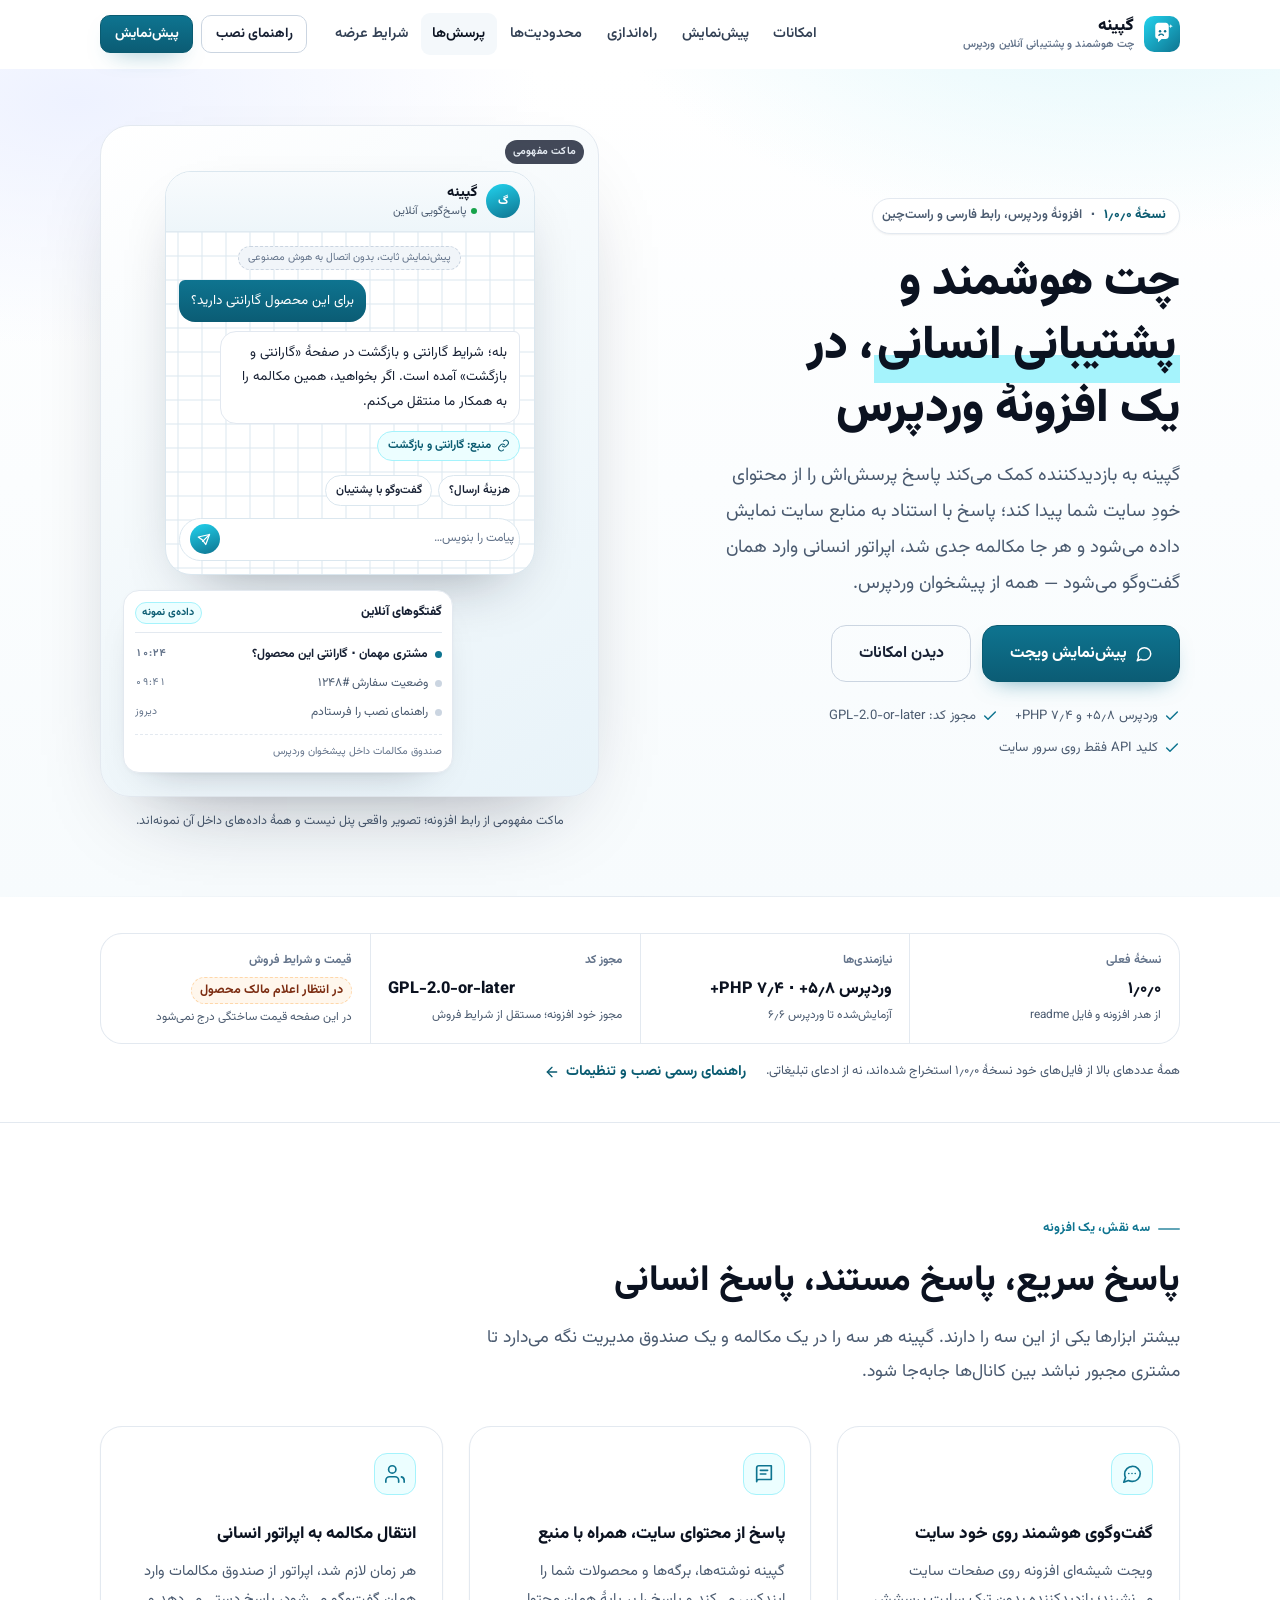
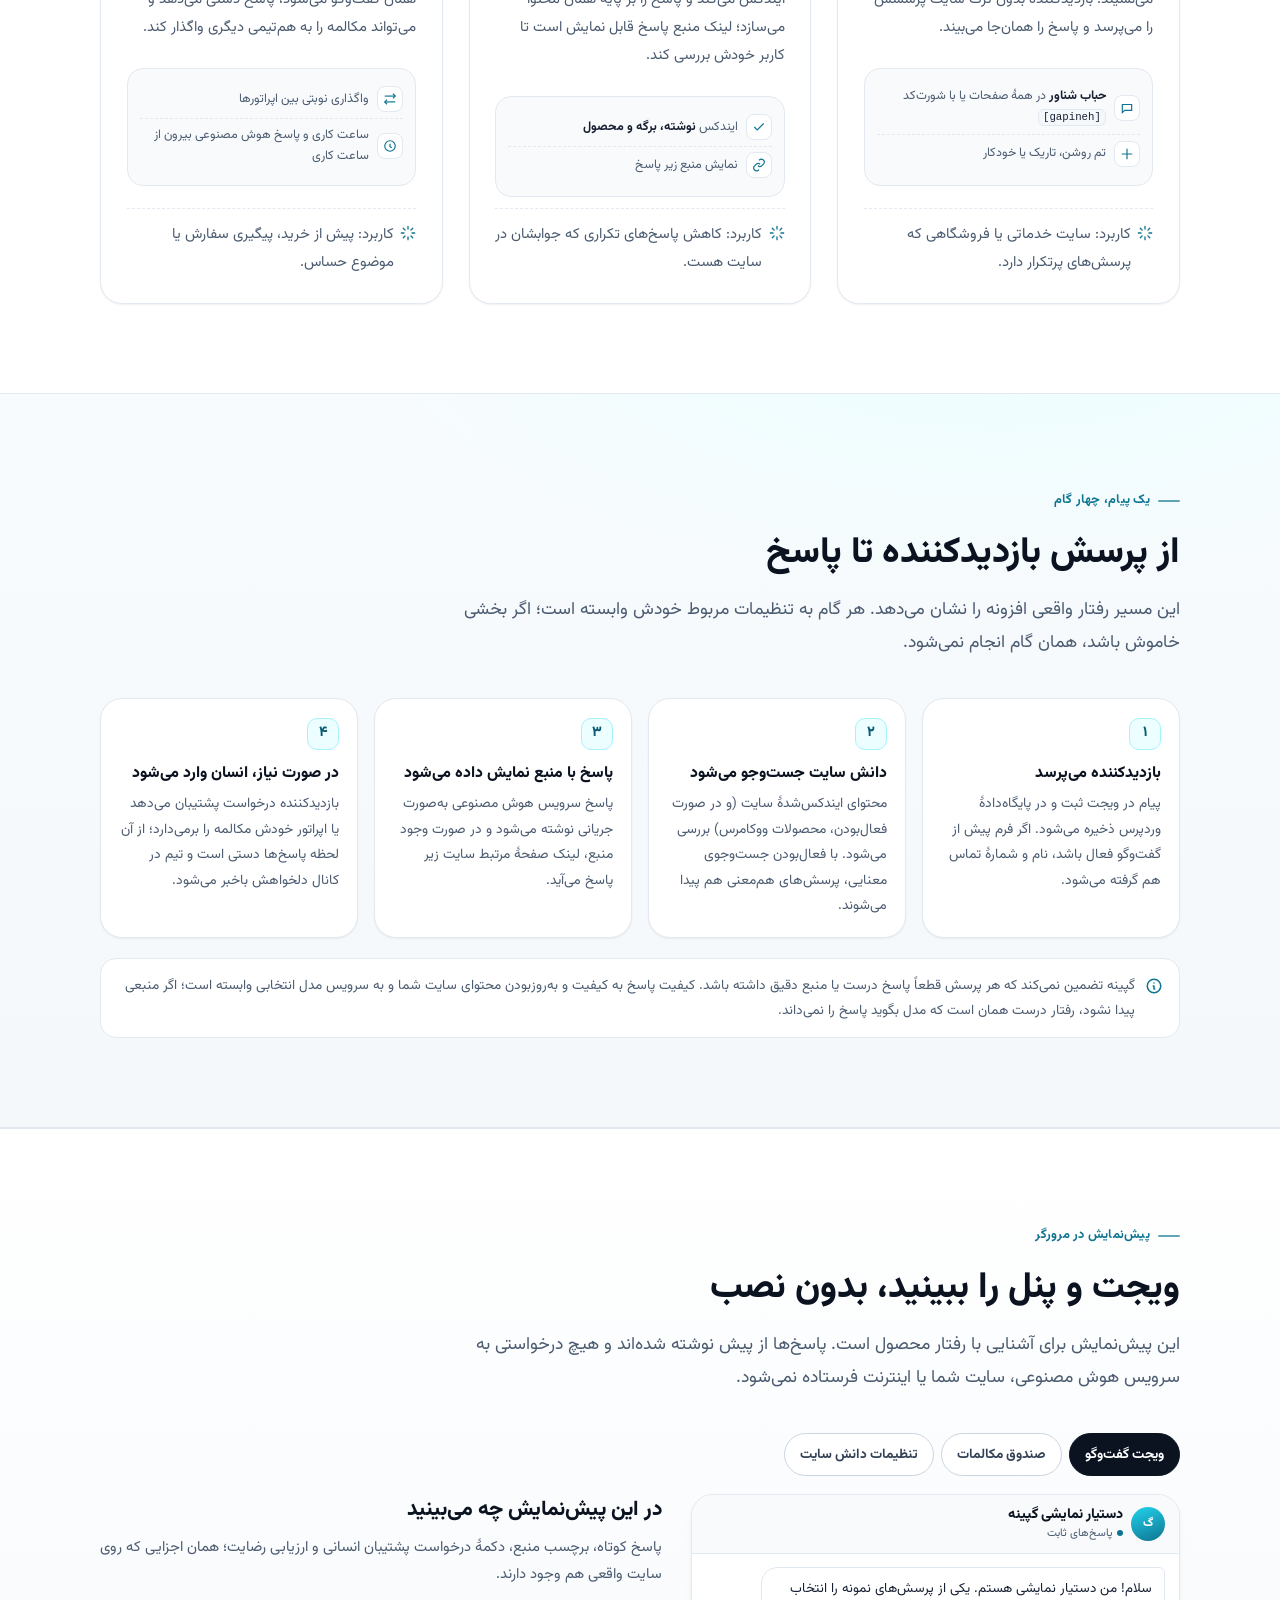
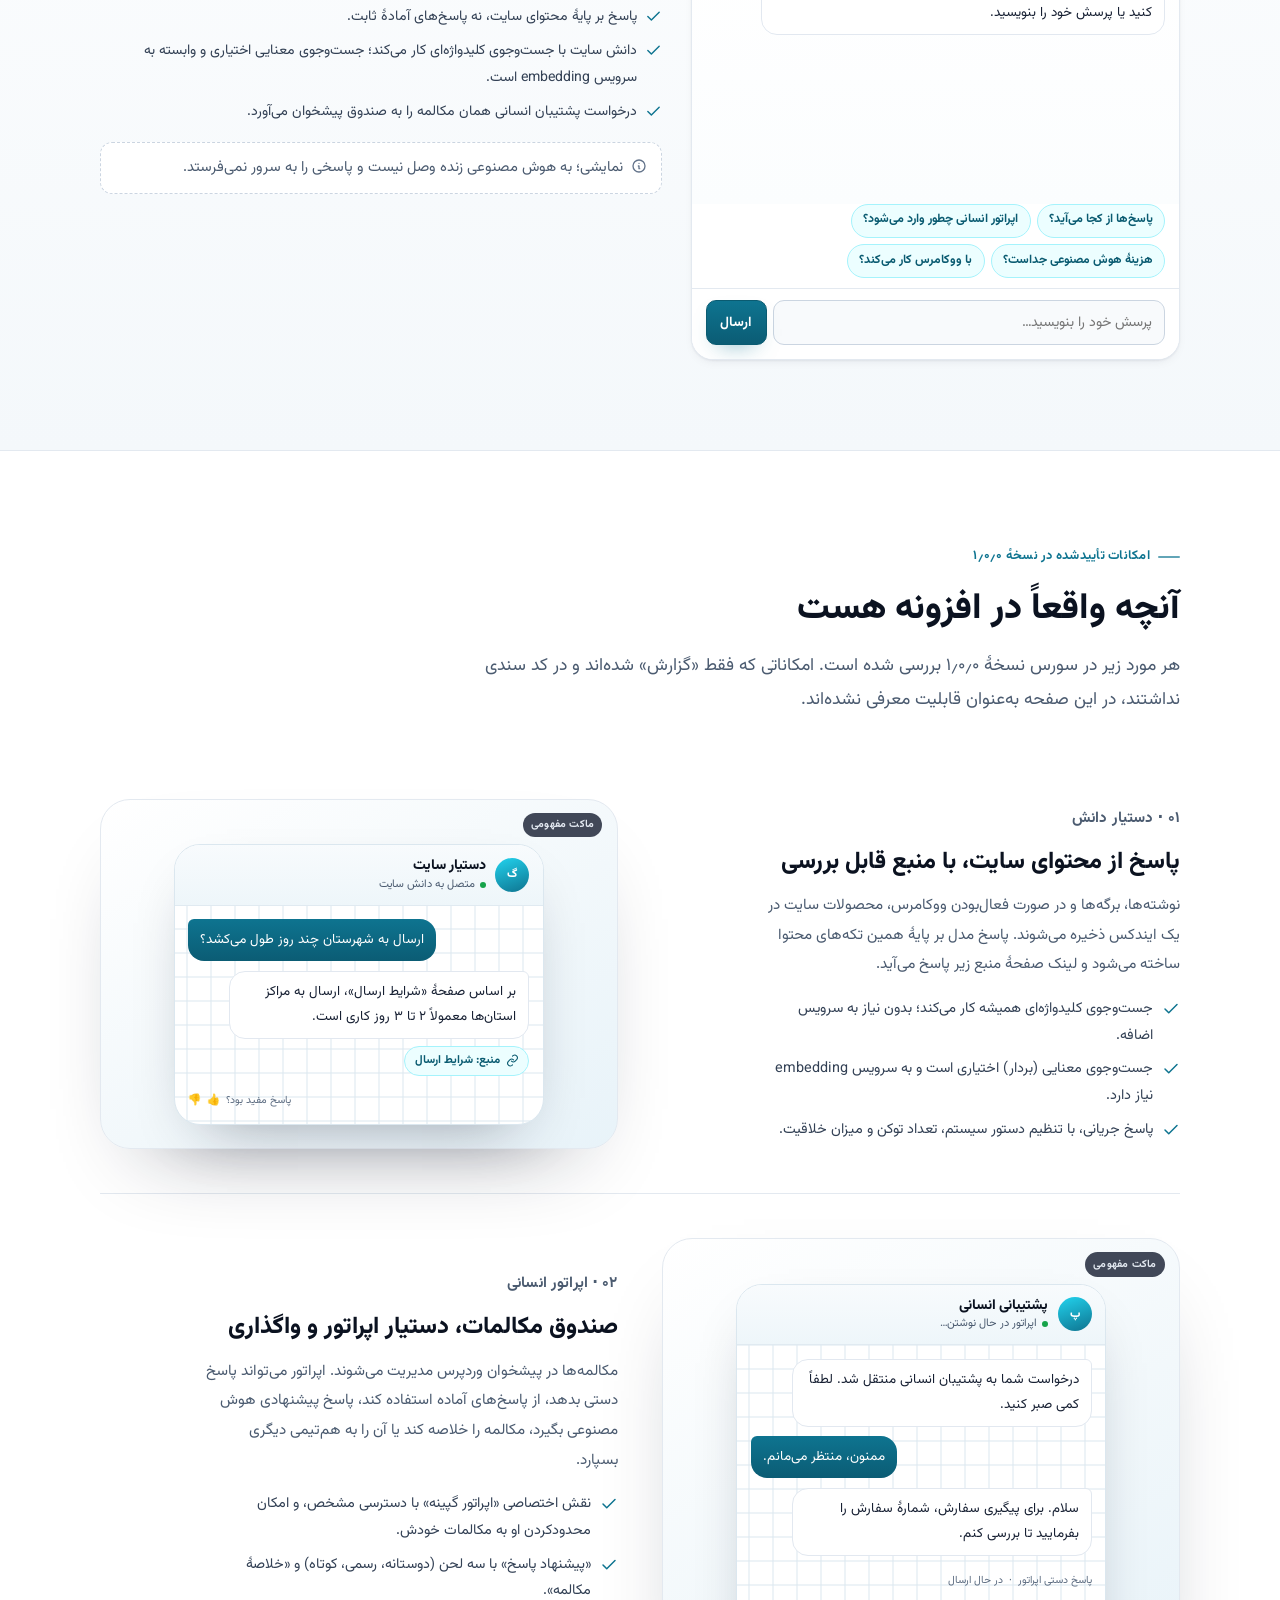
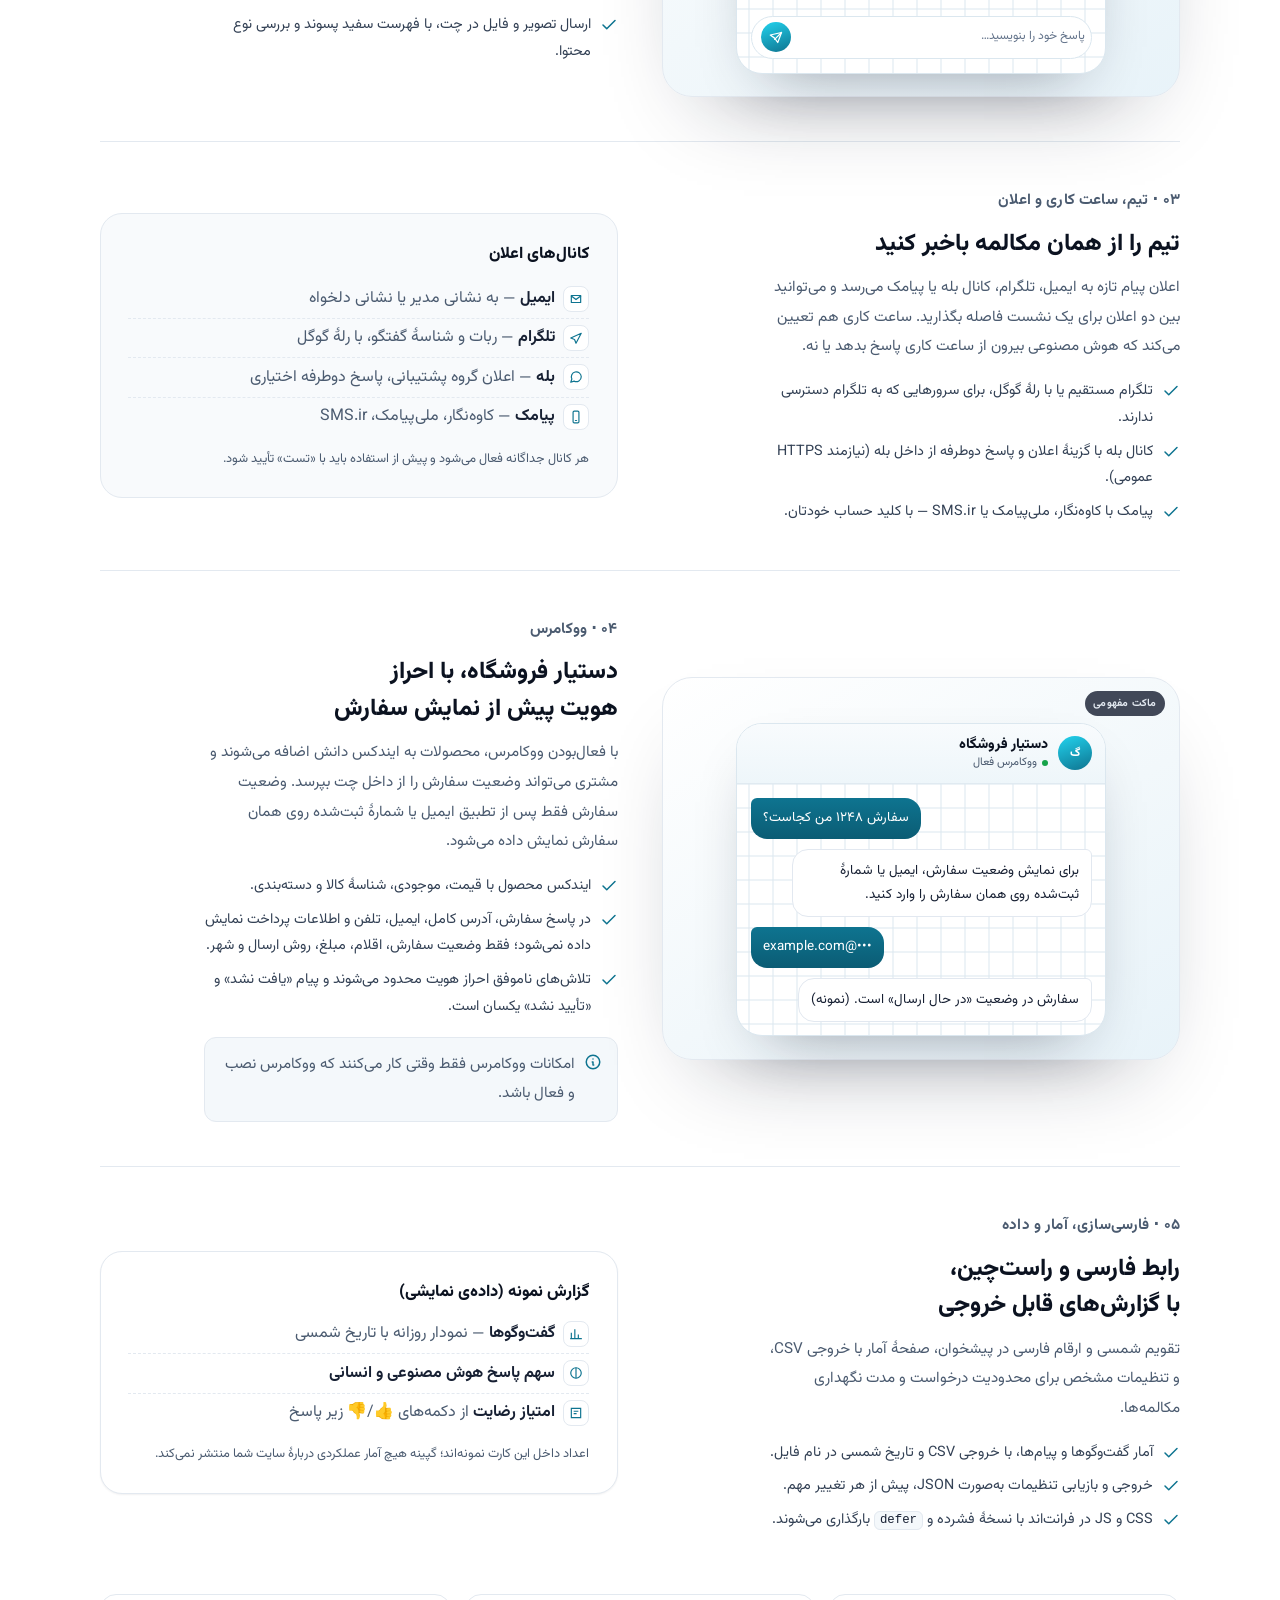
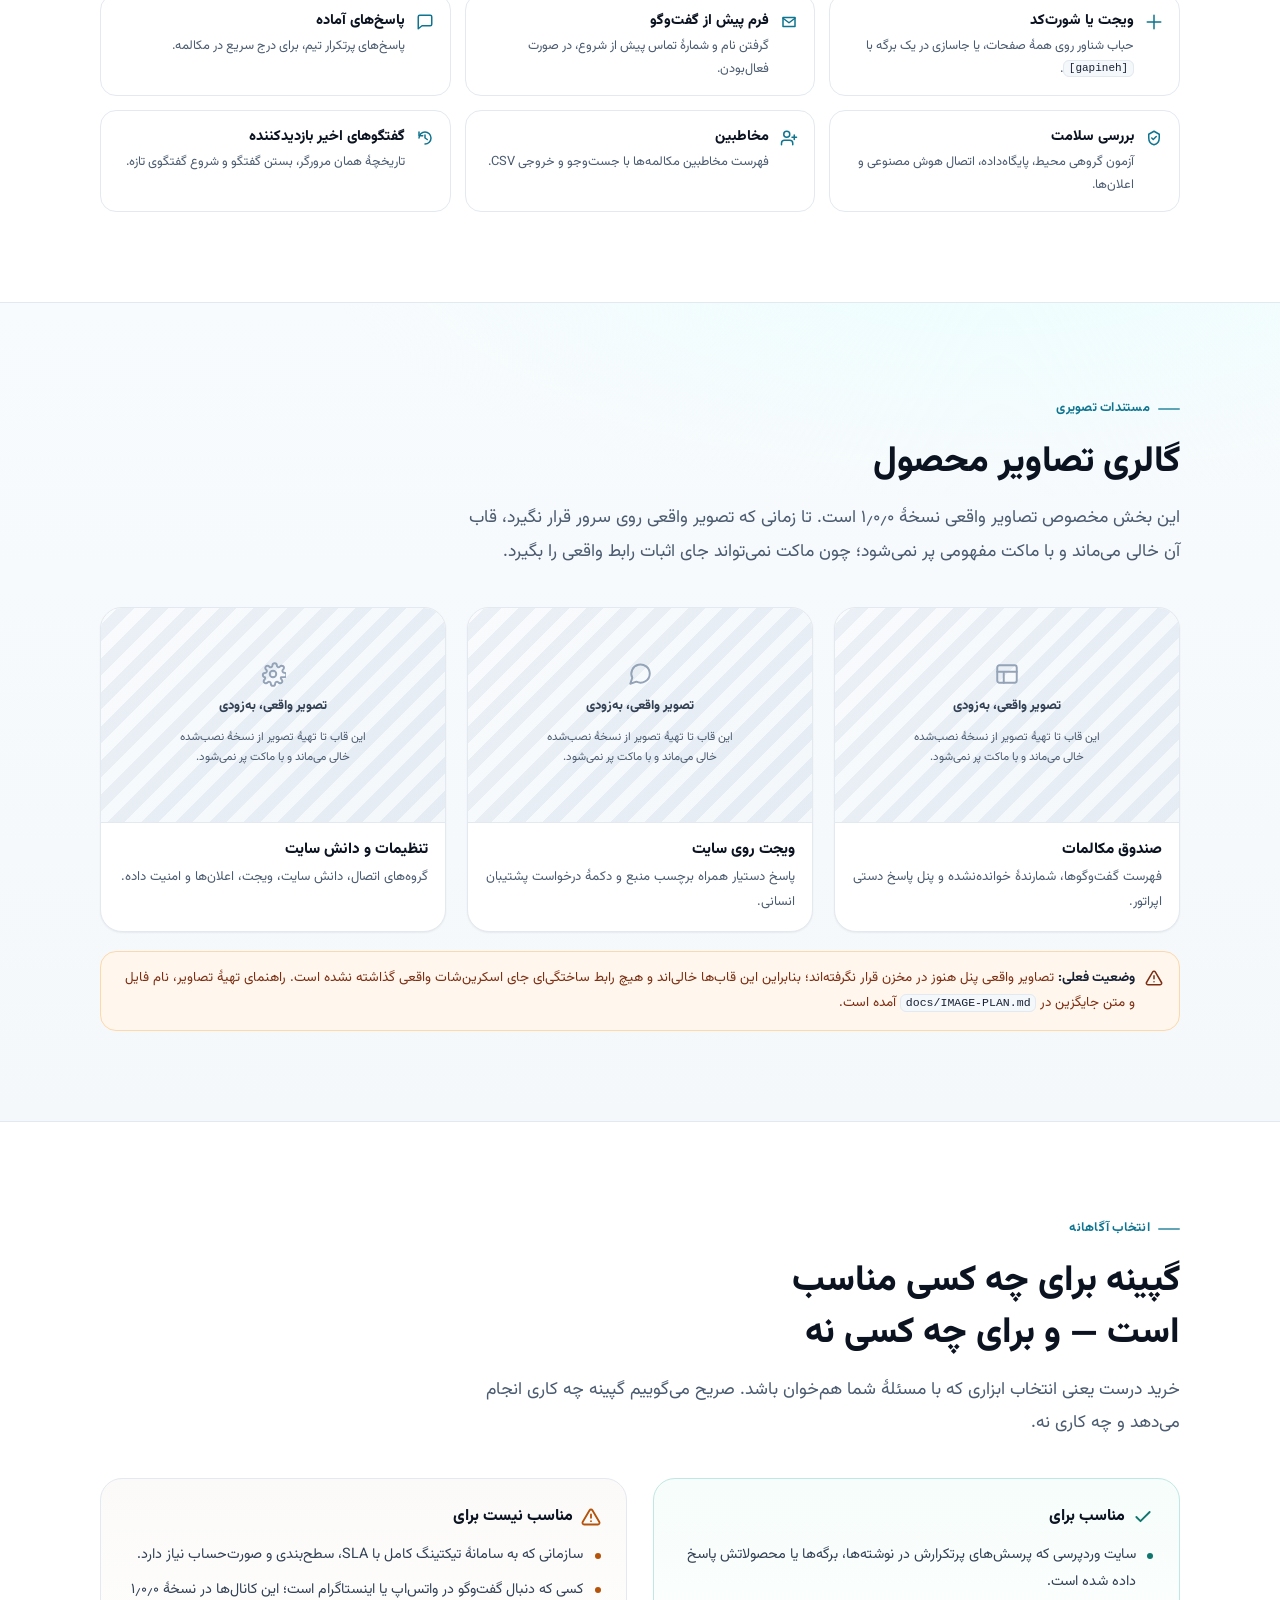
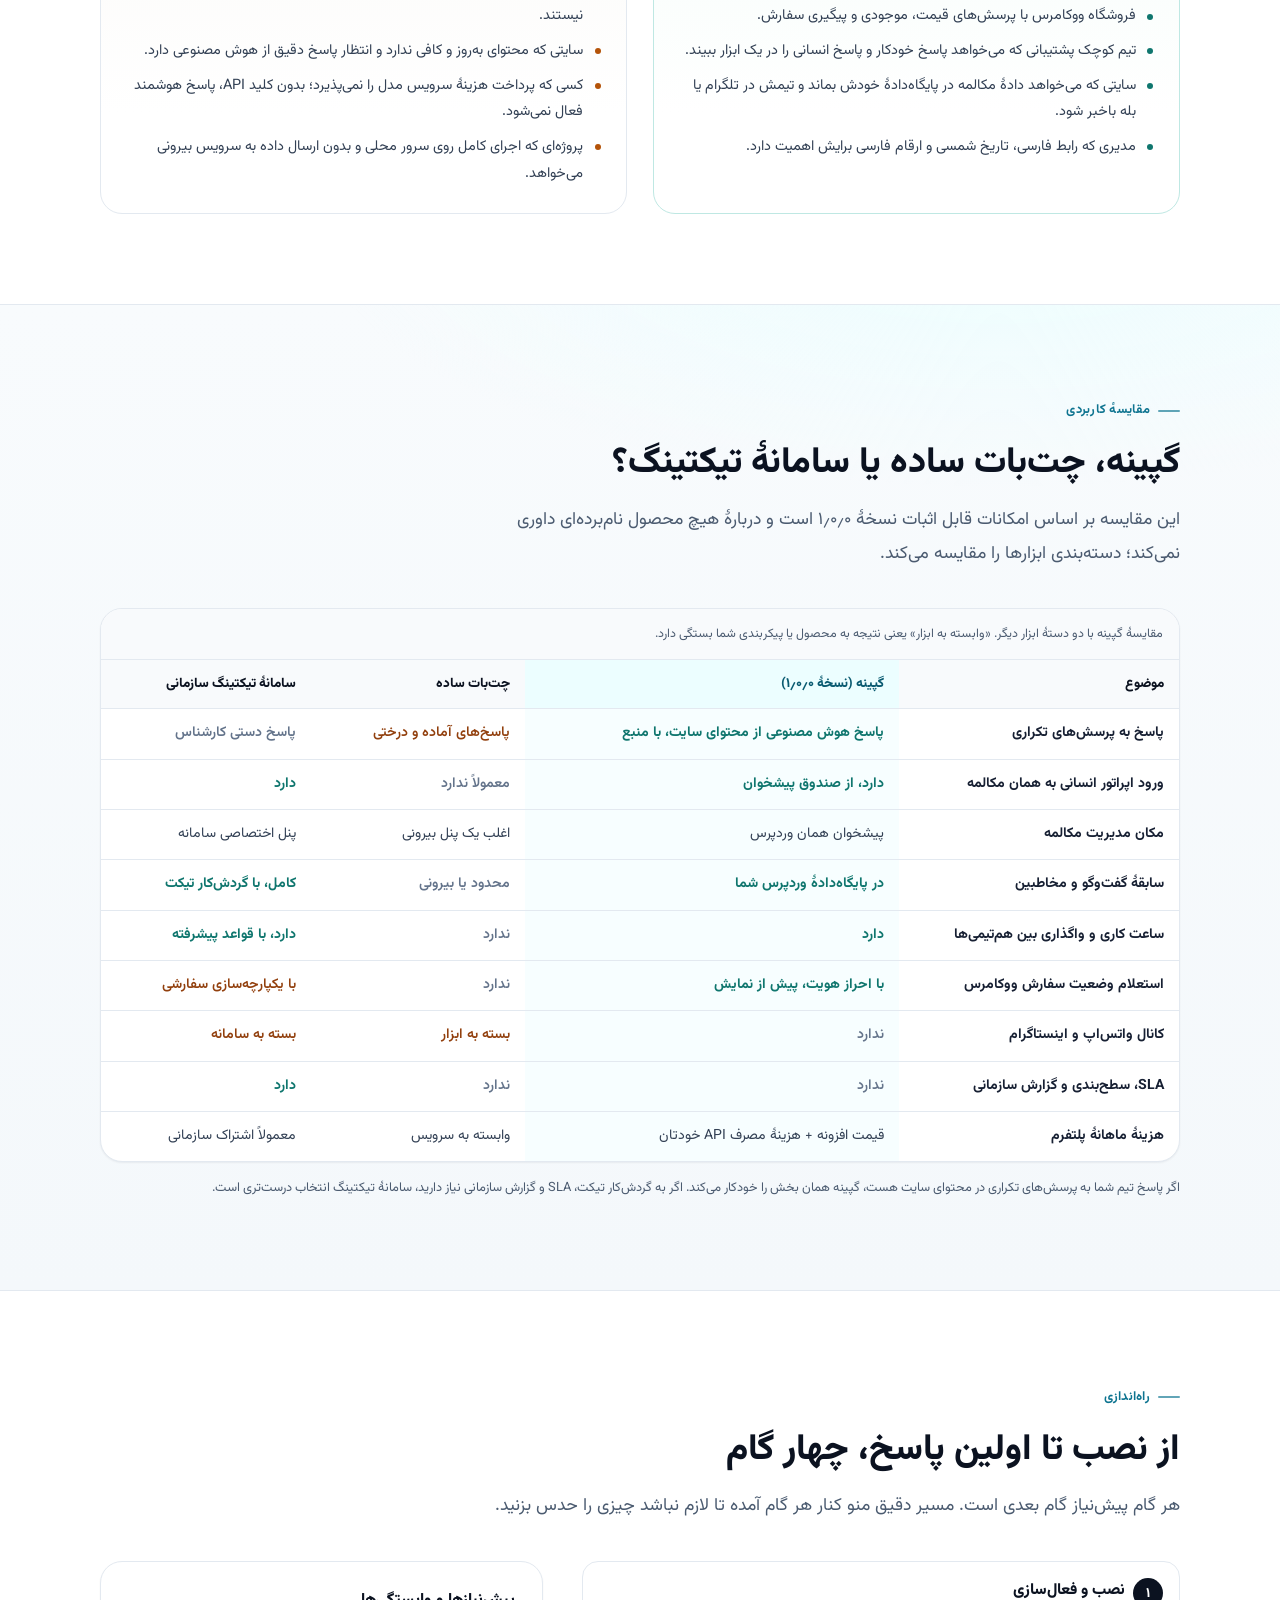
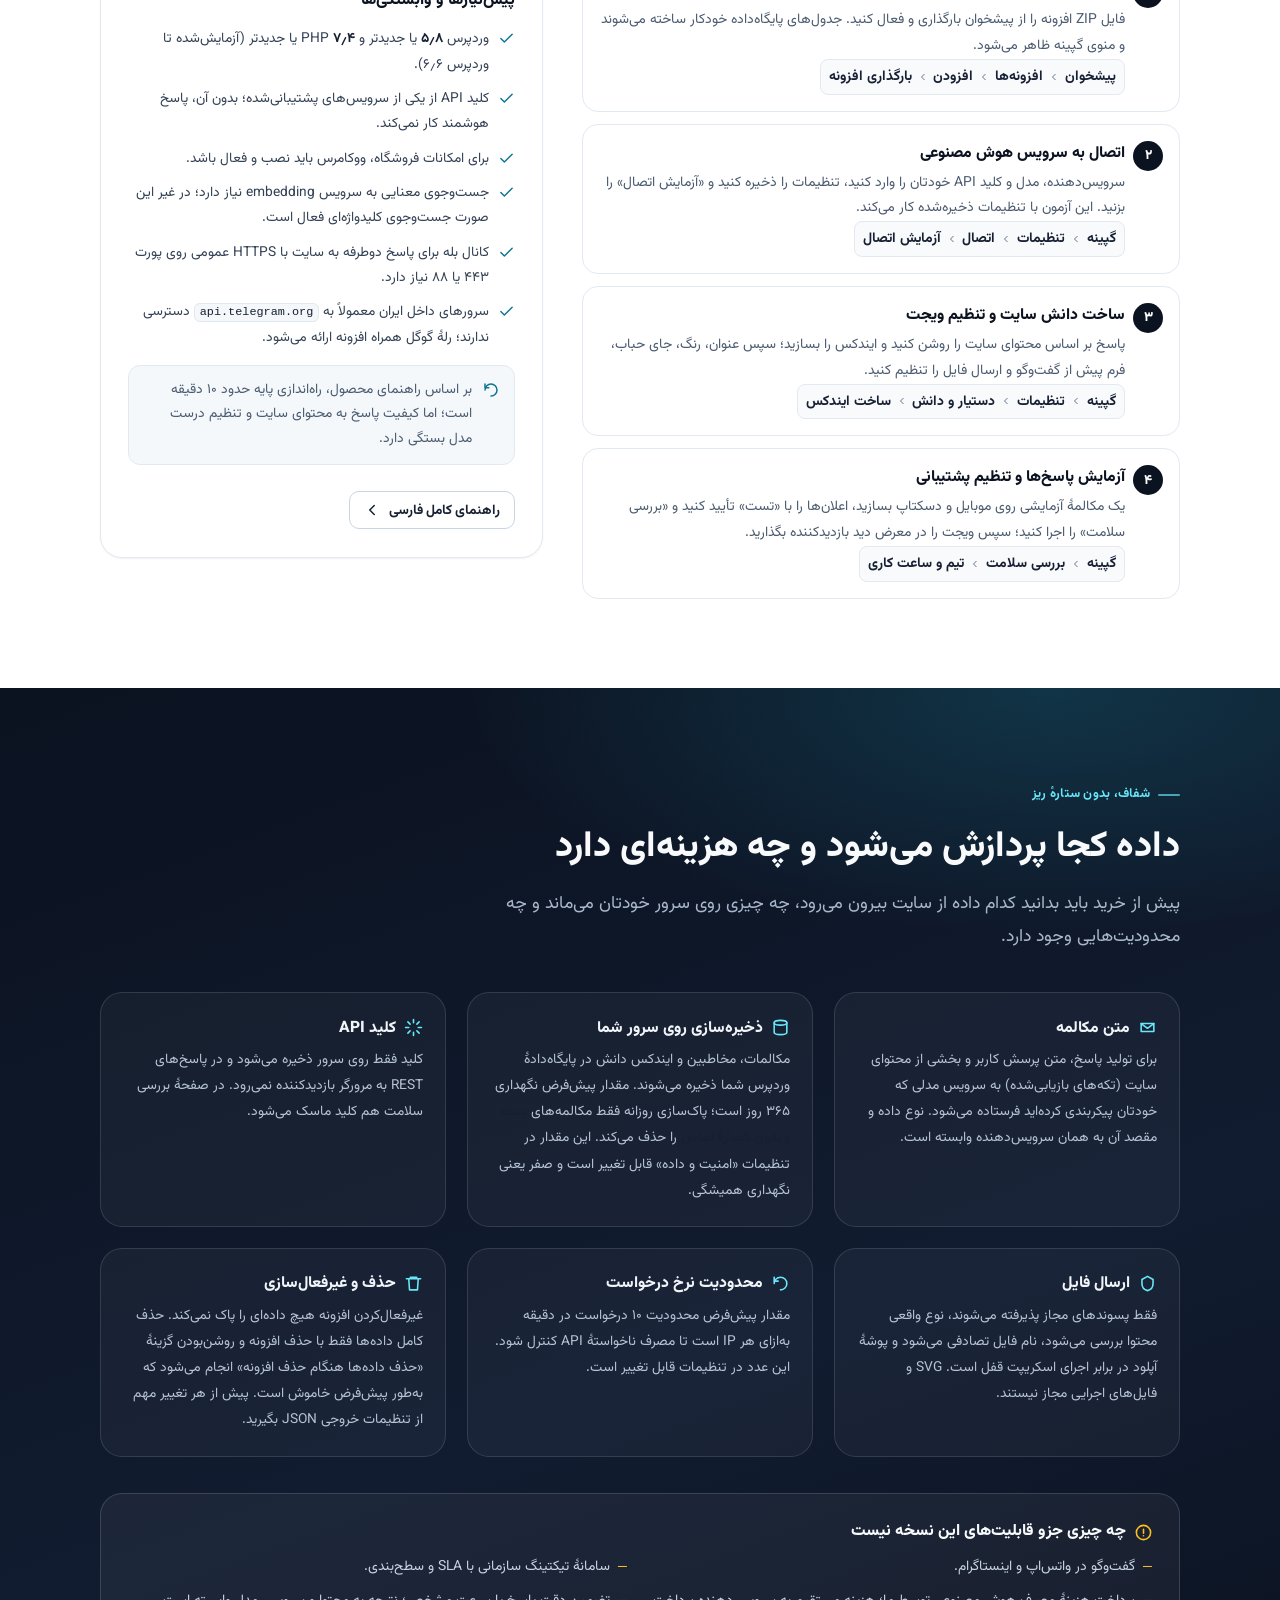
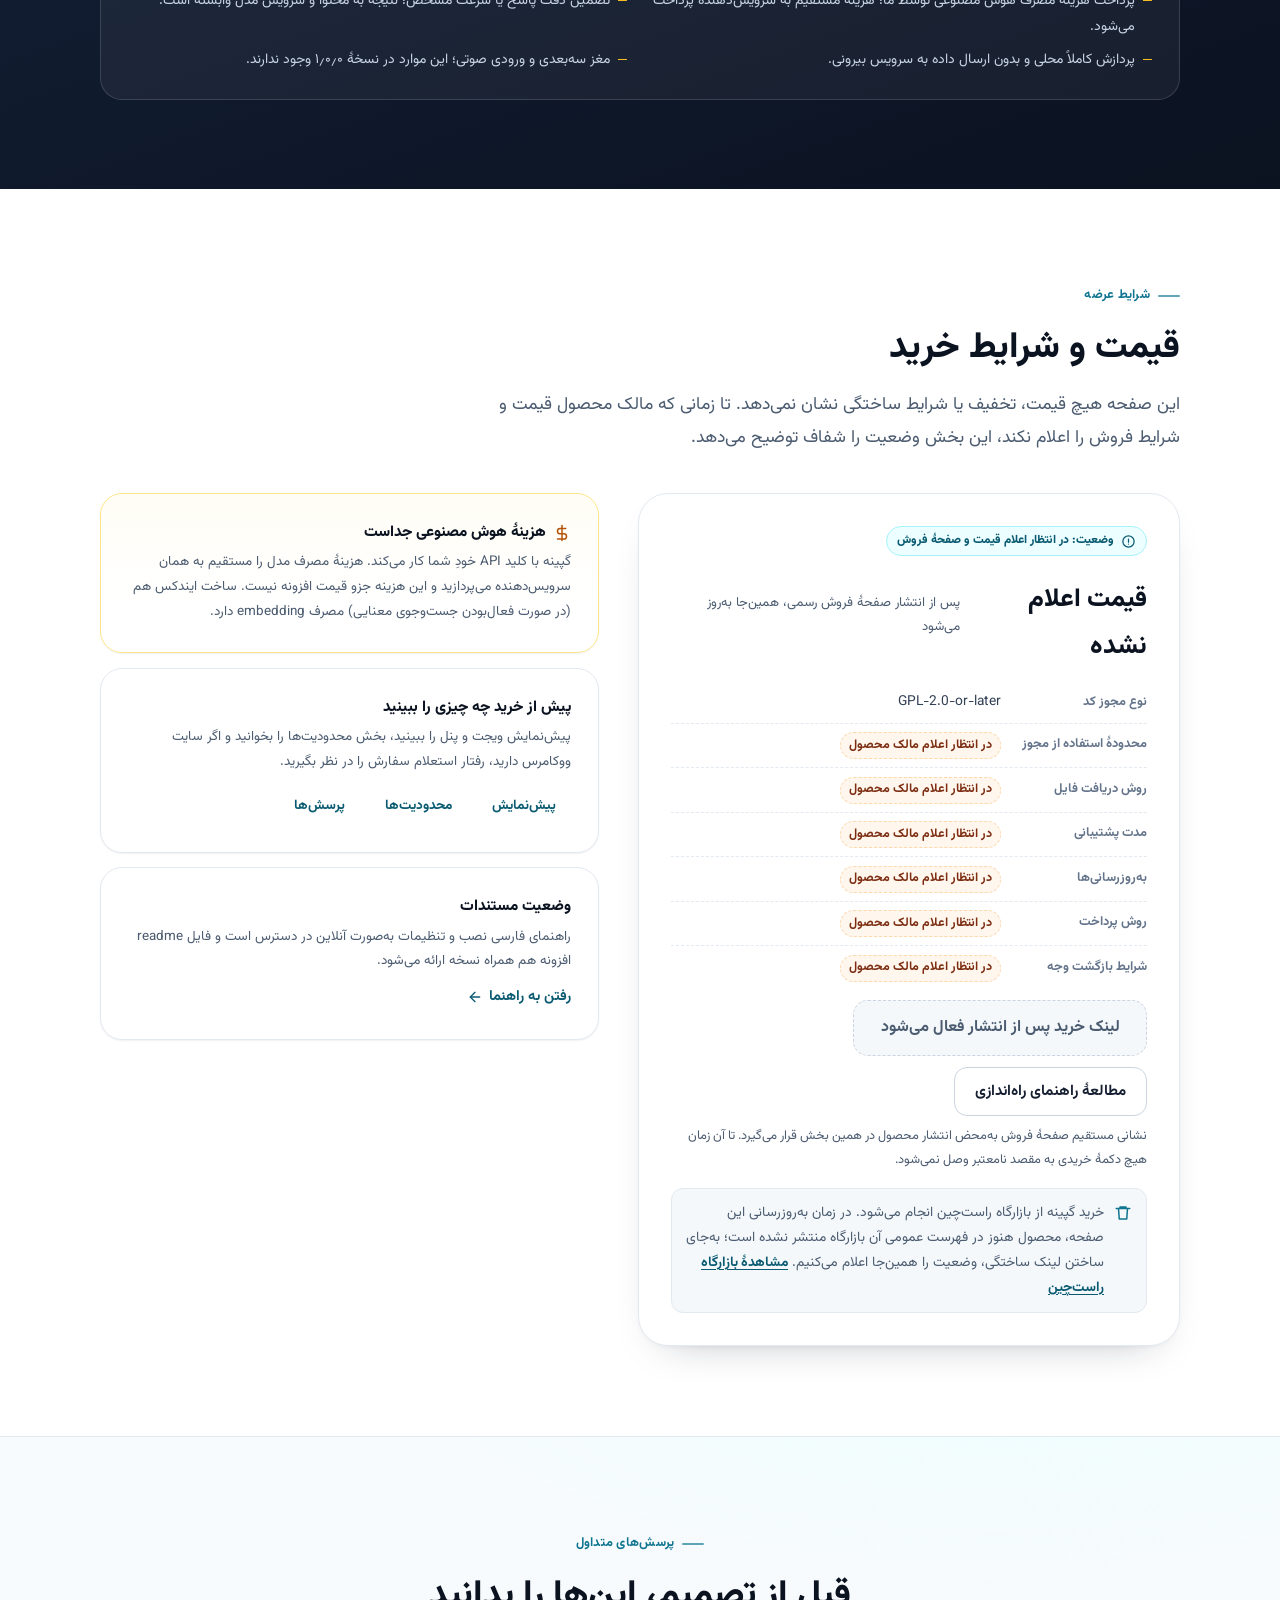
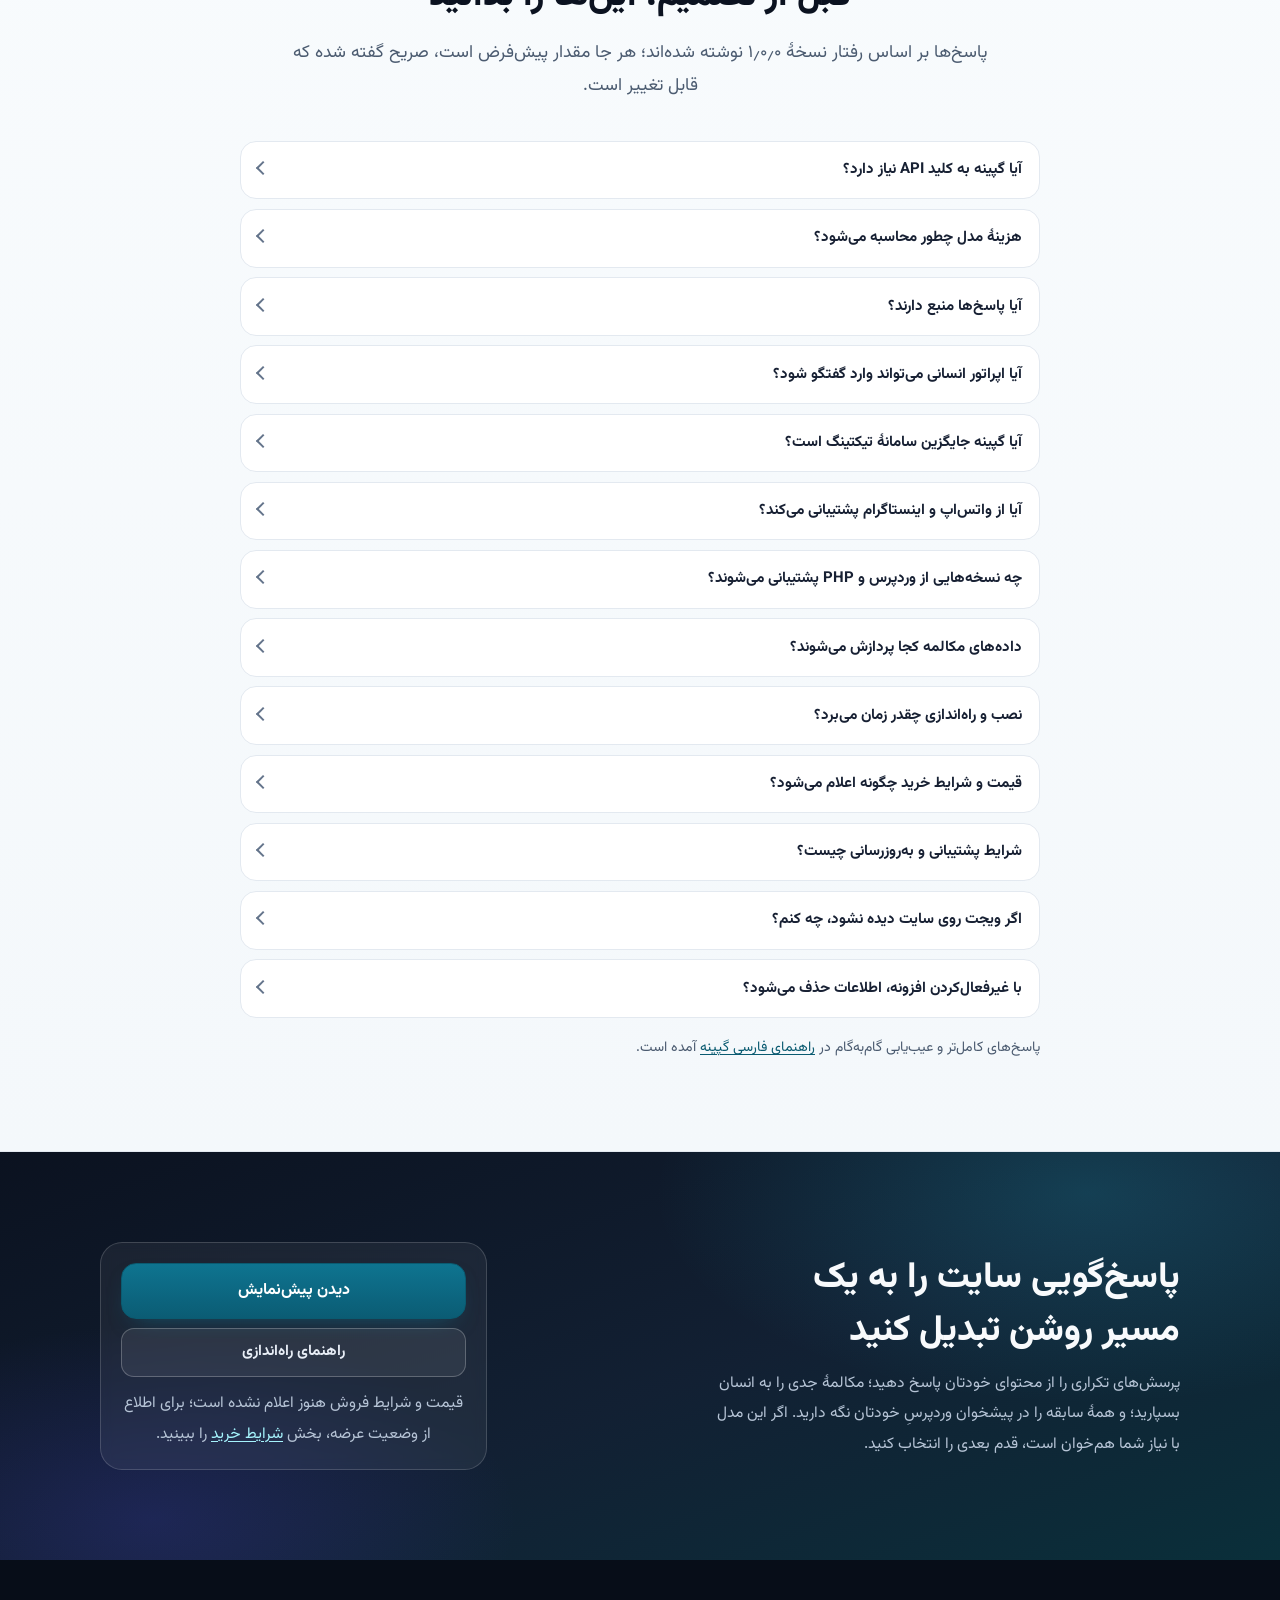
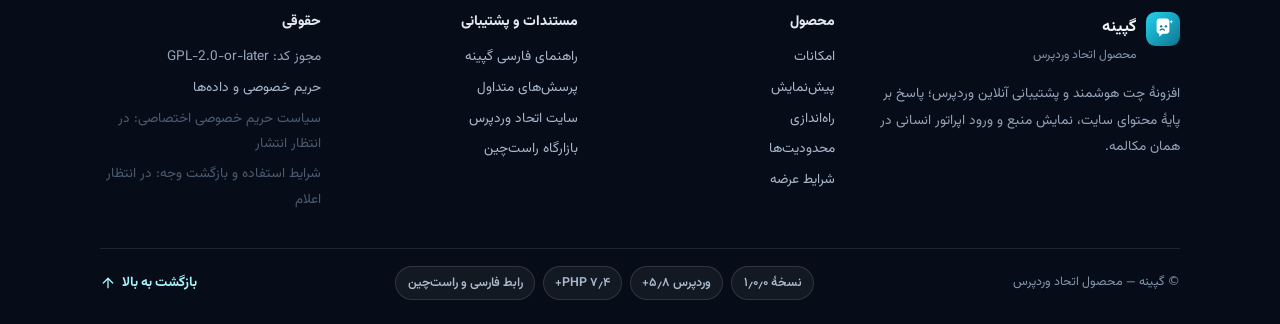
<file: index.html>
<!DOCTYPE html>
<html lang="fa" dir="rtl">
<head>
  <meta charset="utf-8">
  <meta name="viewport" content="width=device-width, initial-scale=1">

  <title>گپینه | چت هوشمند و پشتیبانی انسانی در یک افزونهٔ وردپرس</title>
  <meta name="description" content="گپینه افزونهٔ وردپرس چت هوشمند و پشتیبانی آنلاین است: پاسخ از محتوای سایت با نمایش منبع، صندوق مکالمات و ورود اپراتور انسانی. رابط فارسی و راست‌چین.">
  <link rel="canonical" href="https://etehadwp.com/gapineh/">
  <meta name="theme-color" content="#0e7490">
  <meta name="robots" content="index, follow, max-image-preview:large">

  <!-- Open Graph -->
  <meta property="og:type" content="website">
  <meta property="og:locale" content="fa_IR">
  <meta property="og:site_name" content="گپینه">
  <meta property="og:title" content="گپینه | چت هوشمند و پشتیبانی انسانی در یک افزونهٔ وردپرس">
  <meta property="og:description" content="پاسخ هوش مصنوعی از دانش سایت، همراه با منبع؛ و اپراتور انسانی در همان مکالمه. افزونهٔ وردپرس با رابط فارسی و راست‌چین.">
  <meta property="og:url" content="https://etehadwp.com/gapineh/">
  <meta property="og:image" content="https://etehadwp.com/gapineh/assets/img/og-cover.png">
  <meta property="og:image:width" content="1200">
  <meta property="og:image:height" content="630">
  <meta property="og:image:alt" content="گپینه؛ چت هوشمند و پشتیبانی انسانی در یک افزونهٔ وردپرس">

  <!-- Twitter -->
  <meta name="twitter:card" content="summary_large_image">
  <meta name="twitter:title" content="گپینه | چت هوشمند و پشتیبانی انسانی در یک افزونهٔ وردپرس">
  <meta name="twitter:description" content="پاسخ هوش مصنوعی از دانش سایت، همراه با منبع؛ و اپراتور انسانی در همان مکالمه.">
  <meta name="twitter:image" content="https://etehadwp.com/gapineh/assets/img/og-cover.png">

  <link rel="icon" href="assets/img/favicon.svg" type="image/svg+xml">
  <link rel="icon" href="assets/img/favicon-32.png" sizes="32x32" type="image/png">
  <link rel="apple-touch-icon" href="assets/img/apple-touch-icon.png">

  <!-- فونت و استایل صفحه: هر دو محلی، بدون درخواست به دامنهٔ خارجی -->
  <link rel="preload" href="assets/fonts/vazirmatn-persian.woff2" as="font" type="font/woff2" crossorigin>
  <link rel="stylesheet" href="assets/css/main.css">
</head>
<body id="top">
  <a class="skip-link" href="#main">پرش به محتوای اصلی</a>

  <!-- =================================================================
       ۰۱ · هدر
       ================================================================= -->
  <header class="site-header" id="siteHeader">
    <div class="container header__inner">
      <a class="brand" href="#top" aria-label="گپینه — بازگشت به بالای صفحه">
        <img src="assets/img/brand-mark.svg" width="36" height="36" alt="" decoding="async">
        <span class="brand__text">
          <span class="brand__name">گپینه</span>
          <span class="brand__sub">چت هوشمند و پشتیبانی آنلاین وردپرس</span>
        </span>
      </a>

      <nav class="nav" id="primaryNav" aria-label="ناوبری اصلی">
        <ul>
          <li><a href="#features">امکانات</a></li>
          <li><a href="#demo">پیش‌نمایش</a></li>
          <li><a href="#setup">راه‌اندازی</a></li>
          <li><a href="#privacy">محدودیت‌ها</a></li>
          <li><a href="#faq">پرسش‌ها</a></li>
          <li><a href="#purchase">شرایط عرضه</a></li>
        </ul>
      </nav>

      <div class="header__actions">
        <a class="btn btn--ghost btn--sm" href="https://etehadwp.com/gapineh/guide.html" rel="noopener">راهنمای نصب</a>
        <a class="btn btn--primary btn--sm" href="#demo">پیش‌نمایش</a>
        <button class="nav-toggle" id="navToggle" type="button" aria-expanded="false" aria-controls="primaryNav">
          <svg class="nav-toggle__open" viewBox="0 0 24 24" fill="none" stroke="currentColor" stroke-width="2" stroke-linecap="round" aria-hidden="true"><path d="M4 7h16M4 12h16M4 17h16"/></svg>
          <svg class="nav-toggle__close" viewBox="0 0 24 24" fill="none" stroke="currentColor" stroke-width="2" stroke-linecap="round" aria-hidden="true"><path d="M6 6l12 12M18 6L6 18"/></svg>
          <span>منو</span>
        </button>
      </div>
    </div>
  </header>

  <main id="main">

    <!-- =================================================================
         ۰۲ · قهرمان صفحه
         ================================================================= -->
    <section class="hero" aria-labelledby="heroTitle">
      <div class="container">
        <div class="hero__grid">
          <div class="hero__copy">
            <p class="hero__badge">
              <b>نسخهٔ ۱٫۰٫۰</b>
              <span aria-hidden="true">·</span>
              <span>افزونهٔ وردپرس، رابط فارسی و راست‌چین</span>
            </p>

            <h1 id="heroTitle">
              چت هوشمند و <span class="hl">پشتیبانی انسانی</span>،
              در یک افزونهٔ وردپرس
            </h1>

            <p class="hero__lead">
              گپینه به بازدیدکننده کمک می‌کند پاسخ پرسش‌اش را از محتوای خودِ سایت شما پیدا کند؛
              پاسخ با استناد به منابع سایت نمایش داده می‌شود و هر جا مکالمه جدی شد،
              اپراتور انسانی وارد همان گفت‌وگو می‌شود — همه از پیشخوان وردپرس.
            </p>

            <div class="btn-row hero__actions">
              <a class="btn btn--primary btn--lg" href="#demo">
                <svg viewBox="0 0 24 24" fill="none" stroke="currentColor" stroke-width="2" stroke-linecap="round" stroke-linejoin="round" aria-hidden="true"><path d="M21 11.5a8.4 8.4 0 0 1-9 8.5 9 9 0 0 1-3.9-.9L3 21l1.9-5a8.4 8.4 0 0 1-.9-3.9 8.5 8.5 0 0 1 8.5-8.5 8.4 8.4 0 0 1 8.5 8.5Z"/></svg>
                پیش‌نمایش ویجت
              </a>
              <a class="btn btn--ghost btn--lg" href="#features">دیدن امکانات</a>
            </div>

            <p class="hero__microproof">
              <span>
                <svg viewBox="0 0 24 24" fill="none" stroke="currentColor" stroke-width="2.2" stroke-linecap="round" stroke-linejoin="round" aria-hidden="true"><path d="M20 6 9 17l-5-5"/></svg>
                وردپرس ۵٫۸+ و PHP ۷٫۴+
              </span>
              <span>
                <svg viewBox="0 0 24 24" fill="none" stroke="currentColor" stroke-width="2.2" stroke-linecap="round" stroke-linejoin="round" aria-hidden="true"><path d="M20 6 9 17l-5-5"/></svg>
                مجوز کد: GPL-2.0-or-later
              </span>
              <span>
                <svg viewBox="0 0 24 24" fill="none" stroke="currentColor" stroke-width="2.2" stroke-linecap="round" stroke-linejoin="round" aria-hidden="true"><path d="M20 6 9 17l-5-5"/></svg>
                کلید API فقط روی سرور سایت
              </span>
            </p>
          </div>

          <div class="hero__visual">
            <!-- ماکت مفهومی: داده‌های درون آن نمونه است و رابط ساختگی به‌عنوان
                 اسکرین‌شات واقعی معرفی نمی‌شود. -->
            <div class="mock" role="img" aria-label="ماکت مفهومی ویجت گفت‌وگوی گپینه: پرسش بازدیدکننده، پاسخ دستیار همراه با لینک منبع، و دکمهٔ گفت‌وگو با اپراتور انسانی">
              <span class="mock__label">ماکت مفهومی</span>

              <div class="widget" aria-hidden="true">
                <div class="widget__head">
                  <span class="widget__avatar">گ</span>
                  <span class="widget__id">
                    <span class="widget__name">گپینه</span>
                    <span class="widget__status">پاسخ‌گویی آنلاین</span>
                  </span>
                </div>
                <div class="widget__body">
                  <span class="widget__demo-flag">پیش‌نمایش ثابت، بدون اتصال به هوش مصنوعی</span>
                  <div class="bubble bubble--out">برای این محصول گارانتی دارید؟</div>
                  <div class="bubble bubble--in">
                    بله؛ شرایط گارانتی و بازگشت در صفحهٔ «گارانتی و بازگشت» آمده است.
                    اگر بخواهید، همین مکالمه را به همکار ما منتقل می‌کنم.
                  </div>
                  <span class="source-chip">
                    <svg viewBox="0 0 24 24" fill="none" stroke="currentColor" stroke-width="2" stroke-linecap="round" stroke-linejoin="round" aria-hidden="true"><path d="M10 13a5 5 0 0 0 7 0l3-3a5 5 0 0 0-7-7l-1 1"/><path d="M14 11a5 5 0 0 0-7 0l-3 3a5 5 0 0 0 7 7l1-1"/></svg>
                    منبع: گارانتی و بازگشت
                  </span>
                </div>
                <div class="widget__quick">
                  <span class="chip">هزینهٔ ارسال؟</span>
                  <span class="chip">گفت‌وگو با پشتیبان</span>
                </div>
                <div class="widget__foot">
                  <span>پیامت را بنویس…</span>
                  <span class="widget__send">
                    <svg viewBox="0 0 24 24" fill="none" stroke="currentColor" stroke-width="2" stroke-linecap="round" stroke-linejoin="round" aria-hidden="true"><path d="M20 4 9 15"/><path d="M20 4l-6 16-5-7-7-5 18-4Z"/></svg>
                  </span>
                </div>
              </div>

              <div class="inbox-mini" aria-hidden="true">
                <div class="inbox-mini__head">
                  <span>گفتگوهای آنلاین</span>
                  <span class="inbox-mini__badge">داده‌ی نمونه</span>
                </div>
                <div class="inbox-mini__row is-active">
                  <span class="inbox-mini__dot"></span>
                  <span>مشتری مهمان · گارانتی این محصول؟</span>
                  <span class="inbox-mini__time">۱۰:۲۴</span>
                </div>
                <div class="inbox-mini__row">
                  <span class="inbox-mini__dot"></span>
                  <span>وضعیت سفارش #۱۲۴۸</span>
                  <span class="inbox-mini__time">۰۹:۴۱</span>
                </div>
                <div class="inbox-mini__row">
                  <span class="inbox-mini__dot"></span>
                  <span>راهنمای نصب را فرستادم</span>
                  <span class="inbox-mini__time">دیروز</span>
                </div>
                <div class="inbox-mini__foot">صندوق مکالمات داخل پیشخوان وردپرس</div>
              </div>
            </div>

            <p class="hero__caption">
              ماکت مفهومی از رابط افزونه؛ تصویر واقعی پنل نیست و همهٔ داده‌های داخل آن نمونه‌اند.
            </p>
          </div>
        </div>
      </div>
    </section>

    <!-- =================================================================
         ۰۳ · واقعیت‌های محصول (فقط داده‌های قابل راستی‌آزمایی)
         ================================================================= -->
    <section class="facts" id="facts" aria-labelledby="factsTitle">
      <div class="container">
        <h2 id="factsTitle" class="visually-hidden">مشخصات تأییدشدهٔ محصول</h2>

        <div class="facts__grid">
          <div class="fact">
            <span class="fact__label">نسخهٔ فعلی</span>
            <span class="fact__value">۱٫۰٫۰</span>
            <span class="fact__note">از هدر افزونه و فایل readme</span>
          </div>
          <div class="fact">
            <span class="fact__label">نیازمندی‌ها</span>
            <span class="fact__value">وردپرس ۵٫۸+ · PHP ۷٫۴+</span>
            <span class="fact__note">آزمایش‌شده تا وردپرس ۶٫۶</span>
          </div>
          <div class="fact">
            <span class="fact__label">مجوز کد</span>
            <span class="fact__value" dir="ltr">GPL-2.0-or-later</span>
            <span class="fact__note">مجوز خود افزونه؛ مستقل از شرایط فروش</span>
          </div>
          <div class="fact">
            <span class="fact__label">قیمت و شرایط فروش</span>
            <span class="fact__value"><span class="pending" data-config="price">در انتظار اعلام مالک محصول</span></span>
            <span class="fact__note">در این صفحه قیمت ساختگی درج نمی‌شود</span>
          </div>
        </div>

        <p class="facts__foot">
          <span>
            همهٔ عددهای بالا از فایل‌های خود نسخهٔ ۱٫۰٫۰ استخراج شده‌اند، نه از ادعای تبلیغاتی.
          </span>
          <a class="link-arrow" href="https://etehadwp.com/gapineh/guide.html" rel="noopener">
            راهنمای رسمی نصب و تنظیمات
            <svg viewBox="0 0 24 24" fill="none" stroke="currentColor" stroke-width="2" stroke-linecap="round" stroke-linejoin="round" aria-hidden="true"><path d="M19 12H5"/><path d="m12 19-7-7 7-7"/></svg>
          </a>
        </p>
      </div>
    </section>

    <!-- =================================================================
         ۰۴ · ارزش‌های اصلی
         ================================================================= -->
    <section class="section" id="value" aria-labelledby="valueTitle">
      <div class="container">
        <div class="section-head">
          <p class="eyebrow">سه نقش، یک افزونه</p>
          <h2 id="valueTitle">پاسخ سریع، پاسخ مستند، پاسخ انسانی</h2>
          <p class="lede">
            بیشتر ابزارها یکی از این سه را دارند. گپینه هر سه را در یک مکالمه و یک صندوق
            مدیریت نگه می‌دارد تا مشتری مجبور نباشد بین کانال‌ها جابه‌جا شود.
          </p>
        </div>

        <div class="grid grid--3">
          <article class="value-card">
            <span class="icon-badge">
              <svg viewBox="0 0 24 24" fill="none" stroke="currentColor" stroke-width="1.8" stroke-linecap="round" stroke-linejoin="round" aria-hidden="true"><path d="M21 11.5a8.4 8.4 0 0 1-9 8.5 9 9 0 0 1-3.9-.9L3 21l1.9-5a8.4 8.4 0 0 1-.9-3.9 8.5 8.5 0 0 1 8.5-8.5 8.4 8.4 0 0 1 8.5 8.5Z"/><path d="M8.5 11.5h.01M12 11.5h.01M15.5 11.5h.01"/></svg>
            </span>
            <h3>گفت‌وگوی هوشمند روی خود سایت</h3>
            <p>
              ویجت شیشه‌ای افزونه روی صفحات سایت می‌نشیند؛ بازدیدکننده بدون ترک سایت
              پرسشش را می‌پرسد و پاسخ را همان‌جا می‌بیند.
            </p>
            <div class="value-card__visual" aria-hidden="true">
              <div class="mini-row">
                <span class="mini-row__icon"><svg viewBox="0 0 24 24" fill="none" stroke="currentColor" stroke-width="2" aria-hidden="true"><path d="M4 6h16v10H8l-4 4V6Z"/></svg></span>
                <span class="mini-row__text"><b>حباب شناور</b> در همهٔ صفحات یا با شورت‌کد <code>[gapineh]</code></span>
              </div>
              <div class="mini-row">
                <span class="mini-row__icon"><svg viewBox="0 0 24 24" fill="none" stroke="currentColor" stroke-width="2" aria-hidden="true"><path d="M12 3v18M3 12h18"/></svg></span>
                <span class="mini-row__text">تم روشن، تاریک یا خودکار</span>
              </div>
            </div>
            <p class="value-card__use">
              <svg viewBox="0 0 24 24" fill="none" stroke="currentColor" stroke-width="2" stroke-linecap="round" stroke-linejoin="round" aria-hidden="true"><path d="M12 2v4M12 18v4M4.9 4.9l2.8 2.8M16.3 16.3l2.8 2.8M2 12h4M18 12h4M4.9 19.1l2.8-2.8M16.3 7.7l2.8-2.8"/></svg>
              کاربرد: سایت خدماتی یا فروشگاهی که پرسش‌های پرتکرار دارد.
            </p>
          </article>

          <article class="value-card">
            <span class="icon-badge">
              <svg viewBox="0 0 24 24" fill="none" stroke="currentColor" stroke-width="1.8" stroke-linecap="round" stroke-linejoin="round" aria-hidden="true"><path d="M4 5.5A2.5 2.5 0 0 1 6.5 3H20v15H6.5A2.5 2.5 0 0 0 4 20.5v-15Z"/><path d="M8 8h8M8 12h6"/></svg>
            </span>
            <h3>پاسخ از محتوای سایت، همراه با منبع</h3>
            <p>
              گپینه نوشته‌ها، برگه‌ها و محصولات شما را ایندکس می‌کند و پاسخ را بر پایهٔ
              همان محتوا می‌سازد؛ لینک منبع پاسخ قابل نمایش است تا کاربر خودش بررسی کند.
            </p>
            <div class="value-card__visual" aria-hidden="true">
              <div class="mini-row">
                <span class="mini-row__icon"><svg viewBox="0 0 24 24" fill="none" stroke="currentColor" stroke-width="2" aria-hidden="true"><path d="M20 6 9 17l-5-5"/></svg></span>
                <span class="mini-row__text">ایندکس <b>نوشته، برگه و محصول</b></span>
              </div>
              <div class="mini-row">
                <span class="mini-row__icon"><svg viewBox="0 0 24 24" fill="none" stroke="currentColor" stroke-width="2" aria-hidden="true"><path d="M10 13a5 5 0 0 0 7 0l3-3a5 5 0 0 0-7-7l-1 1"/><path d="M14 11a5 5 0 0 0-7 0l-3 3a5 5 0 0 0 7 7l1-1"/></svg></span>
                <span class="mini-row__text">نمایش منبع زیر پاسخ</span>
              </div>
            </div>
            <p class="value-card__use">
              <svg viewBox="0 0 24 24" fill="none" stroke="currentColor" stroke-width="2" stroke-linecap="round" stroke-linejoin="round" aria-hidden="true"><path d="M12 2v4M12 18v4M4.9 4.9l2.8 2.8M16.3 16.3l2.8 2.8M2 12h4M18 12h4M4.9 19.1l2.8-2.8M16.3 7.7l2.8-2.8"/></svg>
              کاربرد: کاهش پاسخ‌های تکراری که جوابشان در سایت هست.
            </p>
          </article>

          <article class="value-card">
            <span class="icon-badge">
              <svg viewBox="0 0 24 24" fill="none" stroke="currentColor" stroke-width="1.8" stroke-linecap="round" stroke-linejoin="round" aria-hidden="true"><path d="M16 21v-2a4 4 0 0 0-4-4H6a4 4 0 0 0-4 4v2"/><circle cx="9" cy="7" r="4"/><path d="M22 21v-2a4 4 0 0 0-3-3.9"/></svg>
            </span>
            <h3>انتقال مکالمه به اپراتور انسانی</h3>
            <p>
              هر زمان لازم شد، اپراتور از صندوق مکالمات وارد همان گفت‌وگو می‌شود،
              پاسخ دستی می‌دهد و می‌تواند مکالمه را به هم‌تیمی دیگری واگذار کند.
            </p>
            <div class="value-card__visual" aria-hidden="true">
              <div class="mini-row">
                <span class="mini-row__icon"><svg viewBox="0 0 24 24" fill="none" stroke="currentColor" stroke-width="2" aria-hidden="true"><path d="M17 3l4 4-4 4"/><path d="M3 7h18"/><path d="M7 21l-4-4 4-4"/><path d="M21 17H3"/></svg></span>
                <span class="mini-row__text">واگذاری نوبتی بین اپراتورها</span>
              </div>
              <div class="mini-row">
                <span class="mini-row__icon"><svg viewBox="0 0 24 24" fill="none" stroke="currentColor" stroke-width="2" aria-hidden="true"><path d="M12 8v5l3 2"/><circle cx="12" cy="12" r="9"/></svg></span>
                <span class="mini-row__text">ساعت کاری و پاسخ هوش مصنوعی بیرون از ساعت کاری</span>
              </div>
            </div>
            <p class="value-card__use">
              <svg viewBox="0 0 24 24" fill="none" stroke="currentColor" stroke-width="2" stroke-linecap="round" stroke-linejoin="round" aria-hidden="true"><path d="M12 2v4M12 18v4M4.9 4.9l2.8 2.8M16.3 16.3l2.8 2.8M2 12h4M18 12h4M4.9 19.1l2.8-2.8M16.3 7.7l2.8-2.8"/></svg>
              کاربرد: پیش از خرید، پیگیری سفارش یا موضوع حساس.
            </p>
          </article>
        </div>
      </div>
    </section>

    <!-- =================================================================
         ۰۵ · مسیر کار
         ================================================================= -->
    <section class="section section--tint" id="how" aria-labelledby="howTitle">
      <div class="container">
        <div class="section-head">
          <p class="eyebrow">یک پیام، چهار گام</p>
          <h2 id="howTitle">از پرسش بازدیدکننده تا پاسخ</h2>
          <p class="lede">
            این مسیر رفتار واقعی افزونه را نشان می‌دهد. هر گام به تنظیمات مربوط خودش
            وابسته است؛ اگر بخشی خاموش باشد، همان گام انجام نمی‌شود.
          </p>
        </div>

        <ol class="flow">
          <li class="flow__step" data-step="۱">
            <h3>بازدیدکننده می‌پرسد</h3>
            <p>
              پیام در ویجت ثبت و در پایگاه‌دادهٔ وردپرس ذخیره می‌شود. اگر فرم پیش از
              گفت‌وگو فعال باشد، نام و شمارهٔ تماس هم گرفته می‌شود.
            </p>
          </li>
          <li class="flow__step" data-step="۲">
            <h3>دانش سایت جست‌وجو می‌شود</h3>
            <p>
              محتوای ایندکس‌شدهٔ سایت (و در صورت فعال‌بودن، محصولات ووکامرس) بررسی
              می‌شود. با فعال‌بودن جست‌وجوی معنایی، پرسش‌های هم‌معنی هم پیدا می‌شوند.
            </p>
          </li>
          <li class="flow__step" data-step="۳">
            <h3>پاسخ با منبع نمایش داده می‌شود</h3>
            <p>
              پاسخ سرویس هوش مصنوعی به‌صورت جریانی نوشته می‌شود و در صورت وجود منبع،
              لینک صفحهٔ مرتبط سایت زیر پاسخ می‌آید.
            </p>
          </li>
          <li class="flow__step" data-step="۴">
            <h3>در صورت نیاز، انسان وارد می‌شود</h3>
            <p>
              بازدیدکننده درخواست پشتیبان می‌دهد یا اپراتور خودش مکالمه را برمی‌دارد؛
              از آن لحظه پاسخ‌ها دستی است و تیم در کانال دلخواهش باخبر می‌شود.
            </p>
          </li>
        </ol>

        <p class="flow__note">
          <svg viewBox="0 0 24 24" fill="none" stroke="currentColor" stroke-width="2" stroke-linecap="round" stroke-linejoin="round" aria-hidden="true"><circle cx="12" cy="12" r="9"/><path d="M12 8h.01M11 12h1v4h1"/></svg>
          <span>
            گپینه تضمین نمی‌کند که هر پرسش قطعاً پاسخ درست یا منبع دقیق داشته باشد.
            کیفیت پاسخ به کیفیت و به‌روزبودن محتوای سایت شما و به سرویس مدل انتخابی
            وابسته است؛ اگر منبعی پیدا نشود، رفتار درست همان است که مدل بگوید پاسخ را
            نمی‌داند.
          </span>
        </p>
      </div>
    </section>

    <!-- =================================================================
         ۰۶ · پیش‌نمایش تعاملی
         ================================================================= -->
    <section class="section demo" id="demo" aria-labelledby="demoTitle">
      <div class="container">
        <div class="section-head">
          <p class="eyebrow">پیش‌نمایش در مرورگر</p>
          <h2 id="demoTitle">ویجت و پنل را ببینید، بدون نصب</h2>
          <p class="lede">
            این پیش‌نمایش برای آشنایی با رفتار محصول است. پاسخ‌ها از پیش نوشته شده‌اند و
            هیچ درخواستی به سرویس هوش مصنوعی، سایت شما یا اینترنت فرستاده نمی‌شود.
          </p>
        </div>

        <noscript>
          <p class="demo__notice" style="margin-block:0 1rem">
            <svg viewBox="0 0 24 24" fill="none" stroke="currentColor" stroke-width="2" stroke-linecap="round" stroke-linejoin="round" aria-hidden="true"><circle cx="12" cy="12" r="9"/><path d="M12 8h.01M11 12h1v4h1"/></svg>
            <span>
              پیش‌نمایش تعاملی به JavaScript نیاز دارد، اما همهٔ متن‌ها، امکانات،
              مقایسه، شرایط و پرسش‌های این صفحه بدون JavaScript هم خوانده می‌شوند.
            </span>
          </p>
        </noscript>

        <div class="demo__tabs" role="tablist" aria-label="بخش‌های پیش‌نمایش">
          <button class="demo__tab" id="tabWidget" role="tab" aria-selected="true" aria-controls="panelWidget" type="button">ویجت گفت‌وگو</button>
          <button class="demo__tab" id="tabInbox" role="tab" aria-selected="false" aria-controls="panelInbox" type="button" tabindex="-1">صندوق مکالمات</button>
          <button class="demo__tab" id="tabSettings" role="tab" aria-selected="false" aria-controls="panelSettings" type="button" tabindex="-1">تنظیمات دانش سایت</button>
        </div>

        <!-- تب ۱ -->
        <div class="demo__panel" id="panelWidget" role="tabpanel" aria-labelledby="tabWidget" tabindex="0">
          <div class="demo__stage">
            <div class="chat-demo">
              <div class="chat-demo__head">
                <span class="widget__avatar" aria-hidden="true">گ</span>
                <span class="widget__id">
                  <span class="widget__name">دستیار نمایشی گپینه</span>
                  <span class="widget__status">پاسخ‌های ثابت</span>
                </span>
              </div>

              <div class="chat-demo__log" id="chatLog" role="log" aria-live="polite" aria-atomic="false" aria-label="گفت‌وگوی نمونه">
                <div class="bubble bubble--in">
                  سلام! من دستیار نمایشی هستم. یکی از پرسش‌های نمونه را انتخاب کنید
                  یا پرسش خود را بنویسید.
                </div>
              </div>

              <div class="chat-demo__starters" id="chatStarters">
                <button type="button" data-question="پاسخ‌ها از کجا می‌آید؟" data-answer="knowledge">پاسخ‌ها از کجا می‌آید؟</button>
                <button type="button" data-question="اپراتور انسانی چطور وارد گفتگو می‌شود؟" data-answer="human">اپراتور انسانی چطور وارد می‌شود؟</button>
                <button type="button" data-question="هزینهٔ هوش مصنوعی جداست؟" data-answer="cost">هزینهٔ هوش مصنوعی جداست؟</button>
                <button type="button" data-question="با ووکامرس هم کار می‌کند؟" data-answer="woo">با ووکامرس کار می‌کند؟</button>
              </div>

              <form class="chat-demo__form" id="chatForm" novalidate>
                <label class="visually-hidden" for="chatInput">پرسش نمونه</label>
                <input id="chatInput" name="chatInput" type="text" autocomplete="off" placeholder="پرسش خود را بنویسید…" maxlength="120">
                <button class="btn btn--primary btn--sm" type="submit">ارسال</button>
              </form>
            </div>

            <div class="demo__side">
              <h3>در این پیش‌نمایش چه می‌بینید</h3>
              <p>
                پاسخ کوتاه، برچسب منبع، دکمهٔ درخواست پشتیبان انسانی و ارزیابی رضایت؛
                همان اجزایی که روی سایت واقعی هم وجود دارند.
              </p>
              <ul class="demo__list">
                <li>
                  <svg viewBox="0 0 24 24" fill="none" stroke="currentColor" stroke-width="2" stroke-linecap="round" stroke-linejoin="round" aria-hidden="true"><path d="M20 6 9 17l-5-5"/></svg>
                  <span>پاسخ بر پایهٔ محتوای سایت، نه پاسخ‌های آمادهٔ ثابت.</span>
                </li>
                <li>
                  <svg viewBox="0 0 24 24" fill="none" stroke="currentColor" stroke-width="2" stroke-linecap="round" stroke-linejoin="round" aria-hidden="true"><path d="M20 6 9 17l-5-5"/></svg>
                  <span>دانش سایت با جست‌وجوی کلیدواژه‌ای کار می‌کند؛ جست‌وجوی معنایی اختیاری و وابسته به سرویس embedding است.</span>
                </li>
                <li>
                  <svg viewBox="0 0 24 24" fill="none" stroke="currentColor" stroke-width="2" stroke-linecap="round" stroke-linejoin="round" aria-hidden="true"><path d="M20 6 9 17l-5-5"/></svg>
                  <span>درخواست پشتیبان انسانی همان مکالمه را به صندوق پیشخوان می‌آورد.</span>
                </li>
              </ul>
              <p class="demo__notice">
                <svg viewBox="0 0 24 24" fill="none" stroke="currentColor" stroke-width="2" stroke-linecap="round" stroke-linejoin="round" aria-hidden="true"><circle cx="12" cy="12" r="9"/><path d="M12 8h.01M11 12h1v4h1"/></svg>
                <span>نمایشی؛ به هوش مصنوعی زنده وصل نیست و پاسخی را به سرور نمی‌فرستد.</span>
              </p>
            </div>
          </div>
        </div>

        <!-- تب ۲ -->
        <div class="demo__panel" id="panelInbox" role="tabpanel" aria-labelledby="tabInbox" tabindex="0" hidden>
          <div class="demo__stage">
            <div class="app-mock">
              <div class="app-mock__bar">
                <span class="app-mock__dots" aria-hidden="true"><i></i><i></i><i></i></span>
                <span class="app-mock__url">/wp-admin/admin.php?page=gapineh-inbox</span>
              </div>
              <div class="app-mock__body">
                <div class="app-mock__side">
                  <p class="app-mock__side-title">گپینه</p>
                  <div class="app-mock__nav">
                    <span class="is-active">گفتگوهای آنلاین</span>
                    <span>مخاطبین</span>
                    <span>آمار</span>
                    <span>تنظیمات</span>
                  </div>
                  <p class="app-mock__side-title">گفتگوهای باز</p>
                  <div class="app-mock__item is-active">
                    <span class="app-mock__avatar">م</span>
                    <span>مهمان · گارانتی این محصول؟<br><span class="tiny muted">۱۰:۲۴ · خوانده‌نشده</span></span>
                  </div>
                  <div class="app-mock__item">
                    <span class="app-mock__avatar">و</span>
                    <span>کاربر فروشگاه · وضعیت سفارش<br><span class="tiny muted">۰۹:۴۱ · واگذارشده</span></span>
                  </div>
                </div>
                <div class="app-mock__main">
                  <div class="app-mock__head">
                    <b>مشتری مهمان</b>
                    <span class="tag">داده‌ی نمایشی</span>
                    <span class="app-mock__tools"><span>پیشنهاد پاسخ</span><span>خلاصهٔ مکالمه</span><span>واگذاری</span></span>
                  </div>
                  <div class="bubble bubble--out">برای این محصول گارانتی دارید؟</div>
                  <div class="bubble bubble--in">بله، شرایط گارانتی در صفحهٔ «گارانتی و بازگشت» آمده است.</div>
                  <span class="source-chip">
                    <svg viewBox="0 0 24 24" fill="none" stroke="currentColor" stroke-width="2" stroke-linecap="round" stroke-linejoin="round" aria-hidden="true"><path d="M10 13a5 5 0 0 0 7 0l3-3a5 5 0 0 0-7-7l-1 1"/><path d="M14 11a5 5 0 0 0-7 0l-3 3a5 5 0 0 0 7 7l1-1"/></svg>
                    منبع: گارانتی و بازگشت
                  </span>
                  <div class="bubble bubble--in" style="border-style:dashed">
                    اپراتور: اگر گارانتی محصول دیگری مدنظرتان است، بفرمایید تا دقیق بررسی کنم.
                  </div>
                  <div class="app-mock__composer">
                    <span>پاسخ دستی بنویسید…</span>
                    <b>ارسال</b>
                  </div>
                </div>
              </div>
            </div>

            <div class="demo__side">
              <h3>صندوق مکالمات در پیشخوان</h3>
              <p>
                همهٔ گفت‌وگوها یک‌جا هستند: جست‌وجو، شمارندهٔ خوانده‌نشده، وضعیت
                «اپراتور در حال نوشتن»، پاسخ‌های آماده و واگذاری به هم‌تیمی.
              </p>
              <ul class="demo__list">
                <li>
                  <svg viewBox="0 0 24 24" fill="none" stroke="currentColor" stroke-width="2" stroke-linecap="round" stroke-linejoin="round" aria-hidden="true"><path d="M20 6 9 17l-5-5"/></svg>
                  <span>پاسخ دستی، مکالمه را از هوش مصنوعی جدا می‌کند.</span>
                </li>
                <li>
                  <svg viewBox="0 0 24 24" fill="none" stroke="currentColor" stroke-width="2" stroke-linecap="round" stroke-linejoin="round" aria-hidden="true"><path d="M20 6 9 17l-5-5"/></svg>
                  <span>«پیشنهاد پاسخ» و «خلاصهٔ مکالمه» با انتخاب لحن، برای اپراتور ساخته می‌شوند.</span>
                </li>
                <li>
                  <svg viewBox="0 0 24 24" fill="none" stroke="currentColor" stroke-width="2" stroke-linecap="round" stroke-linejoin="round" aria-hidden="true"><path d="M20 6 9 17l-5-5"/></svg>
                  <span>نقش اختصاصی «اپراتور گپینه» و واگذاری نوبتی، بدون افزونهٔ جانبی.</span>
                </li>
              </ul>
              <p class="demo__notice">
                <svg viewBox="0 0 24 24" fill="none" stroke="currentColor" stroke-width="2" stroke-linecap="round" stroke-linejoin="round" aria-hidden="true"><circle cx="12" cy="12" r="9"/><path d="M12 8h.01M11 12h1v4h1"/></svg>
                <span>ماکت ساده‌شده و بدون دادهٔ واقعی مشتری؛ برای دیدن پنل واقعی به اسکرین‌شات‌های نسخه مراجعه کنید.</span>
              </p>
            </div>
          </div>
        </div>

        <!-- تب ۳ -->
        <div class="demo__panel" id="panelSettings" role="tabpanel" aria-labelledby="tabSettings" tabindex="0" hidden>
          <div class="demo__stage">
            <div class="app-mock">
              <div class="app-mock__bar">
                <span class="app-mock__dots" aria-hidden="true"><i></i><i></i><i></i></span>
                <span class="app-mock__url">/wp-admin/admin.php?page=gapineh-settings</span>
              </div>
              <div class="app-mock__body">
                <div class="app-mock__side">
                  <p class="app-mock__side-title">تنظیمات گپینه</p>
                  <div class="app-mock__nav">
                    <span class="is-active">دستیار و دانش</span>
                    <span>اتصال هوش مصنوعی</span>
                    <span>چت آنلاین</span>
                    <span>اعلان‌ها</span>
                    <span>تیم و ساعت کاری</span>
                    <span>امنیت و داده</span>
                  </div>
                </div>
                <div class="app-mock__main">
                  <div class="app-mock__head">
                    <b>ساخت دانش سایت</b>
                    <span class="tag">داده‌ی نمایشی</span>
                  </div>
                  <div class="mini-row">
                    <span class="mini-row__icon"><svg viewBox="0 0 24 24" fill="none" stroke="currentColor" stroke-width="2" aria-hidden="true"><path d="M20 6 9 17l-5-5"/></svg></span>
                    <span class="mini-row__text">پاسخ بر اساس محتوای سایت: <b>روشن</b></span>
                  </div>
                  <div class="mini-row">
                    <span class="mini-row__icon"><svg viewBox="0 0 24 24" fill="none" stroke="currentColor" stroke-width="2" aria-hidden="true"><path d="M4 5h16v14H4z"/><path d="M4 9h16"/></svg></span>
                    <span class="mini-row__text">نوع محتوا: نوشته، برگه، محصول</span>
                  </div>
                  <div class="mini-row">
                    <span class="mini-row__icon"><svg viewBox="0 0 24 24" fill="none" stroke="currentColor" stroke-width="2" aria-hidden="true"><path d="M12 3v18M3 12h18"/></svg></span>
                    <span class="mini-row__text">جست‌وجوی معنایی: <b>اختیاری</b> (نیازمند سرویس embedding)</span>
                  </div>
                  <div class="mini-row">
                    <span class="mini-row__icon"><svg viewBox="0 0 24 24" fill="none" stroke="currentColor" stroke-width="2" aria-hidden="true"><path d="M12 7v5l3 2"/><circle cx="12" cy="12" r="9"/></svg></span>
                    <span class="mini-row__text">همگام‌سازی ساعتی نوشته‌های تازه</span>
                  </div>
                  <div class="app-mock__composer">
                    <span>ساخت / به‌روزرسانی ایندکس</span>
                    <b>اجرا</b>
                  </div>
                </div>
              </div>
            </div>

            <div class="demo__side">
              <h3>دانش سایت را خودتان کنترل می‌کنید</h3>
              <p>
                تعیین می‌کنید چه نوع محتوایی ایندکس شود، دستور سیستم و میزان خلاقیت مدل
                چه باشد، و چند تکه از دانش سایت به مدل داده شود.
              </p>
              <ul class="demo__list">
                <li>
                  <svg viewBox="0 0 24 24" fill="none" stroke="currentColor" stroke-width="2" stroke-linecap="round" stroke-linejoin="round" aria-hidden="true"><path d="M20 6 9 17l-5-5"/></svg>
                  <span>ساخت ایندکس افزایشی است؛ فقط محتوای تغییریافته دوباره پردازش می‌شود.</span>
                </li>
                <li>
                  <svg viewBox="0 0 24 24" fill="none" stroke="currentColor" stroke-width="2" stroke-linecap="round" stroke-linejoin="round" aria-hidden="true"><path d="M20 6 9 17l-5-5"/></svg>
                  <span>کلید API فقط در پایگاه‌دادهٔ وردپرس ذخیره می‌شود و به مرورگر نمی‌رود.</span>
                </li>
                <li>
                  <svg viewBox="0 0 24 24" fill="none" stroke="currentColor" stroke-width="2" stroke-linecap="round" stroke-linejoin="round" aria-hidden="true"><path d="M20 6 9 17l-5-5"/></svg>
                  <span>«آزمایش اتصال» و «بررسی سلامت» خطاها را همان‌جا نشان می‌دهند.</span>
                </li>
              </ul>
              <p class="demo__notice">
                <svg viewBox="0 0 24 24" fill="none" stroke="currentColor" stroke-width="2" stroke-linecap="round" stroke-linejoin="round" aria-hidden="true"><circle cx="12" cy="12" r="9"/><path d="M12 8h.01M11 12h1v4h1"/></svg>
                <span>در این ماکت هیچ کلید، نشانی سرویس یا داده‌ای وارد نشده است.</span>
              </p>
            </div>
          </div>
        </div>
      </div>
    </section>

    <!-- =================================================================
         ۰۷ · امکانات
         ================================================================= -->
    <section class="section" id="features" aria-labelledby="featuresTitle">
      <div class="container">
        <div class="section-head">
          <p class="eyebrow">امکانات تأییدشده در نسخهٔ ۱٫۰٫۰</p>
          <h2 id="featuresTitle">آنچه واقعاً در افزونه هست</h2>
          <p class="lede">
            هر مورد زیر در سورس نسخهٔ ۱٫۰٫۰ بررسی شده است. امکاناتی که فقط «گزارش»
            شده‌اند و در کد سندی نداشتند، در این صفحه به‌عنوان قابلیت معرفی نشده‌اند.
          </p>
        </div>

        <!-- ویژگی ۰۱ -->
        <article class="feature">
          <div class="feature__body">
            <p class="feature__tag">۰۱ · دستیار دانش</p>
            <h3>پاسخ از محتوای سایت، با منبع قابل بررسی</h3>
            <p>
              نوشته‌ها، برگه‌ها و در صورت فعال‌بودن ووکامرس، محصولات سایت در یک ایندکس
              ذخیره می‌شوند. پاسخ مدل بر پایهٔ همین تکه‌های محتوا ساخته می‌شود و لینک
              صفحهٔ منبع زیر پاسخ می‌آید.
            </p>
            <ul class="feature__list">
              <li>
                <svg viewBox="0 0 24 24" fill="none" stroke="currentColor" stroke-width="2" stroke-linecap="round" stroke-linejoin="round" aria-hidden="true"><path d="M20 6 9 17l-5-5"/></svg>
                <span>جست‌وجوی کلیدواژه‌ای همیشه کار می‌کند؛ بدون نیاز به سرویس اضافه.</span>
              </li>
              <li>
                <svg viewBox="0 0 24 24" fill="none" stroke="currentColor" stroke-width="2" stroke-linecap="round" stroke-linejoin="round" aria-hidden="true"><path d="M20 6 9 17l-5-5"/></svg>
                <span>جست‌وجوی معنایی (بردار) اختیاری است و به سرویس embedding نیاز دارد.</span>
              </li>
              <li>
                <svg viewBox="0 0 24 24" fill="none" stroke="currentColor" stroke-width="2" stroke-linecap="round" stroke-linejoin="round" aria-hidden="true"><path d="M20 6 9 17l-5-5"/></svg>
                <span>پاسخ جریانی، با تنظیم دستور سیستم، تعداد توکن و میزان خلاقیت.</span>
              </li>
            </ul>
          </div>
          <div class="feature__media">
            <div class="mock">
              <span class="mock__label">ماکت مفهومی</span>
              <div class="widget" aria-hidden="true">
                <div class="widget__head">
                  <span class="widget__avatar">گ</span>
                  <span class="widget__id"><span class="widget__name">دستیار سایت</span><span class="widget__status">متصل به دانش سایت</span></span>
                </div>
                <div class="widget__body">
                  <div class="bubble bubble--out">ارسال به شهرستان چند روز طول می‌کشد؟</div>
                  <div class="bubble bubble--in">
                    بر اساس صفحهٔ «شرایط ارسال»، ارسال به مراکز استان‌ها معمولاً ۲ تا ۳
                    روز کاری است.
                  </div>
                  <span class="source-chip">
                    <svg viewBox="0 0 24 24" fill="none" stroke="currentColor" stroke-width="2" stroke-linecap="round" stroke-linejoin="round" aria-hidden="true"><path d="M10 13a5 5 0 0 0 7 0l3-3a5 5 0 0 0-7-7l-1 1"/><path d="M14 11a5 5 0 0 0-7 0l-3 3a5 5 0 0 0 7 7l1-1"/></svg>
                    منبع: شرایط ارسال
                  </span>
                  <div class="bubble__meta" style="align-self:flex-end">
                    <span>پاسخ مفید بود؟</span>
                    <span>👍</span>
                    <span>👎</span>
                  </div>
                </div>
              </div>
            </div>
          </div>
        </article>

        <!-- ویژگی ۰۲ -->
        <article class="feature feature--flip">
          <div class="feature__body">
            <p class="feature__tag">۰۲ · اپراتور انسانی</p>
            <h3>صندوق مکالمات، دستیار اپراتور و واگذاری</h3>
            <p>
              مکالمه‌ها در پیشخوان وردپرس مدیریت می‌شوند. اپراتور می‌تواند پاسخ دستی
              بدهد، از پاسخ‌های آماده استفاده کند، پاسخ پیشنهادی هوش مصنوعی بگیرد،
              مکالمه را خلاصه کند یا آن را به هم‌تیمی دیگری بسپارد.
            </p>
            <ul class="feature__list">
              <li>
                <svg viewBox="0 0 24 24" fill="none" stroke="currentColor" stroke-width="2" stroke-linecap="round" stroke-linejoin="round" aria-hidden="true"><path d="M20 6 9 17l-5-5"/></svg>
                <span>نقش اختصاصی «اپراتور گپینه» با دسترسی مشخص، و امکان محدودکردن او به مکالمات خودش.</span>
              </li>
              <li>
                <svg viewBox="0 0 24 24" fill="none" stroke="currentColor" stroke-width="2" stroke-linecap="round" stroke-linejoin="round" aria-hidden="true"><path d="M20 6 9 17l-5-5"/></svg>
                <span>«پیشنهاد پاسخ» با سه لحن (دوستانه، رسمی، کوتاه) و «خلاصهٔ مکالمه».</span>
              </li>
              <li>
                <svg viewBox="0 0 24 24" fill="none" stroke="currentColor" stroke-width="2" stroke-linecap="round" stroke-linejoin="round" aria-hidden="true"><path d="M20 6 9 17l-5-5"/></svg>
                <span>ارسال تصویر و فایل در چت، با فهرست سفید پسوند و بررسی نوع محتوا.</span>
              </li>
            </ul>
          </div>
          <div class="feature__media">
            <div class="mock">
              <span class="mock__label">ماکت مفهومی</span>
              <div class="widget" aria-hidden="true">
                <div class="widget__head">
                  <span class="widget__avatar">پ</span>
                  <span class="widget__id"><span class="widget__name">پشتیبانی انسانی</span><span class="widget__status">اپراتور در حال نوشتن…</span></span>
                </div>
                <div class="widget__body">
                  <div class="bubble bubble--in">درخواست شما به پشتیبان انسانی منتقل شد. لطفاً کمی صبر کنید.</div>
                  <div class="bubble bubble--out">ممنون، منتظر می‌مانم.</div>
                  <div class="bubble bubble--in">سلام. برای پیگیری سفارش، شمارهٔ سفارش را بفرمایید تا بررسی کنم.</div>
                  <div class="bubble__meta">
                    <span>پاسخ دستی اپراتور</span>
                    <span>·</span>
                    <span>در حال ارسال</span>
                  </div>
                </div>
                <div class="widget__foot">
                  <span>پاسخ خود را بنویسید…</span>
                  <span class="widget__send">
                    <svg viewBox="0 0 24 24" fill="none" stroke="currentColor" stroke-width="2" stroke-linecap="round" stroke-linejoin="round" aria-hidden="true"><path d="M20 4 9 15"/><path d="M20 4l-6 16-5-7-7-5 18-4Z"/></svg>
                  </span>
                </div>
              </div>
            </div>
          </div>
        </article>

        <!-- ویژگی ۰۳ -->
        <article class="feature">
          <div class="feature__body">
            <p class="feature__tag">۰۳ · تیم، ساعت کاری و اعلان</p>
            <h3>تیم را از همان مکالمه باخبر کنید</h3>
            <p>
              اعلان پیام تازه به ایمیل، تلگرام، کانال بله یا پیامک می‌رسد و می‌توانید
              بین دو اعلان برای یک نشست فاصله بگذارید. ساعت کاری هم تعیین می‌کند که
              هوش مصنوعی بیرون از ساعت کاری پاسخ بدهد یا نه.
            </p>
            <ul class="feature__list">
              <li>
                <svg viewBox="0 0 24 24" fill="none" stroke="currentColor" stroke-width="2" stroke-linecap="round" stroke-linejoin="round" aria-hidden="true"><path d="M20 6 9 17l-5-5"/></svg>
                <span>تلگرام مستقیم یا با رلهٔ گوگل، برای سرورهایی که به تلگرام دسترسی ندارند.</span>
              </li>
              <li>
                <svg viewBox="0 0 24 24" fill="none" stroke="currentColor" stroke-width="2" stroke-linecap="round" stroke-linejoin="round" aria-hidden="true"><path d="M20 6 9 17l-5-5"/></svg>
                <span>کانال بله با گزینهٔ اعلان و پاسخ دوطرفه از داخل بله (نیازمند HTTPS عمومی).</span>
              </li>
              <li>
                <svg viewBox="0 0 24 24" fill="none" stroke="currentColor" stroke-width="2" stroke-linecap="round" stroke-linejoin="round" aria-hidden="true"><path d="M20 6 9 17l-5-5"/></svg>
                <span>پیامک با کاوه‌نگار، ملی‌پیامک یا SMS.ir — با کلید حساب خودتان.</span>
              </li>
            </ul>
          </div>
          <div class="feature__media">
            <div class="card card--soft">
              <h4 style="margin-block-end:.75rem">کانال‌های اعلان</h4>
              <div class="mini-row">
                <span class="mini-row__icon"><svg viewBox="0 0 24 24" fill="none" stroke="currentColor" stroke-width="2" stroke-linecap="round" stroke-linejoin="round" aria-hidden="true"><path d="M4 6h16v12H4z"/><path d="m4 7 8 6 8-6"/></svg></span>
                <span class="mini-row__text"><b>ایمیل</b> — به نشانی مدیر یا نشانی دلخواه</span>
              </div>
              <div class="mini-row">
                <span class="mini-row__icon"><svg viewBox="0 0 24 24" fill="none" stroke="currentColor" stroke-width="2" stroke-linecap="round" stroke-linejoin="round" aria-hidden="true"><path d="m21 4-9 17-2.5-6.5L3 12 21 4Z"/></svg></span>
                <span class="mini-row__text"><b>تلگرام</b> — ربات و شناسهٔ گفتگو، با رلهٔ گوگل</span>
              </div>
              <div class="mini-row">
                <span class="mini-row__icon"><svg viewBox="0 0 24 24" fill="none" stroke="currentColor" stroke-width="2" stroke-linecap="round" stroke-linejoin="round" aria-hidden="true"><path d="M21 11.5a8.5 8.5 0 0 1-12.3 7.6L3 21l1.9-5.5A8.5 8.5 0 1 1 21 11.5Z"/></svg></span>
                <span class="mini-row__text"><b>بله</b> — اعلان گروه پشتیبانی، پاسخ دوطرفه اختیاری</span>
              </div>
              <div class="mini-row">
                <span class="mini-row__icon"><svg viewBox="0 0 24 24" fill="none" stroke="currentColor" stroke-width="2" stroke-linecap="round" stroke-linejoin="round" aria-hidden="true"><rect x="7" y="2" width="10" height="20" rx="2"/><path d="M11 18h2"/></svg></span>
                <span class="mini-row__text"><b>پیامک</b> — کاوه‌نگار، ملی‌پیامک، SMS.ir</span>
              </div>
              <p class="tiny muted" style="margin-block-start:.75rem">
                هر کانال جداگانه فعال می‌شود و پیش از استفاده باید با «تست» تأیید شود.
              </p>
            </div>
          </div>
        </article>

        <!-- ویژگی ۰۴ -->
        <article class="feature feature--flip">
          <div class="feature__body">
            <p class="feature__tag">۰۴ · ووکامرس</p>
            <h3>دستیار فروشگاه، با احراز هویت پیش از نمایش سفارش</h3>
            <p>
              با فعال‌بودن ووکامرس، محصولات به ایندکس دانش اضافه می‌شوند و مشتری
              می‌تواند وضعیت سفارش را از داخل چت بپرسد. وضعیت سفارش فقط پس از تطبیق
              ایمیل یا شمارهٔ ثبت‌شده روی همان سفارش نمایش داده می‌شود.
            </p>
            <ul class="feature__list">
              <li>
                <svg viewBox="0 0 24 24" fill="none" stroke="currentColor" stroke-width="2" stroke-linecap="round" stroke-linejoin="round" aria-hidden="true"><path d="M20 6 9 17l-5-5"/></svg>
                <span>ایندکس محصول با قیمت، موجودی، شناسهٔ کالا و دسته‌بندی.</span>
              </li>
              <li>
                <svg viewBox="0 0 24 24" fill="none" stroke="currentColor" stroke-width="2" stroke-linecap="round" stroke-linejoin="round" aria-hidden="true"><path d="M20 6 9 17l-5-5"/></svg>
                <span>در پاسخ سفارش، آدرس کامل، ایمیل، تلفن و اطلاعات پرداخت نمایش داده نمی‌شود؛ فقط وضعیت سفارش، اقلام، مبلغ، روش ارسال و شهر.</span>
              </li>
              <li>
                <svg viewBox="0 0 24 24" fill="none" stroke="currentColor" stroke-width="2" stroke-linecap="round" stroke-linejoin="round" aria-hidden="true"><path d="M20 6 9 17l-5-5"/></svg>
                <span>تلاش‌های ناموفق احراز هویت محدود می‌شوند و پیام «یافت نشد» و «تأیید نشد» یکسان است.</span>
              </li>
            </ul>
            <p class="hint">
              <svg viewBox="0 0 24 24" fill="none" stroke="currentColor" stroke-width="2" stroke-linecap="round" stroke-linejoin="round" aria-hidden="true"><circle cx="12" cy="12" r="9"/><path d="M12 8h.01M11 12h1v4h1"/></svg>
              <span>امکانات ووکامرس فقط وقتی کار می‌کنند که ووکامرس نصب و فعال باشد.</span>
            </p>
          </div>
          <div class="feature__media">
            <div class="mock">
              <span class="mock__label">ماکت مفهومی</span>
              <div class="widget" aria-hidden="true">
                <div class="widget__head">
                  <span class="widget__avatar">گ</span>
                  <span class="widget__id"><span class="widget__name">دستیار فروشگاه</span><span class="widget__status">ووکامرس فعال</span></span>
                </div>
                <div class="widget__body">
                  <div class="bubble bubble--out">سفارش ۱۲۴۸ من کجاست؟</div>
                  <div class="bubble bubble--in">
                    برای نمایش وضعیت سفارش، ایمیل یا شمارهٔ ثبت‌شده روی همان سفارش را
                    وارد کنید.
                  </div>
                  <div class="bubble bubble--out">•••@example.com</div>
                  <div class="bubble bubble--in">سفارش در وضعیت «در حال ارسال» است. (نمونه)</div>
                </div>
              </div>
            </div>
          </div>
        </article>

        <!-- ویژگی ۰۵ -->
        <article class="feature">
          <div class="feature__body">
            <p class="feature__tag">۰۵ · فارسی‌سازی، آمار و داده</p>
            <h3>رابط فارسی و راست‌چین، با گزارش‌های قابل خروجی</h3>
            <p>
              تقویم شمسی و ارقام فارسی در پیشخوان، صفحهٔ آمار با خروجی CSV،
              و تنظیمات مشخص برای محدودیت درخواست و مدت نگهداری مکالمه‌ها.
            </p>
            <ul class="feature__list">
              <li>
                <svg viewBox="0 0 24 24" fill="none" stroke="currentColor" stroke-width="2" stroke-linecap="round" stroke-linejoin="round" aria-hidden="true"><path d="M20 6 9 17l-5-5"/></svg>
                <span>آمار گفت‌وگوها و پیام‌ها، با خروجی CSV و تاریخ شمسی در نام فایل.</span>
              </li>
              <li>
                <svg viewBox="0 0 24 24" fill="none" stroke="currentColor" stroke-width="2" stroke-linecap="round" stroke-linejoin="round" aria-hidden="true"><path d="M20 6 9 17l-5-5"/></svg>
                <span>خروجی و بازیابی تنظیمات به‌صورت JSON، پیش از هر تغییر مهم.</span>
              </li>
              <li>
                <svg viewBox="0 0 24 24" fill="none" stroke="currentColor" stroke-width="2" stroke-linecap="round" stroke-linejoin="round" aria-hidden="true"><path d="M20 6 9 17l-5-5"/></svg>
                <span>CSS و JS در فرانت‌اند با نسخهٔ فشرده و <code>defer</code> بارگذاری می‌شوند.</span>
              </li>
            </ul>
          </div>
          <div class="feature__media">
            <div class="card">
              <h4 style="margin-block-end:.6rem">گزارش نمونه (داده‌ی نمایشی)</h4>
              <div class="mini-row">
                <span class="mini-row__icon"><svg viewBox="0 0 24 24" fill="none" stroke="currentColor" stroke-width="2" aria-hidden="true"><path d="M4 20V10M10 20V4M16 20v-7M22 20H2"/></svg></span>
                <span class="mini-row__text"><b>گفت‌وگوها</b> — نمودار روزانه با تاریخ شمسی</span>
              </div>
              <div class="mini-row">
                <span class="mini-row__icon"><svg viewBox="0 0 24 24" fill="none" stroke="currentColor" stroke-width="2" aria-hidden="true"><path d="M12 3v18"/><circle cx="12" cy="12" r="9"/></svg></span>
                <span class="mini-row__text"><b>سهم پاسخ هوش مصنوعی و انسانی</b></span>
              </div>
              <div class="mini-row">
                <span class="mini-row__icon"><svg viewBox="0 0 24 24" fill="none" stroke="currentColor" stroke-width="2" aria-hidden="true"><path d="M4 4h16v16H4z"/><path d="M8 9h8M8 13h5"/></svg></span>
                <span class="mini-row__text"><b>امتیاز رضایت</b> از دکمه‌های 👍/👎 زیر پاسخ</span>
              </div>
              <p class="tiny muted" style="margin-block-start:.7rem">
                اعداد داخل این کارت نمونه‌اند؛ گپینه هیچ آمار عملکردی دربارهٔ سایت شما منتشر نمی‌کند.
              </p>
            </div>
          </div>
        </article>

        <!-- امکانات تکمیلی -->
        <div class="mini-features">
          <div class="mini-feature">
            <svg viewBox="0 0 24 24" fill="none" stroke="currentColor" stroke-width="2" stroke-linecap="round" stroke-linejoin="round" aria-hidden="true"><path d="M12 3v18M3 12h18"/></svg>
            <div>
              <h4>ویجت یا شورت‌کد</h4>
              <p>حباب شناور روی همهٔ صفحات، یا جاسازی در یک برگه با <code>[gapineh]</code>.</p>
            </div>
          </div>
          <div class="mini-feature">
            <svg viewBox="0 0 24 24" fill="none" stroke="currentColor" stroke-width="2" stroke-linecap="round" stroke-linejoin="round" aria-hidden="true"><path d="M4 6h16v12H4z"/><path d="m4 7 8 6 8-6"/></svg>
            <div>
              <h4>فرم پیش از گفت‌وگو</h4>
              <p>گرفتن نام و شمارهٔ تماس پیش از شروع، در صورت فعال‌بودن.</p>
            </div>
          </div>
          <div class="mini-feature">
            <svg viewBox="0 0 24 24" fill="none" stroke="currentColor" stroke-width="2" stroke-linecap="round" stroke-linejoin="round" aria-hidden="true"><path d="M21 15a2 2 0 0 1-2 2H8l-5 4V5a2 2 0 0 1 2-2h14a2 2 0 0 1 2 2Z"/></svg>
            <div>
              <h4>پاسخ‌های آماده</h4>
              <p>پاسخ‌های پرتکرار تیم، برای درج سریع در مکالمه.</p>
            </div>
          </div>
          <div class="mini-feature">
            <svg viewBox="0 0 24 24" fill="none" stroke="currentColor" stroke-width="2" stroke-linecap="round" stroke-linejoin="round" aria-hidden="true"><path d="M12 3l7 4v5c0 4.5-3 8-7 9-4-1-7-4.5-7-9V7l7-4Z"/><path d="m9 12 2 2 4-4"/></svg>
            <div>
              <h4>بررسی سلامت</h4>
              <p>آزمون گروهی محیط، پایگاه‌داده، اتصال هوش مصنوعی و اعلان‌ها.</p>
            </div>
          </div>
          <div class="mini-feature">
            <svg viewBox="0 0 24 24" fill="none" stroke="currentColor" stroke-width="2" stroke-linecap="round" stroke-linejoin="round" aria-hidden="true"><path d="M17 21v-2a4 4 0 0 0-4-4H6a4 4 0 0 0-4 4v2"/><circle cx="9" cy="7" r="4"/><path d="M19 8v6M22 11h-6"/></svg>
            <div>
              <h4>مخاطبین</h4>
              <p>فهرست مخاطبین مکالمه‌ها با جست‌وجو و خروجی CSV.</p>
            </div>
          </div>
          <div class="mini-feature">
            <svg viewBox="0 0 24 24" fill="none" stroke="currentColor" stroke-width="2" stroke-linecap="round" stroke-linejoin="round" aria-hidden="true"><path d="M12 20a8 8 0 1 0-8-8"/><path d="M4 4v5h5"/><path d="M12 8v4l3 2"/></svg>
            <div>
              <h4>گفتگوهای اخیر بازدیدکننده</h4>
              <p>تاریخچهٔ همان مرورگر، بستن گفتگو و شروع گفتگوی تازه.</p>
            </div>
          </div>
        </div>
      </div>
    </section>

    <!-- =================================================================
         ۰۸ · تصاویر محصول
         ================================================================= -->
    <section class="section section--tint" id="screenshots" aria-labelledby="shotsTitle">
      <div class="container">
        <div class="section-head">
          <p class="eyebrow">مستندات تصویری</p>
          <h2 id="shotsTitle">گالری تصاویر محصول</h2>
          <p class="lede">
            این بخش مخصوص تصاویر واقعی نسخهٔ ۱٫۰٫۰ است. تا زمانی که تصویر واقعی روی
            سرور قرار نگیرد، قاب آن خالی می‌ماند و با ماکت مفهومی پر نمی‌شود؛ چون ماکت
            نمی‌تواند جای اثبات رابط واقعی را بگیرد.
          </p>
        </div>

        <div class="shots">
          <figure class="shot">
            <div class="shot__frame" data-shot>
              <!-- فایل مورد انتظار: assets/img/screenshots/inbox.png — برای فعال‌سازی، فایل را اضافه کنید
                   و این خط را از حالت توضیح خارج کنید:
              <img src="assets/img/screenshots/inbox.png" alt="صندوق مکالمات گپینه در پیشخوان وردپرس؛ فهرست گفت‌وگوها و پنل پاسخ اپراتور" width="1280" height="800"
                   loading="lazy" decoding="async">
              -->
              <div class="shot__placeholder">
                <svg viewBox="0 0 24 24" fill="none" stroke="currentColor" stroke-width="1.8" stroke-linecap="round" stroke-linejoin="round" aria-hidden="true"><rect x="3" y="4" width="18" height="16" rx="2"/><path d="M3 10h18M9 10v10"/></svg>
                <b>تصویر واقعی، به‌زودی</b>
                <span>این قاب تا تهیهٔ تصویر از نسخهٔ نصب‌شده خالی می‌ماند و با ماکت پر نمی‌شود.</span>
              </div>
            </div>
            <figcaption class="shot__body">
              <h3>صندوق مکالمات</h3>
              <p>فهرست گفت‌وگوها، شمارندهٔ خوانده‌نشده و پنل پاسخ دستی اپراتور.</p>
            </figcaption>
          </figure>

          <figure class="shot">
            <div class="shot__frame" data-shot>
              <!-- فایل مورد انتظار: assets/img/screenshots/widget.png — برای فعال‌سازی، فایل را اضافه کنید
                   و این خط را از حالت توضیح خارج کنید:
              <img src="assets/img/screenshots/widget.png" alt="ویجت گفت‌وگوی گپینه روی یک صفحهٔ وردپرس، با پاسخ همراه لینک منبع" width="1280" height="800"
                   loading="lazy" decoding="async">
              -->
              <div class="shot__placeholder">
                <svg viewBox="0 0 24 24" fill="none" stroke="currentColor" stroke-width="1.8" stroke-linecap="round" stroke-linejoin="round" aria-hidden="true"><path d="M21 11.5a8.5 8.5 0 0 1-12.3 7.6L3 21l1.9-5.5A8.5 8.5 0 1 1 21 11.5Z"/></svg>
                <b>تصویر واقعی، به‌زودی</b>
                <span>این قاب تا تهیهٔ تصویر از نسخهٔ نصب‌شده خالی می‌ماند و با ماکت پر نمی‌شود.</span>
              </div>
            </div>
            <figcaption class="shot__body">
              <h3>ویجت روی سایت</h3>
              <p>پاسخ دستیار همراه برچسب منبع و دکمهٔ درخواست پشتیبان انسانی.</p>
            </figcaption>
          </figure>

          <figure class="shot">
            <div class="shot__frame" data-shot>
              <!-- فایل مورد انتظار: assets/img/screenshots/settings.png — برای فعال‌سازی، فایل را اضافه کنید
                   و این خط را از حالت توضیح خارج کنید:
              <img src="assets/img/screenshots/settings.png" alt="تنظیمات گپینه در پیشخوان وردپرس؛ گروه‌های اتصال هوش مصنوعی، دانش سایت و امنیت داده" width="1280" height="800"
                   loading="lazy" decoding="async">
              -->
              <div class="shot__placeholder">
                <svg viewBox="0 0 24 24" fill="none" stroke="currentColor" stroke-width="1.8" stroke-linecap="round" stroke-linejoin="round" aria-hidden="true"><circle cx="12" cy="12" r="3"/><path d="M19.4 15a1.7 1.7 0 0 0 .3 1.9l.1.1a2 2 0 1 1-2.8 2.8l-.1-.1a1.7 1.7 0 0 0-2.9 1.2 2 2 0 1 1-4 0 1.7 1.7 0 0 0-2.9-1.2l-.1.1a2 2 0 1 1-2.8-2.8l.1-.1A1.7 1.7 0 0 0 4.6 15a2 2 0 1 1 0-4 1.7 1.7 0 0 0 1.2-2.9l-.1-.1a2 2 0 1 1 2.8-2.8l.1.1A1.7 1.7 0 0 0 11.5 4a2 2 0 1 1 4 0 1.7 1.7 0 0 0 2.9 1.2l.1-.1a2 2 0 1 1 2.8 2.8l-.1.1a1.7 1.7 0 0 0 1.2 2.9 2 2 0 1 1 0 4Z"/></svg>
                <b>تصویر واقعی، به‌زودی</b>
                <span>این قاب تا تهیهٔ تصویر از نسخهٔ نصب‌شده خالی می‌ماند و با ماکت پر نمی‌شود.</span>
              </div>
            </div>
            <figcaption class="shot__body">
              <h3>تنظیمات و دانش سایت</h3>
              <p>گروه‌های اتصال، دانش سایت، ویجت، اعلان‌ها و امنیت داده.</p>
            </figcaption>
          </figure>
        </div>

        <p class="shots__note">
          <svg viewBox="0 0 24 24" fill="none" stroke="currentColor" stroke-width="2" stroke-linecap="round" stroke-linejoin="round" aria-hidden="true"><path d="M12 9v4M12 17h.01"/><path d="M10.3 3.9 2 18a2 2 0 0 0 1.7 3h16.6A2 2 0 0 0 22 18L13.7 3.9a2 2 0 0 0-3.4 0Z"/></svg>
          <span>
            <b>وضعیت فعلی:</b> تصاویر واقعی پنل هنوز در مخزن قرار نگرفته‌اند؛ بنابراین این
            قاب‌ها خالی‌اند و هیچ رابط ساختگی‌ای جای اسکرین‌شات واقعی گذاشته نشده است.
            راهنمای تهیهٔ تصاویر، نام فایل و متن جایگزین در <code>docs/IMAGE-PLAN.md</code> آمده است.
          </span>
        </p>
      </div>
    </section>

    <!-- =================================================================
         ۰۹ · تناسب محصول
         ================================================================= -->
    <section class="section" id="fit" aria-labelledby="fitTitle">
      <div class="container">
        <div class="section-head">
          <p class="eyebrow">انتخاب آگاهانه</p>
          <h2 id="fitTitle">گپینه برای چه کسی مناسب است — و برای چه کسی نه</h2>
          <p class="lede">
            خرید درست یعنی انتخاب ابزاری که با مسئلهٔ شما هم‌خوان باشد. صریح می‌گوییم
            گپینه چه کاری انجام می‌دهد و چه کاری نه.
          </p>
        </div>

        <div class="fit">
          <div class="fit__col fit__col--yes">
            <h3>
              <svg viewBox="0 0 24 24" fill="none" stroke="currentColor" stroke-width="2.2" stroke-linecap="round" stroke-linejoin="round" aria-hidden="true"><path d="M20 6 9 17l-5-5"/></svg>
              مناسب برای
            </h3>
            <ul>
              <li>سایت وردپرسی که پرسش‌های پرتکرارش در نوشته‌ها، برگه‌ها یا محصولاتش پاسخ داده شده است.</li>
              <li>فروشگاه ووکامرس با پرسش‌های قیمت، موجودی و پیگیری سفارش.</li>
              <li>تیم کوچک پشتیبانی که می‌خواهد پاسخ خودکار و پاسخ انسانی را در یک ابزار ببیند.</li>
              <li>سایتی که می‌خواهد دادهٔ مکالمه در پایگاه‌دادهٔ خودش بماند و تیمش در تلگرام یا بله باخبر شود.</li>
              <li>مدیری که رابط فارسی، تاریخ شمسی و ارقام فارسی برایش اهمیت دارد.</li>
            </ul>
          </div>

          <div class="fit__col fit__col--no">
            <h3>
              <svg viewBox="0 0 24 24" fill="none" stroke="currentColor" stroke-width="2.2" stroke-linecap="round" stroke-linejoin="round" aria-hidden="true"><path d="M12 9v4M12 17h.01"/><path d="M10.3 3.9 2 18a2 2 0 0 0 1.7 3h16.6A2 2 0 0 0 22 18L13.7 3.9a2 2 0 0 0-3.4 0Z"/></svg>
              مناسب نیست برای
            </h3>
            <ul>
              <li>سازمانی که به سامانهٔ تیکتینگ کامل با SLA، سطح‌بندی و صورت‌حساب نیاز دارد.</li>
              <li>کسی که دنبال گفت‌وگو در واتس‌اپ یا اینستاگرام است؛ این کانال‌ها در نسخهٔ ۱٫۰٫۰ نیستند.</li>
              <li>سایتی که محتوای به‌روز و کافی ندارد و انتظار پاسخ دقیق از هوش مصنوعی دارد.</li>
              <li>کسی که پرداخت هزینهٔ سرویس مدل را نمی‌پذیرد؛ بدون کلید API، پاسخ هوشمند فعال نمی‌شود.</li>
              <li>پروژه‌ای که اجرای کامل روی سرور محلی و بدون ارسال داده به سرویس بیرونی می‌خواهد.</li>
            </ul>
          </div>
        </div>
      </div>
    </section>

    <!-- =================================================================
         ۱۰ · مقایسه
         ================================================================= -->
    <section class="section section--tint" id="compare" aria-labelledby="compareTitle">
      <div class="container">
        <div class="section-head">
          <p class="eyebrow">مقایسهٔ کاربردی</p>
          <h2 id="compareTitle">گپینه، چت‌بات ساده یا سامانهٔ تیکتینگ؟</h2>
          <p class="lede">
            این مقایسه بر اساس امکانات قابل اثبات نسخهٔ ۱٫۰٫۰ است و دربارهٔ هیچ محصول
            نام‌برده‌ای داوری نمی‌کند؛ دسته‌بندی ابزارها را مقایسه می‌کند.
          </p>
        </div>

        <div class="compare-wrap">
          <div class="compare-scroll" tabindex="0" role="region" aria-label="جدول مقایسه، قابل پیمایش افقی">
            <table class="compare">
              <caption>
                مقایسهٔ گپینه با دو دستهٔ ابزار دیگر. «وابسته به ابزار» یعنی نتیجه به
                محصول یا پیکربندی شما بستگی دارد.
              </caption>
              <thead>
                <tr>
                  <th scope="col">موضوع</th>
                  <th scope="col">گپینه (نسخهٔ ۱٫۰٫۰)</th>
                  <th scope="col">چت‌بات ساده</th>
                  <th scope="col">سامانهٔ تیکتینگ سازمانی</th>
                </tr>
              </thead>
              <tbody>
                <tr>
                  <th scope="row">پاسخ به پرسش‌های تکراری</th>
                  <td><span class="yes">پاسخ هوش مصنوعی از محتوای سایت، با منبع</span></td>
                  <td><span class="dep">پاسخ‌های آماده و درختی</span></td>
                  <td><span class="no">پاسخ دستی کارشناس</span></td>
                </tr>
                <tr>
                  <th scope="row">ورود اپراتور انسانی به همان مکالمه</th>
                  <td><span class="yes">دارد، از صندوق پیشخوان</span></td>
                  <td><span class="no">معمولاً ندارد</span></td>
                  <td><span class="yes">دارد</span></td>
                </tr>
                <tr>
                  <th scope="row">مکان مدیریت مکالمه</th>
                  <td>پیشخوان همان وردپرس</td>
                  <td>اغلب یک پنل بیرونی</td>
                  <td>پنل اختصاصی سامانه</td>
                </tr>
                <tr>
                  <th scope="row">سابقهٔ گفت‌وگو و مخاطبین</th>
                  <td><span class="yes">در پایگاه‌دادهٔ وردپرس شما</span></td>
                  <td><span class="no">محدود یا بیرونی</span></td>
                  <td><span class="yes">کامل، با گردش‌کار تیکت</span></td>
                </tr>
                <tr>
                  <th scope="row">ساعت کاری و واگذاری بین هم‌تیمی‌ها</th>
                  <td><span class="yes">دارد</span></td>
                  <td><span class="no">ندارد</span></td>
                  <td><span class="yes">دارد، با قواعد پیشرفته</span></td>
                </tr>
                <tr>
                  <th scope="row">استعلام وضعیت سفارش ووکامرس</th>
                  <td><span class="yes">با احراز هویت، پیش از نمایش</span></td>
                  <td><span class="no">ندارد</span></td>
                  <td><span class="dep">با یکپارچه‌سازی سفارشی</span></td>
                </tr>
                <tr>
                  <th scope="row">کانال واتس‌اپ و اینستاگرام</th>
                  <td><span class="no">ندارد</span></td>
                  <td><span class="dep">بسته به ابزار</span></td>
                  <td><span class="dep">بسته به سامانه</span></td>
                </tr>
                <tr>
                  <th scope="row">SLA، سطح‌بندی و گزارش سازمانی</th>
                  <td><span class="no">ندارد</span></td>
                  <td><span class="no">ندارد</span></td>
                  <td><span class="yes">دارد</span></td>
                </tr>
                <tr>
                  <th scope="row">هزینهٔ ماهانهٔ پلتفرم</th>
                  <td>قیمت افزونه + هزینهٔ مصرف API خودتان</td>
                  <td>وابسته به سرویس</td>
                  <td>معمولاً اشتراک سازمانی</td>
                </tr>
              </tbody>
            </table>
          </div>
        </div>

        <p class="compare__foot">
          اگر پاسخ تیم شما به پرسش‌های تکراری در محتوای سایت هست، گپینه همان بخش را
          خودکار می‌کند. اگر به گردش‌کار تیکت، SLA و گزارش سازمانی نیاز دارید، سامانهٔ
          تیکتینگ انتخاب درست‌تری است.
        </p>
      </div>
    </section>

    <!-- =================================================================
         ۱۱ · راه‌اندازی
         ================================================================= -->
    <section class="section" id="setup" aria-labelledby="setupTitle">
      <div class="container">
        <div class="section-head">
          <p class="eyebrow">راه‌اندازی</p>
          <h2 id="setupTitle">از نصب تا اولین پاسخ، چهار گام</h2>
          <p class="lede">
            هر گام پیش‌نیاز گام بعدی است. مسیر دقیق منو کنار هر گام آمده تا لازم نباشد
            چیزی را حدس بزنید.
          </p>
        </div>

        <div class="setup">
          <ol class="setup__steps">
            <li class="setup__step" data-step="۱">
              <h3>نصب و فعال‌سازی</h3>
              <p>
                فایل ZIP افزونه را از پیشخوان بارگذاری و فعال کنید. جدول‌های پایگاه‌داده
                خودکار ساخته می‌شوند و منوی گپینه ظاهر می‌شود.
              </p>
              <p class="path">
                <b>پیشخوان</b>
                <svg viewBox="0 0 24 24" fill="none" stroke="currentColor" stroke-width="2" aria-hidden="true"><path d="m15 18-6-6 6-6"/></svg>
                <b>افزونه‌ها</b>
                <svg viewBox="0 0 24 24" fill="none" stroke="currentColor" stroke-width="2" aria-hidden="true"><path d="m15 18-6-6 6-6"/></svg>
                <b>افزودن</b>
                <svg viewBox="0 0 24 24" fill="none" stroke="currentColor" stroke-width="2" aria-hidden="true"><path d="m15 18-6-6 6-6"/></svg>
                <b>بارگذاری افزونه</b>
              </p>
            </li>
            <li class="setup__step" data-step="۲">
              <h3>اتصال به سرویس هوش مصنوعی</h3>
              <p>
                سرویس‌دهنده، مدل و کلید API خودتان را وارد کنید، تنظیمات را ذخیره کنید
                و «آزمایش اتصال» را بزنید. این آزمون با تنظیمات ذخیره‌شده کار می‌کند.
              </p>
              <p class="path">
                <b>گپینه</b>
                <svg viewBox="0 0 24 24" fill="none" stroke="currentColor" stroke-width="2" aria-hidden="true"><path d="m15 18-6-6 6-6"/></svg>
                <b>تنظیمات</b>
                <svg viewBox="0 0 24 24" fill="none" stroke="currentColor" stroke-width="2" aria-hidden="true"><path d="m15 18-6-6 6-6"/></svg>
                <b>اتصال</b>
                <svg viewBox="0 0 24 24" fill="none" stroke="currentColor" stroke-width="2" aria-hidden="true"><path d="m15 18-6-6 6-6"/></svg>
                <b>آزمایش اتصال</b>
              </p>
            </li>
            <li class="setup__step" data-step="۳">
              <h3>ساخت دانش سایت و تنظیم ویجت</h3>
              <p>
                پاسخ بر اساس محتوای سایت را روشن کنید و ایندکس را بسازید؛ سپس عنوان،
                رنگ، جای حباب، فرم پیش از گفت‌وگو و ارسال فایل را تنظیم کنید.
              </p>
              <p class="path">
                <b>گپینه</b>
                <svg viewBox="0 0 24 24" fill="none" stroke="currentColor" stroke-width="2" aria-hidden="true"><path d="m15 18-6-6 6-6"/></svg>
                <b>تنظیمات</b>
                <svg viewBox="0 0 24 24" fill="none" stroke="currentColor" stroke-width="2" aria-hidden="true"><path d="m15 18-6-6 6-6"/></svg>
                <b>دستیار و دانش</b>
                <svg viewBox="0 0 24 24" fill="none" stroke="currentColor" stroke-width="2" aria-hidden="true"><path d="m15 18-6-6 6-6"/></svg>
                <b>ساخت ایندکس</b>
              </p>
            </li>
            <li class="setup__step" data-step="۴">
              <h3>آزمایش پاسخ‌ها و تنظیم پشتیبانی</h3>
              <p>
                یک مکالمهٔ آزمایشی روی موبایل و دسکتاپ بسازید، اعلان‌ها را با «تست»
                تأیید کنید و «بررسی سلامت» را اجرا کنید؛ سپس ویجت را در معرض دید
                بازدیدکننده بگذارید.
              </p>
              <p class="path">
                <b>گپینه</b>
                <svg viewBox="0 0 24 24" fill="none" stroke="currentColor" stroke-width="2" aria-hidden="true"><path d="m15 18-6-6 6-6"/></svg>
                <b>بررسی سلامت</b>
                <svg viewBox="0 0 24 24" fill="none" stroke="currentColor" stroke-width="2" aria-hidden="true"><path d="m15 18-6-6 6-6"/></svg>
                <b>تیم و ساعت کاری</b>
              </p>
            </li>
          </ol>

          <aside class="card req-card" aria-labelledby="reqTitle">
            <h3 id="reqTitle">پیش‌نیازها و وابستگی‌ها</h3>
            <ul class="req-list">
              <li>
                <svg viewBox="0 0 24 24" fill="none" stroke="currentColor" stroke-width="2" stroke-linecap="round" stroke-linejoin="round" aria-hidden="true"><path d="M20 6 9 17l-5-5"/></svg>
                <span>وردپرس <b>۵٫۸</b> یا جدیدتر و PHP <b>۷٫۴</b> یا جدیدتر (آزمایش‌شده تا وردپرس ۶٫۶).</span>
              </li>
              <li>
                <svg viewBox="0 0 24 24" fill="none" stroke="currentColor" stroke-width="2" stroke-linecap="round" stroke-linejoin="round" aria-hidden="true"><path d="M20 6 9 17l-5-5"/></svg>
                <span>کلید API از یکی از سرویس‌های پشتیبانی‌شده؛ بدون آن، پاسخ هوشمند کار نمی‌کند.</span>
              </li>
              <li>
                <svg viewBox="0 0 24 24" fill="none" stroke="currentColor" stroke-width="2" stroke-linecap="round" stroke-linejoin="round" aria-hidden="true"><path d="M20 6 9 17l-5-5"/></svg>
                <span>برای امکانات فروشگاه، ووکامرس باید نصب و فعال باشد.</span>
              </li>
              <li>
                <svg viewBox="0 0 24 24" fill="none" stroke="currentColor" stroke-width="2" stroke-linecap="round" stroke-linejoin="round" aria-hidden="true"><path d="M20 6 9 17l-5-5"/></svg>
                <span>جست‌وجوی معنایی به سرویس embedding نیاز دارد؛ در غیر این صورت جست‌وجوی کلیدواژه‌ای فعال است.</span>
              </li>
              <li>
                <svg viewBox="0 0 24 24" fill="none" stroke="currentColor" stroke-width="2" stroke-linecap="round" stroke-linejoin="round" aria-hidden="true"><path d="M20 6 9 17l-5-5"/></svg>
                <span>کانال بله برای پاسخ دوطرفه به سایت با HTTPS عمومی روی پورت ۴۴۳ یا ۸۸ نیاز دارد.</span>
              </li>
              <li>
                <svg viewBox="0 0 24 24" fill="none" stroke="currentColor" stroke-width="2" stroke-linecap="round" stroke-linejoin="round" aria-hidden="true"><path d="M20 6 9 17l-5-5"/></svg>
                <span>سرورهای داخل ایران معمولاً به <code dir="ltr">api.telegram.org</code> دسترسی ندارند؛ رلهٔ گوگل همراه افزونه ارائه می‌شود.</span>
              </li>
            </ul>

            <p class="hint">
              <svg viewBox="0 0 24 24" fill="none" stroke="currentColor" stroke-width="2" stroke-linecap="round" stroke-linejoin="round" aria-hidden="true"><path d="M12 20a8 8 0 1 0-8-8"/><path d="M4 4v5h5"/></svg>
              <span>
                بر اساس راهنمای محصول، راه‌اندازی پایه حدود ۱۰ دقیقه است؛ اما کیفیت پاسخ
                به محتوای سایت و تنظیم درست مدل بستگی دارد.
              </span>
            </p>

            <a class="btn btn--ghost btn--sm" href="https://etehadwp.com/gapineh/guide.html" rel="noopener" style="margin-block-start:.8rem">
              راهنمای کامل فارسی
              <svg viewBox="0 0 24 24" fill="none" stroke="currentColor" stroke-width="2" stroke-linecap="round" stroke-linejoin="round" aria-hidden="true"><path d="M15 18l-6-6 6-6"/></svg>
            </a>
          </aside>
        </div>
      </div>
    </section>

    <!-- =================================================================
         ۱۲ · حریم خصوصی و محدودیت‌ها
         ================================================================= -->
    <section class="section section--dark" id="privacy" aria-labelledby="privacyTitle">
      <div class="container">
        <div class="section-head">
          <p class="eyebrow">شفاف، بدون ستارهٔ ریز</p>
          <h2 id="privacyTitle">داده کجا پردازش می‌شود و چه هزینه‌ای دارد</h2>
          <p class="lede">
            پیش از خرید باید بدانید کدام داده از سایت بیرون می‌رود، چه چیزی روی سرور
            خودتان می‌ماند و چه محدودیت‌هایی وجود دارد.
          </p>
        </div>

        <div class="privacy-grid">
          <article class="privacy-card">
            <h3>
              <svg viewBox="0 0 24 24" fill="none" stroke="currentColor" stroke-width="2" stroke-linecap="round" stroke-linejoin="round" aria-hidden="true"><path d="M4 7h16v10H4z"/><path d="M4 7l8 6 8-6"/></svg>
              متن مکالمه
            </h3>
            <p>
              برای تولید پاسخ، متن پرسش کاربر و بخشی از محتوای سایت (تکه‌های بازیابی‌شده)
              به سرویس مدلی که خودتان پیکربندی کرده‌اید فرستاده می‌شود. نوع داده و
              مقصد آن به همان سرویس‌دهنده وابسته است.
            </p>
          </article>

          <article class="privacy-card">
            <h3>
              <svg viewBox="0 0 24 24" fill="none" stroke="currentColor" stroke-width="2" stroke-linecap="round" stroke-linejoin="round" aria-hidden="true"><ellipse cx="12" cy="6" rx="8" ry="3"/><path d="M4 6v12c0 1.7 3.6 3 8 3s8-1.3 8-3V6"/></svg>
              ذخیره‌سازی روی سرور شما
            </h3>
            <p>
              مکالمات، مخاطبین و ایندکس دانش در پایگاه‌دادهٔ وردپرس شما ذخیره می‌شوند.
              مقدار پیش‌فرض نگهداری ۳۶۵ روز است؛ پاک‌سازی روزانه فقط مکالمه‌های
              <b>بسته و بدون شمارهٔ تماس</b> را حذف می‌کند. این مقدار در تنظیمات
              «امنیت و داده» قابل تغییر است و صفر یعنی نگهداری همیشگی.
            </p>
          </article>

          <article class="privacy-card">
            <h3>
              <svg viewBox="0 0 24 24" fill="none" stroke="currentColor" stroke-width="2" stroke-linecap="round" stroke-linejoin="round" aria-hidden="true"><path d="M12 2v4M12 18v4M4.9 4.9l2.8 2.8M16.3 16.3l2.8 2.8M2 12h4M18 12h4M4.9 19.1l2.8-2.8M16.3 7.7l2.8-2.8"/></svg>
              کلید API
            </h3>
            <p>
              کلید فقط روی سرور ذخیره می‌شود و در پاسخ‌های REST به مرورگر بازدیدکننده
              نمی‌رود. در صفحهٔ بررسی سلامت هم کلید ماسک می‌شود.
            </p>
          </article>

          <article class="privacy-card">
            <h3>
              <svg viewBox="0 0 24 24" fill="none" stroke="currentColor" stroke-width="2" stroke-linecap="round" stroke-linejoin="round" aria-hidden="true"><path d="M12 3l7 4v5c0 4.5-3 8-7 9-4-1-7-4.5-7-9V7l7-4Z"/></svg>
              ارسال فایل
            </h3>
            <p>
              فقط پسوندهای مجاز پذیرفته می‌شوند، نوع واقعی محتوا بررسی می‌شود، نام فایل
              تصادفی می‌شود و پوشهٔ آپلود در برابر اجرای اسکریپت قفل است. SVG و فایل‌های
              اجرایی مجاز نیستند.
            </p>
          </article>

          <article class="privacy-card">
            <h3>
              <svg viewBox="0 0 24 24" fill="none" stroke="currentColor" stroke-width="2" stroke-linecap="round" stroke-linejoin="round" aria-hidden="true"><path d="M12 20a8 8 0 1 0-8-8"/><path d="M4 4v5h5"/></svg>
              محدودیت نرخ درخواست
            </h3>
            <p>
              مقدار پیش‌فرض محدودیت ۱۰ درخواست در دقیقه به‌ازای هر IP است تا مصرف
              ناخواستهٔ API کنترل شود. این عدد در تنظیمات قابل تغییر است.
            </p>
          </article>

          <article class="privacy-card">
            <h3>
              <svg viewBox="0 0 24 24" fill="none" stroke="currentColor" stroke-width="2" stroke-linecap="round" stroke-linejoin="round" aria-hidden="true"><path d="M3 6h18M8 6V4h8v2M6 6l1 14h10l1-14"/></svg>
              حذف و غیرفعال‌سازی
            </h3>
            <p>
              غیرفعال‌کردن افزونه هیچ داده‌ای را پاک نمی‌کند. حذف کامل داده‌ها فقط با
              حذف افزونه و روشن‌بودن گزینهٔ «حذف داده‌ها هنگام حذف افزونه» انجام می‌شود
              که به‌طور پیش‌فرض خاموش است. پیش از هر تغییر مهم از تنظیمات خروجی JSON بگیرید.
            </p>
          </article>
        </div>

        <div class="not-for">
          <h3>
            <svg viewBox="0 0 24 24" fill="none" stroke="currentColor" stroke-width="2" stroke-linecap="round" stroke-linejoin="round" aria-hidden="true"><circle cx="12" cy="12" r="9"/><path d="M12 8v5M12 16h.01"/></svg>
            چه چیزی جزو قابلیت‌های این نسخه نیست
          </h3>
          <ul>
            <li>گفت‌وگو در واتس‌اپ و اینستاگرام.</li>
            <li>سامانهٔ تیکتینگ سازمانی با SLA و سطح‌بندی.</li>
            <li>پرداخت هزینهٔ مصرف هوش مصنوعی توسط ما؛ هزینه مستقیم به سرویس‌دهنده پرداخت می‌شود.</li>
            <li>تضمین دقت پاسخ یا سرعت مشخص؛ نتیجه به محتوا و سرویس مدل وابسته است.</li>
            <li>پردازش کاملاً محلی و بدون ارسال داده به سرویس بیرونی.</li>
            <li>مغز سه‌بعدی و ورودی صوتی؛ این موارد در نسخهٔ ۱٫۰٫۰ وجود ندارند.</li>
          </ul>
        </div>
      </div>
    </section>

    <!-- =================================================================
         ۱۳ · قیمت و خرید
         ================================================================= -->
    <section class="section" id="purchase" aria-labelledby="purchaseTitle">
      <div class="container">
        <div class="section-head">
          <p class="eyebrow">شرایط عرضه</p>
          <h2 id="purchaseTitle">قیمت و شرایط خرید</h2>
          <p class="lede">
            این صفحه هیچ قیمت، تخفیف یا شرایط ساختگی نشان نمی‌دهد. تا زمانی که مالک
            محصول قیمت و شرایط فروش را اعلام نکند، این بخش وضعیت را شفاف توضیح می‌دهد.
          </p>
        </div>

        <div class="purchase">
          <div class="purchase__main">
            <span class="purchase__kicker">
              <svg viewBox="0 0 24 24" fill="none" stroke="currentColor" stroke-width="2" stroke-linecap="round" stroke-linejoin="round" aria-hidden="true"><circle cx="12" cy="12" r="9"/><path d="M12 8v5M12 16h.01"/></svg>
              وضعیت: در انتظار اعلام قیمت و صفحهٔ فروش
            </span>

            <div class="purchase__price">
              <b>قیمت اعلام نشده</b>
              <span data-config="price-note">پس از انتشار صفحهٔ فروش رسمی، همین‌جا به‌روز می‌شود</span>
            </div>

            <dl class="purchase__meta">
              <div>
                <dt>نوع مجوز کد</dt>
                <dd dir="ltr">GPL-2.0-or-later</dd>
              </div>
              <div>
                <dt>محدودهٔ استفاده از مجوز</dt>
                <dd><span class="pending" data-config="license-scope">در انتظار اعلام مالک محصول</span></dd>
              </div>
              <div>
                <dt>روش دریافت فایل</dt>
                <dd><span class="pending" data-config="delivery">در انتظار اعلام مالک محصول</span></dd>
              </div>
              <div>
                <dt>مدت پشتیبانی</dt>
                <dd><span class="pending" data-config="support">در انتظار اعلام مالک محصول</span></dd>
              </div>
              <div>
                <dt>به‌روزرسانی‌ها</dt>
                <dd><span class="pending" data-config="updates">در انتظار اعلام مالک محصول</span></dd>
              </div>
              <div>
                <dt>روش پرداخت</dt>
                <dd><span class="pending" data-config="payment">در انتظار اعلام مالک محصول</span></dd>
              </div>
              <div>
                <dt>شرایط بازگشت وجه</dt>
                <dd><span class="pending" data-config="refund">در انتظار اعلام مالک محصول</span></dd>
              </div>
            </dl>

            <div class="btn-row" data-purchase-block>
              <span class="btn btn--primary btn--lg is-disabled" aria-disabled="true" data-purchase>
                لینک خرید پس از انتشار فعال می‌شود
              </span>
              <a class="btn btn--ghost" href="https://etehadwp.com/gapineh/guide.html" rel="noopener">مطالعهٔ راهنمای راه‌اندازی</a>
            </div>

            <p class="btn-note">
              نشانی مستقیم صفحهٔ فروش به‌محض انتشار محصول در همین بخش قرار می‌گیرد.
              تا آن زمان هیچ دکمهٔ خریدی به مقصد نامعتبر وصل نمی‌شود.
            </p>

            <p class="hint">
              <svg viewBox="0 0 24 24" fill="none" stroke="currentColor" stroke-width="2" stroke-linecap="round" stroke-linejoin="round" aria-hidden="true"><path d="M3 6h18M8 6V4h8v2M6 6l1 14h10l1-14"/></svg>
              <span>
                خرید گپینه از بازارگاه راست‌چین انجام می‌شود. در زمان به‌روزرسانی این صفحه،
                محصول هنوز در فهرست عمومی آن بازارگاه منتشر نشده است؛ به‌جای ساختن لینک
                ساختگی، وضعیت را همین‌جا اعلام می‌کنیم.
                <a href="https://www.rtl-theme.com/" rel="noopener" style="font-weight:700">مشاهدهٔ بازارگاه راست‌چین</a>
              </span>
            </p>
          </div>

          <div class="purchase__side">
            <div class="card api-cost">
              <h3>
                <svg viewBox="0 0 24 24" fill="none" stroke="currentColor" stroke-width="2" stroke-linecap="round" stroke-linejoin="round" aria-hidden="true"><path d="M12 2v20"/><path d="M17 6H9.5a3.5 3.5 0 0 0 0 7h5a3.5 3.5 0 0 1 0 7H6"/></svg>
                هزینهٔ هوش مصنوعی جداست
              </h3>
              <p>
                گپینه با کلید API خودِ شما کار می‌کند. هزینهٔ مصرف مدل را مستقیم به همان
                سرویس‌دهنده می‌پردازید و این هزینه جزو قیمت افزونه نیست. ساخت ایندکس هم
                (در صورت فعال‌بودن جست‌وجوی معنایی) مصرف embedding دارد.
              </p>
            </div>

            <div class="card">
              <h3>پیش از خرید چه چیزی را ببینید</h3>
              <p>
                پیش‌نمایش ویجت و پنل را ببینید، بخش محدودیت‌ها را بخوانید و اگر سایت
                ووکامرس دارید، رفتار استعلام سفارش را در نظر بگیرید.
              </p>
              <div class="btn-row" style="margin-block-start:.75rem">
                <a class="btn btn--quiet btn--sm" href="#demo">پیش‌نمایش</a>
                <a class="btn btn--quiet btn--sm" href="#privacy">محدودیت‌ها</a>
                <a class="btn btn--quiet btn--sm" href="#faq">پرسش‌ها</a>
              </div>
            </div>

            <div class="card">
              <h3>وضعیت مستندات</h3>
              <p>
                راهنمای فارسی نصب و تنظیمات به‌صورت آنلاین در دسترس است و فایل readme
                افزونه هم همراه نسخه ارائه می‌شود.
              </p>
              <a class="link-arrow" href="https://etehadwp.com/gapineh/guide.html" rel="noopener" style="margin-block-start:.6rem">
                رفتن به راهنما
                <svg viewBox="0 0 24 24" fill="none" stroke="currentColor" stroke-width="2" stroke-linecap="round" stroke-linejoin="round" aria-hidden="true"><path d="M19 12H5"/><path d="m12 19-7-7 7-7"/></svg>
              </a>
            </div>
          </div>
        </div>
      </div>
    </section>

    <!-- =================================================================
         ۱۴ · پرسش‌های متداول
         ================================================================= -->
    <section class="section section--tint" id="faq" aria-labelledby="faqTitle">
      <div class="container container--narrow">
        <div class="section-head section-head--center">
          <p class="eyebrow">پرسش‌های متداول</p>
          <h2 id="faqTitle">قبل از تصمیم، این‌ها را بدانید</h2>
          <p class="lede">
            پاسخ‌ها بر اساس رفتار نسخهٔ ۱٫۰٫۰ نوشته شده‌اند؛ هر جا مقدار پیش‌فرض است،
            صریح گفته شده که قابل تغییر است.
          </p>
        </div>

        <div class="faq">
          <details class="faq__item">
            <summary>آیا گپینه به کلید API نیاز دارد؟</summary>
            <div class="faq__body">
              <p>
                برای پاسخ هوش مصنوعی، بله. سرویس‌دهنده (گپ‌جی‌پی‌تی، OpenAI، Gemini،
                Anthropic یا هر سرویس سازگار با قالب OpenAI)، مدل و کلید API خودتان را
                در تنظیمات وارد می‌کنید. بدون کلید، چت آنلاین و پاسخ انسانی همچنان
                کار می‌کند، اما پاسخ خودکار هوش مصنوعی انجام نمی‌شود.
              </p>
            </div>
          </details>

          <details class="faq__item">
            <summary>هزینهٔ مدل چطور محاسبه می‌شود؟</summary>
            <div class="faq__body">
              <p>
                بر اساس مصرف شما در همان سرویس‌دهنده؛ گپینه در این هزینه دخالتی ندارد و
                آن را دریافت نمی‌کند. نتیجهٔ پرسش‌های تکراری کش می‌شود تا مصرف
                embedding تکرار نشود، و ساخت ایندکس افزایشی است؛ اما هزینهٔ توکن‌های
                پاسخ به طول مکالمه و مدل انتخابی وابسته است.
              </p>
            </div>
          </details>

          <details class="faq__item">
            <summary>آیا پاسخ‌ها منبع دارند؟</summary>
            <div class="faq__body">
              <p>
                زیر پاسخ، در صورت وجود منبع در دانش سایت، لینک صفحهٔ مرتبط نمایش داده
                می‌شود. این «نمایش منبع» جای بررسی انسانی را نمی‌گیرد و اگر محتوای سایت
                پاسخ را در خود نداشته باشد، ممکن است منبع دقیقی هم پیدا نشود.
              </p>
            </div>
          </details>

          <details class="faq__item">
            <summary>آیا اپراتور انسانی می‌تواند وارد گفتگو شود؟</summary>
            <div class="faq__body">
              <p>
                بله. بازدیدکننده می‌تواند درخواست پشتیبان بدهد یا اپراتور از صندوق
                مکالمات پیشخوان، مکالمه را بردارد. از آن لحظه پاسخ‌ها دستی است و
                می‌توانید مکالمه را به هم‌تیمی دیگری واگذار کنید. امکان ورود اپراتور
                انسانی قابل خاموش‌کردن است.
              </p>
            </div>
          </details>

          <details class="faq__item">
            <summary>آیا گپینه جایگزین سامانهٔ تیکتینگ است؟</summary>
            <div class="faq__body">
              <p>
                نه. گپینه برای گفت‌وگوی زنده و پاسخ‌گویی سریع ساخته شده است؛ SLA،
                سطح‌بندی تیکت، گردش‌کار سازمانی و گزارش‌های پیشرفتهٔ تیکتینگ در آن نیست.
                اگر این‌ها برای سازمان شما الزامی است، سامانهٔ تیکتینگ انتخاب درست‌تری است.
              </p>
            </div>
          </details>

          <details class="faq__item">
            <summary>آیا از واتس‌اپ و اینستاگرام پشتیبانی می‌کند؟</summary>
            <div class="faq__body">
              <p>
                خیر. در نسخهٔ ۱٫۰٫۰ کانال‌های گفت‌وگو شامل ویجت سایت، تلگرام (اعلان و
                رله)، کانال بله (اعلان و پاسخ دوطرفهٔ اختیاری)، پیامک (اعلان) و ایمیل
                است. واتس‌اپ و اینستاگرام جزو قابلیت‌های این نسخه نیستند.
              </p>
            </div>
          </details>

          <details class="faq__item">
            <summary>چه نسخه‌هایی از وردپرس و PHP پشتیبانی می‌شوند؟</summary>
            <div class="faq__body">
              <p>
                حداقل وردپرس ۵٫۸ و PHP ۷٫۴؛ نسخهٔ ۱٫۰٫۰ تا وردپرس ۶٫۶ آزمایش شده است.
                اگر روی نسخهٔ PHP قدیمی‌تری هستید، پیش از خرید ارتقا را در نظر بگیرید.
                سازگاری با نسخه‌های جدیدتر وردپرس و PHP به‌صورت مستقل تأیید نشده است.
              </p>
            </div>
          </details>

          <details class="faq__item">
            <summary>داده‌های مکالمه کجا پردازش می‌شوند؟</summary>
            <div class="faq__body">
              <p>
                ذخیره‌سازی در پایگاه‌دادهٔ وردپرس شما انجام می‌شود. تولید پاسخ اما در
                سرویس مدلی است که خودتان انتخاب کرده‌اید؛ بنابراین متن پرسش و تکه‌های
                بازیابی‌شده از محتوای سایت به آن سرویس فرستاده می‌شود. پیش از فعال‌سازی،
                سیاست همان سرویس‌دهنده را بررسی کنید.
              </p>
            </div>
          </details>

          <details class="faq__item">
            <summary>نصب و راه‌اندازی چقدر زمان می‌برد؟</summary>
            <div class="faq__body">
              <p>
                نصب از پیشخوان وردپرس انجام می‌شود و راه‌اندازی پایه (اتصال، ایندکس و
                فعال‌کردن ویجت) در چهار گام قابل انجام است. تنها بخشی که چند مرحلهٔ
                فنی دارد، رلهٔ گوگل برای تلگرام است که راهنمای قدم‌به‌قدم دارد.
              </p>
            </div>
          </details>

          <details class="faq__item">
            <summary>قیمت و شرایط خرید چگونه اعلام می‌شود؟</summary>
            <div class="faq__body">
              <p>
                خرید گپینه از بازارگاه راست‌چین انجام می‌شود و قیمت همیشه همان‌جا
                به‌روز است. تا زمانی که صفحهٔ فروش رسمی منتشر نشود، در این صفحه
                هیچ قیمتی درج نمی‌کنیم و دکمهٔ خرید هم غیرفعال می‌ماند؛ چون اعلام
                عددی که قابل تأیید نیست، بدتر از نگفتن آن است. وضعیت فعلی و
                فهرست شرایطی که باید اعلام شود، در بخش «قیمت و شرایط خرید» آمده است.
              </p>
            </div>
          </details>

          <details class="faq__item">
            <summary>شرایط پشتیبانی و به‌روزرسانی چیست؟</summary>
            <div class="faq__body">
              <p>
                مدت پشتیبانی و شرایط به‌روزرسانی به شرایط فروش مالک محصول وابسته است و
                هنوز در این صفحه اعلام نشده؛ به‌جای نوشتن یک وعدهٔ نامطمئن، آن را
                «در انتظار اعلام» گذاشته‌ایم. این بخش پس از انتشار صفحهٔ فروش رسمی
                به‌روز می‌شود.
              </p>
            </div>
          </details>

          <details class="faq__item">
            <summary>اگر ویجت روی سایت دیده نشود، چه کنم؟</summary>
            <div class="faq__body">
              <p>
                فعال‌بودن ویجت و چت آنلاین را در تنظیمات بررسی کنید، کش سایت و CDN را
                پاک کنید و با پنجرهٔ خصوصی مرورگر تست بگیرید. «بررسی سلامت» مسیرهای
                اصلی (پایگاه‌داده، اتصال هوش مصنوعی، اعلان‌ها) را یک‌جا می‌آزماید و
                خطا را نشان می‌دهد.
              </p>
            </div>
          </details>

          <details class="faq__item">
            <summary>با غیرفعال‌کردن افزونه، اطلاعات حذف می‌شود؟</summary>
            <div class="faq__body">
              <p>
                نه. غیرفعال‌سازی، تنظیمات، مکالمات و جدول‌های پایگاه‌داده را پاک نمی‌کند.
                حذف کامل داده‌ها فقط وقتی انجام می‌شود که افزونه را حذف کنید و گزینهٔ
                «حذف داده‌ها هنگام حذف افزونه» را از پیش روشن کرده باشید؛ این گزینه
                پیش‌فرض خاموش است. پیش از تغییرات مهم از تنظیمات خروجی JSON بگیرید.
              </p>
            </div>
          </details>
        </div>

        <p class="faq__more">
          پاسخ‌های کامل‌تر و عیب‌یابی گام‌به‌گام در
          <a href="https://etehadwp.com/gapineh/guide.html" rel="noopener">راهنمای فارسی گپینه</a>
          آمده است.
        </p>
      </div>
    </section>

    <!-- =================================================================
         ۱۵ · فراخوان پایانی
         ================================================================= -->
    <section class="section final-cta" aria-labelledby="finalTitle">
      <div class="container">
        <div class="final-cta__inner">
          <div>
            <h2 id="finalTitle">پاسخ‌گویی سایت را به یک مسیر روشن تبدیل کنید</h2>
            <p>
              پرسش‌های تکراری را از محتوای خودتان پاسخ دهید؛ مکالمهٔ جدی را به انسان
              بسپارید؛ و همهٔ سابقه را در پیشخوان وردپرسِ خودتان نگه دارید. اگر این
              مدل با نیاز شما هم‌خوان است، قدم بعدی را انتخاب کنید.
            </p>
          </div>
          <div class="final-cta__box">
            <a class="btn btn--primary btn--lg" href="#demo">دیدن پیش‌نمایش</a>
            <a class="btn btn--ghost" href="https://etehadwp.com/gapineh/guide.html" rel="noopener">راهنمای راه‌اندازی</a>
            <p class="final-cta__note">
              قیمت و شرایط فروش هنوز اعلام نشده است؛ برای اطلاع از وضعیت عرضه، بخش
              <a href="#purchase" style="color:#a5f3fc">شرایط خرید</a> را ببینید.
            </p>
          </div>
        </div>
      </div>
    </section>
  </main>

  <!-- =================================================================
       ۱۶ · فوتر
       ================================================================= -->
  <footer class="site-footer" aria-labelledby="footerTitle">
    <div class="container">
      <h2 id="footerTitle" class="visually-hidden">اطلاعات پایین صفحه</h2>
      <div class="footer__grid">
        <div>
          <div class="footer__brand">
            <img src="assets/img/brand-mark.svg" width="34" height="34" alt="" decoding="async" loading="lazy">
            <div>
              <b>گپینه</b>
              <span>محصول اتحاد وردپرس</span>
            </div>
          </div>
          <p>
            افزونهٔ چت هوشمند و پشتیبانی آنلاین وردپرس؛ پاسخ بر پایهٔ محتوای سایت،
            نمایش منبع و ورود اپراتور انسانی در همان مکالمه.
          </p>
        </div>

        <div>
          <h3>محصول</h3>
          <ul>
            <li><a href="#features">امکانات</a></li>
            <li><a href="#demo">پیش‌نمایش</a></li>
            <li><a href="#setup">راه‌اندازی</a></li>
            <li><a href="#privacy">محدودیت‌ها</a></li>
            <li><a href="#purchase">شرایط عرضه</a></li>
          </ul>
        </div>

        <div>
          <h3>مستندات و پشتیبانی</h3>
          <ul>
            <li><a href="https://etehadwp.com/gapineh/guide.html" rel="noopener">راهنمای فارسی گپینه</a></li>
            <li><a href="#faq">پرسش‌های متداول</a></li>
            <li><a href="https://etehadwp.com/" rel="noopener">سایت اتحاد وردپرس</a></li>
            <li><a href="https://www.rtl-theme.com/" rel="noopener">بازارگاه راست‌چین</a></li>
          </ul>
        </div>

        <div>
          <h3>حقوقی</h3>
          <ul>
            <li>مجوز کد: <span dir="ltr">GPL-2.0-or-later</span></li>
            <li><a href="#privacy">حریم خصوصی و داده‌ها</a></li>
            <li><span class="muted">سیاست حریم خصوصی اختصاصی: در انتظار انتشار</span></li>
            <li><span class="muted">شرایط استفاده و بازگشت وجه: در انتظار اعلام</span></li>
          </ul>
        </div>
      </div>

      <div class="footer__bottom">
        <span>© گپینه — محصول اتحاد وردپرس</span>
        <div class="tags">
          <span class="tag">نسخهٔ ۱٫۰٫۰</span>
          <span class="tag">وردپرس ۵٫۸+</span>
          <span class="tag">PHP ۷٫۴+</span>
          <span class="tag">رابط فارسی و راست‌چین</span>
        </div>
        <a href="#top" class="link-arrow" style="color:#a5f3fc">
          بازگشت به بالا
          <svg viewBox="0 0 24 24" fill="none" stroke="currentColor" stroke-width="2" stroke-linecap="round" stroke-linejoin="round" aria-hidden="true"><path d="M12 19V5"/><path d="m5 12 7-7 7 7"/></svg>
        </a>
      </div>
    </div>
  </footer>


  <!-- داده ساختاریافته: فقط داده‌های تأییدشده، بدون قیمت، بدون امتیاز و بدون نظر -->
  <script type="application/ld+json">
{
  "@context": "https://schema.org",
  "@graph": [
    {
      "@type": "Organization",
      "@id": "https://etehadwp.com/#organization",
      "name": "اتحاد وردپرس",
      "url": "https://etehadwp.com/",
      "logo": "https://etehadwp.com/gapineh/assets/img/og-cover.png"
    },
    {
      "@type": "SoftwareApplication",
      "@id": "https://etehadwp.com/gapineh/#software",
      "name": "گپینه",
      "alternateName": "Gapineh",
      "applicationCategory": "BusinessApplication",
      "applicationSubCategory": "WordPress live chat and AI support plugin",
      "operatingSystem": "WordPress 5.8 or later, PHP 7.4 or later",
      "softwareVersion": "1.0.0",
      "inLanguage": "fa-IR",
      "description": "افزونهٔ وردپرس برای چت آنلاین و پشتیبانی هوشمند: پاسخ بر پایهٔ محتوای سایت همراه با نمایش منبع، صندوق مکالمات در پیشخوان، ورود اپراتور انسانی، تیم و ساعت کاری، اعلان در تلگرام، بله، پیامک و ایمیل، و رابط فارسی و راست‌چین.",
      "url": "https://etehadwp.com/gapineh/",
      "license": "https://www.gnu.org/licenses/gpl-2.0.html",
      "publisher": {
        "@id": "https://etehadwp.com/#organization"
      },
      "featureList": [
        "پاسخ هوش مصنوعی بر پایهٔ محتوای سایت با نمایش منبع",
        "صندوق مکالمات و ورود اپراتور انسانی در پیشخوان وردپرس",
        "پاسخ پیشنهادی و خلاصهٔ مکالمه برای اپراتور",
        "تیم چنداپراتوره، واگذاری و ساعت کاری",
        "اعلان در ایمیل، تلگرام، کانال بله و پیامک",
        "ایندکس محصولات ووکامرس و استعلام سفارش با احراز هویت",
        "رابط فارسی، تقویم شمسی و ارقام فارسی",
        "آمار و خروجی CSV"
      ]
    }
  ]
}
  </script>

  <!-- دادهٔ FAQ به‌صورت خودکار از متن همین صفحه ساخته می‌شود؛
       پس از ویرایش پرسش‌ها اجرا کنید: python3 tools/build_faq_jsonld.py -->
  <!-- FAQ-JSONLD:START -->
  <script type="application/ld+json">
{
  "@context": "https://schema.org",
  "@type": "FAQPage",
  "@id": "https://etehadwp.com/gapineh/#faq",
  "mainEntity": [
    {
      "@type": "Question",
      "name": "آیا گپینه به کلید API نیاز دارد؟",
      "acceptedAnswer": {
        "@type": "Answer",
        "text": "برای پاسخ هوش مصنوعی، بله. سرویس‌دهنده (گپ‌جی‌پی‌تی، OpenAI، Gemini، Anthropic یا هر سرویس سازگار با قالب OpenAI)، مدل و کلید API خودتان را در تنظیمات وارد می‌کنید. بدون کلید، چت آنلاین و پاسخ انسانی همچنان کار می‌کند، اما پاسخ خودکار هوش مصنوعی انجام نمی‌شود."
      }
    },
    {
      "@type": "Question",
      "name": "هزینهٔ مدل چطور محاسبه می‌شود؟",
      "acceptedAnswer": {
        "@type": "Answer",
        "text": "بر اساس مصرف شما در همان سرویس‌دهنده؛ گپینه در این هزینه دخالتی ندارد و آن را دریافت نمی‌کند. نتیجهٔ پرسش‌های تکراری کش می‌شود تا مصرف embedding تکرار نشود، و ساخت ایندکس افزایشی است؛ اما هزینهٔ توکن‌های پاسخ به طول مکالمه و مدل انتخابی وابسته است."
      }
    },
    {
      "@type": "Question",
      "name": "آیا پاسخ‌ها منبع دارند؟",
      "acceptedAnswer": {
        "@type": "Answer",
        "text": "زیر پاسخ، در صورت وجود منبع در دانش سایت، لینک صفحهٔ مرتبط نمایش داده می‌شود. این «نمایش منبع» جای بررسی انسانی را نمی‌گیرد و اگر محتوای سایت پاسخ را در خود نداشته باشد، ممکن است منبع دقیقی هم پیدا نشود."
      }
    },
    {
      "@type": "Question",
      "name": "آیا اپراتور انسانی می‌تواند وارد گفتگو شود؟",
      "acceptedAnswer": {
        "@type": "Answer",
        "text": "بله. بازدیدکننده می‌تواند درخواست پشتیبان بدهد یا اپراتور از صندوق مکالمات پیشخوان، مکالمه را بردارد. از آن لحظه پاسخ‌ها دستی است و می‌توانید مکالمه را به هم‌تیمی دیگری واگذار کنید. امکان ورود اپراتور انسانی قابل خاموش‌کردن است."
      }
    },
    {
      "@type": "Question",
      "name": "آیا گپینه جایگزین سامانهٔ تیکتینگ است؟",
      "acceptedAnswer": {
        "@type": "Answer",
        "text": "نه. گپینه برای گفت‌وگوی زنده و پاسخ‌گویی سریع ساخته شده است؛ SLA، سطح‌بندی تیکت، گردش‌کار سازمانی و گزارش‌های پیشرفتهٔ تیکتینگ در آن نیست. اگر این‌ها برای سازمان شما الزامی است، سامانهٔ تیکتینگ انتخاب درست‌تری است."
      }
    },
    {
      "@type": "Question",
      "name": "آیا از واتس‌اپ و اینستاگرام پشتیبانی می‌کند؟",
      "acceptedAnswer": {
        "@type": "Answer",
        "text": "خیر. در نسخهٔ ۱٫۰٫۰ کانال‌های گفت‌وگو شامل ویجت سایت، تلگرام (اعلان و رله)، کانال بله (اعلان و پاسخ دوطرفهٔ اختیاری)، پیامک (اعلان) و ایمیل است. واتس‌اپ و اینستاگرام جزو قابلیت‌های این نسخه نیستند."
      }
    },
    {
      "@type": "Question",
      "name": "چه نسخه‌هایی از وردپرس و PHP پشتیبانی می‌شوند؟",
      "acceptedAnswer": {
        "@type": "Answer",
        "text": "حداقل وردپرس ۵٫۸ و PHP ۷٫۴؛ نسخهٔ ۱٫۰٫۰ تا وردپرس ۶٫۶ آزمایش شده است. اگر روی نسخهٔ PHP قدیمی‌تری هستید، پیش از خرید ارتقا را در نظر بگیرید. سازگاری با نسخه‌های جدیدتر وردپرس و PHP به‌صورت مستقل تأیید نشده است."
      }
    },
    {
      "@type": "Question",
      "name": "داده‌های مکالمه کجا پردازش می‌شوند؟",
      "acceptedAnswer": {
        "@type": "Answer",
        "text": "ذخیره‌سازی در پایگاه‌دادهٔ وردپرس شما انجام می‌شود. تولید پاسخ اما در سرویس مدلی است که خودتان انتخاب کرده‌اید؛ بنابراین متن پرسش و تکه‌های بازیابی‌شده از محتوای سایت به آن سرویس فرستاده می‌شود. پیش از فعال‌سازی، سیاست همان سرویس‌دهنده را بررسی کنید."
      }
    },
    {
      "@type": "Question",
      "name": "نصب و راه‌اندازی چقدر زمان می‌برد؟",
      "acceptedAnswer": {
        "@type": "Answer",
        "text": "نصب از پیشخوان وردپرس انجام می‌شود و راه‌اندازی پایه (اتصال، ایندکس و فعال‌کردن ویجت) در چهار گام قابل انجام است. تنها بخشی که چند مرحلهٔ فنی دارد، رلهٔ گوگل برای تلگرام است که راهنمای قدم‌به‌قدم دارد."
      }
    },
    {
      "@type": "Question",
      "name": "قیمت و شرایط خرید چگونه اعلام می‌شود؟",
      "acceptedAnswer": {
        "@type": "Answer",
        "text": "خرید گپینه از بازارگاه راست‌چین انجام می‌شود و قیمت همیشه همان‌جا به‌روز است. تا زمانی که صفحهٔ فروش رسمی منتشر نشود، در این صفحه هیچ قیمتی درج نمی‌کنیم و دکمهٔ خرید هم غیرفعال می‌ماند؛ چون اعلام عددی که قابل تأیید نیست، بدتر از نگفتن آن است. وضعیت فعلی و فهرست شرایطی که باید اعلام شود، در بخش «قیمت و شرایط خرید» آمده است."
      }
    },
    {
      "@type": "Question",
      "name": "شرایط پشتیبانی و به‌روزرسانی چیست؟",
      "acceptedAnswer": {
        "@type": "Answer",
        "text": "مدت پشتیبانی و شرایط به‌روزرسانی به شرایط فروش مالک محصول وابسته است و هنوز در این صفحه اعلام نشده؛ به‌جای نوشتن یک وعدهٔ نامطمئن، آن را «در انتظار اعلام» گذاشته‌ایم. این بخش پس از انتشار صفحهٔ فروش رسمی به‌روز می‌شود."
      }
    },
    {
      "@type": "Question",
      "name": "اگر ویجت روی سایت دیده نشود، چه کنم؟",
      "acceptedAnswer": {
        "@type": "Answer",
        "text": "فعال‌بودن ویجت و چت آنلاین را در تنظیمات بررسی کنید، کش سایت و CDN را پاک کنید و با پنجرهٔ خصوصی مرورگر تست بگیرید. «بررسی سلامت» مسیرهای اصلی (پایگاه‌داده، اتصال هوش مصنوعی، اعلان‌ها) را یک‌جا می‌آزماید و خطا را نشان می‌دهد."
      }
    },
    {
      "@type": "Question",
      "name": "با غیرفعال‌کردن افزونه، اطلاعات حذف می‌شود؟",
      "acceptedAnswer": {
        "@type": "Answer",
        "text": "نه. غیرفعال‌سازی، تنظیمات، مکالمات و جدول‌های پایگاه‌داده را پاک نمی‌کند. حذف کامل داده‌ها فقط وقتی انجام می‌شود که افزونه را حذف کنید و گزینهٔ «حذف داده‌ها هنگام حذف افزونه» را از پیش روشن کرده باشید؛ این گزینه پیش‌فرض خاموش است. پیش از تغییرات مهم از تنظیمات خروجی JSON بگیرید."
      }
    }
  ]
}
  </script>
  <!-- FAQ-JSONLD:END -->

  <script src="assets/js/config.js" defer></script>
  <script src="assets/js/app.js" defer></script>
</body>
</html>
</file>
<file: assets/css/main.css>
@charset "UTF-8";
/* =========================================================================
   گپینه — صفحهٔ فروش محصول
   assets/css/main.css

   ساختار فایل:
   01. فونت
   02. توکن‌های طراحی (رنگ، تایپوگرافی، فاصله)
   03. بازنشانی و پایه
   04. ابزارهای چیدمانی و متنی
   05. دکمه‌ها و لینک‌ها
   06. هدر و ناوبری
   07. قهرمان صفحه (Hero)
   08. ماکت رابط (ویجت، اینباکس، تنظیمات)
   09. نوار واقعیت‌های محصول
   10. ارزش‌های اصلی
   11. مسیر کار
   12. پیش‌نمایش تعاملی
   13. امکانات
   14. تصاویر محصول
   15. تناسب محصول
   16. مقایسه
   17. راه‌اندازی
   18. حریم خصوصی و محدودیت‌ها
   19. قیمت و خرید
   20. پرسش‌های متداول
   21. فراخوان پایانی و فوتر
   22. پیام‌ها، نکته‌های «نیازمند تأیید» و حالت‌های کم‌حرکت
   ========================================================================= */

/* ---------------------------------------------------------------------
   01. فونت — Vazirmatn (SIL OFL 1.1)، زیرمجموعهٔ فارسی، متغیر ۱۰۰–۹۰۰
   --------------------------------------------------------------------- */
@font-face {
  font-family: "Vazirmatn";
  src: url("../fonts/vazirmatn-persian.woff2") format("woff2");
  font-weight: 100 900;
  font-style: normal;
  font-display: swap;
  unicode-range: U+0000-00FF, U+0600-06FF, U+200C-200F, U+2010-2015,
    U+2018-201D, U+2022, U+2026, U+2030, U+2039-203A, U+2044, U+20AC,
    U+2190-2193, U+FB8A, U+FBFC-FBFF, U+FE70-FEFC;
}

/* ---------------------------------------------------------------------
   02. توکن‌ها
   --------------------------------------------------------------------- */
:root {
  color-scheme: light;

  /* رنگ — استخراج‌شده از نشان و استایل خود افزونه (#22d3ee) و
     تیره‌شده تا نسبت کنتراست متن/دکمه به WCAG AA برسد. */
  --c-ink: #0b1220;
  --c-ink-2: #172033;
  --c-body: #334155;
  --c-muted: #4b5b70;
  --c-faint: #64748b;

  --c-line: #e3e9f0;
  --c-line-strong: #cbd5e1;

  --c-surface: #ffffff;
  --c-surface-2: #f4f8fb;
  --c-surface-3: #f8fafc;

  --c-brand: #0e7490;        /* متن و آیکون روی زمینهٔ روشن: کنتراست 4.9:1 */
  --c-brand-strong: #0a5b71;
  --c-brand-ink: #083344;
  --c-brand-soft: #ecfeff;
  --c-brand-line: #a5f3fc;
  --c-accent: #22d3ee;       /* فقط تزئینی و غیرمتنی */
  --c-indigo: #4f46e5;

  --c-warn-ink: #7c2d12;
  --c-warn-bg: #fff7ed;
  --c-warn-line: #fed7aa;

  --radius-xs: 8px;
  --radius-sm: 12px;
  --radius-md: 16px;
  --radius-lg: 22px;
  --radius-xl: 30px;

  --shadow-xs: 0 1px 2px rgb(15 23 42 / 6%);
  --shadow-sm: 0 1px 2px rgb(15 23 42 / 5%), 0 4px 14px -8px rgb(15 23 42 / 18%);
  --shadow-md: 0 18px 44px -28px rgb(15 23 42 / 38%), 0 2px 8px -4px rgb(15 23 42 / 10%);
  --shadow-lg: 0 40px 90px -50px rgb(15 23 42 / 45%);

  --container: 1160px;
  --gutter: clamp(1rem, 4vw, 2.5rem);
  --section-y: clamp(3.25rem, 7vw, 6rem);
  --header-h: 68px;

  --font-sans: "Vazirmatn", system-ui, -apple-system, "Segoe UI", Tahoma, sans-serif;

  --ease: cubic-bezier(0.22, 0.61, 0.36, 1);
}

/* ---------------------------------------------------------------------
   03. بازنشانی و پایه
   --------------------------------------------------------------------- */
*,
*::before,
*::after {
  box-sizing: border-box;
}

html {
  -webkit-text-size-adjust: 100%;
  scroll-behavior: smooth;
  scroll-padding-block-start: calc(var(--header-h) + 12px);
}

body {
  margin: 0;
  font-family: var(--font-sans);
  font-size: 1rem;
  line-height: 1.85;
  color: var(--c-body);
  background: var(--c-surface);
  text-rendering: optimizeLegibility;
  -webkit-font-smoothing: antialiased;
  overflow-x: hidden;
}

h1,
h2,
h3,
h4,
h5 {
  margin: 0;
  color: var(--c-ink);
  font-weight: 800;
  line-height: 1.45;
  letter-spacing: 0;
  text-wrap: balance;
}

h1 {
  font-size: clamp(1.8rem, 1.05rem + 2.35vw, 2.95rem);
  line-height: 1.35;
  font-weight: 900;
}

h2 {
  font-size: clamp(1.5rem, 1.1rem + 1.5vw, 2.25rem);
  line-height: 1.45;
}

h3 {
  font-size: clamp(1.1rem, 1rem + 0.4vw, 1.3rem);
  line-height: 1.55;
}

h4 {
  font-size: 1.02rem;
  line-height: 1.6;
}

p {
  margin: 0 0 1em;
}

p:last-child {
  margin-block-end: 0;
}

strong,
b {
  font-weight: 700;
  color: var(--c-ink-2);
}

ul,
ol {
  margin: 0;
  padding: 0;
  list-style: none;
}

figure {
  margin: 0;
}

img,
svg,
video {
  max-width: 100%;
  height: auto;
  display: block;
}

img {
  background-color: var(--c-surface-3);
}

a {
  color: var(--c-brand-strong);
  text-decoration-thickness: 1px;
  text-underline-offset: 3px;
}

a:hover {
  color: var(--c-brand-ink);
}

code,
kbd {
  font-family: ui-monospace, SFMono-Regular, Menlo, Consolas, monospace;
  font-size: 0.86em;
  direction: ltr;
  unicode-bidi: isolate;
  padding: 0.12em 0.42em;
  border-radius: 6px;
  background: var(--c-surface-2);
  border: 1px solid var(--c-line);
  color: var(--c-ink-2);
}

hr {
  border: 0;
  border-block-start: 1px solid var(--c-line);
  margin-block: 2rem;
}

:focus-visible {
  outline: 3px solid var(--c-brand);
  outline-offset: 2px;
  border-radius: 6px;
}

::selection {
  background: #cffafe;
  color: var(--c-ink);
}

.skip-link {
  position: fixed;
  inset-block-start: -100px;
  inset-inline-start: 50%;
  transform: translateX(50%);
  z-index: 120;
  padding: 0.7rem 1.2rem;
  background: var(--c-ink);
  color: #fff;
  border-radius: 0 0 12px 12px;
  font-weight: 700;
  text-decoration: none;
  transition: inset-block-start 0.18s var(--ease);
}

.skip-link:focus {
  inset-block-start: 0;
  color: #fff;
}

/* ---------------------------------------------------------------------
   04. ابزارهای چیدمانی و متنی
   --------------------------------------------------------------------- */
.container {
  width: 100%;
  max-width: var(--container);
  margin-inline: auto;
  padding-inline: var(--gutter);
}

.container--narrow {
  max-width: 880px;
}

.section {
  padding-block: var(--section-y);
  position: relative;
}

.section--tint {
  background:
    radial-gradient(1100px 420px at 78% -8%, #ecfeff 0%, rgb(236 254 255 / 0%) 62%),
    linear-gradient(180deg, #f8fbfd 0%, #f4f8fb 100%);
  border-block: 1px solid var(--c-line);
}

.section--dark {
  background:
    radial-gradient(900px 380px at 82% 0%, rgb(34 211 238 / 16%) 0%, rgb(34 211 238 / 0%) 65%),
    linear-gradient(160deg, #0b1220 0%, #111c30 60%, #0b1220 100%);
  color: #cbd5e1;
}

.section-head {
  max-width: 720px;
  margin-block-end: clamp(1.75rem, 3vw, 2.75rem);
}

.section-head--center {
  margin-inline: auto;
  text-align: center;
}

.eyebrow {
  display: inline-flex;
  align-items: center;
  gap: 0.5rem;
  margin-block-end: 0.9rem;
  font-size: 0.8rem;
  font-weight: 700;
  letter-spacing: 0.02em;
  color: var(--c-brand);
}

.eyebrow::before {
  content: "";
  inline-size: 22px;
  block-size: 2px;
  border-radius: 2px;
  background: currentColor;
  opacity: 0.65;
}

.section--dark .eyebrow {
  color: #67e8f9;
}

.section-head h2 + p,
.lede {
  margin-block-start: 0.85rem;
  font-size: clamp(1rem, 0.96rem + 0.2vw, 1.1rem);
  color: var(--c-muted);
  line-height: 1.9;
}

.section--dark .section-head h2 {
  color: #f8fafc;
}

.section--dark .lede {
  color: #a9b8cc;
}

.muted {
  color: var(--c-muted);
}

.small {
  font-size: 0.875rem;
  line-height: 1.8;
}

.tiny {
  font-size: 0.8rem;
  line-height: 1.75;
}

.grid {
  display: grid;
  gap: clamp(1rem, 2.2vw, 1.6rem);
}

.grid--2 {
  grid-template-columns: repeat(2, minmax(0, 1fr));
}

.grid--3 {
  grid-template-columns: repeat(3, minmax(0, 1fr));
}

.grid--4 {
  grid-template-columns: repeat(4, minmax(0, 1fr));
}

.stack > * + * {
  margin-block-start: 0.6rem;
}

.card {
  background: var(--c-surface);
  border: 1px solid var(--c-line);
  border-radius: var(--radius-lg);
  padding: clamp(1.15rem, 2.4vw, 1.7rem);
  box-shadow: var(--shadow-xs);
}

.card--soft {
  background: var(--c-surface-3);
  box-shadow: none;
}

.card--accent {
  border-color: var(--c-brand-line);
  box-shadow: 0 20px 50px -34px rgb(14 116 144 / 45%);
}

.icon-badge {
  display: grid;
  place-items: center;
  inline-size: 42px;
  block-size: 42px;
  border-radius: 13px;
  background: var(--c-brand-soft);
  border: 1px solid var(--c-brand-line);
  color: var(--c-brand);
  margin-block-end: 0.9rem;
}

.icon-badge svg {
  inline-size: 22px;
  block-size: 22px;
}

.section--dark .icon-badge {
  background: rgb(34 211 238 / 12%);
  border-color: rgb(34 211 238 / 32%);
  color: #67e8f9;
}

.hint {
  display: flex;
  gap: 0.6rem;
  align-items: flex-start;
  margin-block-start: 1rem;
  padding: 0.75rem 0.9rem;
  font-size: 0.86rem;
  line-height: 1.8;
  color: var(--c-muted);
  background: var(--c-surface-2);
  border: 1px solid var(--c-line);
  border-radius: var(--radius-sm);
}

.hint svg {
  flex: none;
  inline-size: 18px;
  block-size: 18px;
  margin-block-start: 3px;
  color: var(--c-brand);
}

/* نشان «نیازمند تأیید مالک محصول» — فقط تا وقتی مقدار واقعی وارد نشده */
.pending {
  display: inline-flex;
  flex-wrap: wrap;
  align-items: baseline;
  gap: 0.4rem;
  padding: 0.05rem 0.5rem;
  border-radius: 999px;
  background: var(--c-warn-bg);
  border: 1px dashed var(--c-warn-line);
  color: var(--c-warn-ink);
  font-size: 0.78rem;
  font-weight: 700;
  line-height: 1.9;
  text-decoration: none;
}

.tags {
  display: flex;
  flex-wrap: wrap;
  gap: 0.5rem;
}

.tag {
  display: inline-flex;
  align-items: center;
  gap: 0.4rem;
  padding: 0.28rem 0.7rem;
  border-radius: 999px;
  border: 1px solid var(--c-line);
  background: var(--c-surface-3);
  color: var(--c-muted);
  font-size: 0.78rem;
  font-weight: 600;
  line-height: 1.8;
}

.tag--brand {
  background: var(--c-brand-soft);
  border-color: var(--c-brand-line);
  color: var(--c-brand-strong);
}

.section--dark .tag {
  background: rgb(255 255 255 / 6%);
  border-color: rgb(255 255 255 / 14%);
  color: #c7d4e4;
}

/* ---------------------------------------------------------------------
   05. دکمه‌ها
   --------------------------------------------------------------------- */
.btn {
  --btn-bg: var(--c-surface);
  --btn-fg: var(--c-ink-2);
  --btn-line: var(--c-line-strong);
  display: inline-flex;
  align-items: center;
  justify-content: center;
  gap: 0.5rem;
  padding: 0.72rem 1.25rem;
  border: 1px solid var(--btn-line);
  border-radius: 13px;
  background: var(--btn-bg);
  color: var(--btn-fg);
  font: inherit;
  font-size: 0.94rem;
  font-weight: 700;
  line-height: 1.6;
  text-decoration: none;
  cursor: pointer;
  transition: transform 0.15s var(--ease), box-shadow 0.15s var(--ease),
    background-color 0.15s var(--ease), border-color 0.15s var(--ease);
  min-block-size: 44px;
}

.btn:hover {
  transform: translateY(-1px);
  box-shadow: var(--shadow-sm);
  color: var(--btn-fg);
}

.btn:active {
  transform: translateY(0);
}

.btn svg {
  inline-size: 18px;
  block-size: 18px;
  flex: none;
}

.btn--primary {
  --btn-bg: linear-gradient(180deg, #0e7490 0%, #0b5c74 100%);
  --btn-fg: #ffffff;
  --btn-line: #0a5b71;
  box-shadow: 0 10px 24px -14px rgb(14 116 144 / 75%);
}

.btn--primary:hover {
  --btn-bg: linear-gradient(180deg, #0c6a84 0%, #0a5266 100%);
  box-shadow: 0 16px 30px -16px rgb(14 116 144 / 70%);
}

.btn--ghost {
  --btn-bg: transparent;
  --btn-fg: var(--c-ink-2);
  --btn-line: var(--c-line-strong);
}

.btn--ghost:hover {
  --btn-bg: var(--c-surface-2);
}

.btn--quiet {
  --btn-bg: transparent;
  --btn-fg: var(--c-brand-strong);
  --btn-line: transparent;
  padding-inline: 0.5rem;
}

.btn--quiet:hover {
  --btn-bg: var(--c-brand-soft);
}

.btn--sm {
  padding: 0.42rem 0.85rem;
  font-size: 0.85rem;
  border-radius: 10px;
  min-block-size: 38px;
}

.btn--lg {
  padding: 0.9rem 1.65rem;
  font-size: 1rem;
  border-radius: 15px;
  min-block-size: 52px;
}

.btn-row {
  display: flex;
  flex-wrap: wrap;
  gap: 0.7rem;
  align-items: center;
}

.btn-note {
  display: block;
  margin-block-start: 0.55rem;
  font-size: 0.8rem;
  color: var(--c-muted);
}

.section--dark .btn--ghost {
  --btn-bg: rgb(255 255 255 / 6%);
  --btn-fg: #e2e8f0;
  --btn-line: rgb(255 255 255 / 22%);
}

.section--dark .btn--ghost:hover {
  --btn-bg: rgb(255 255 255 / 12%);
}

.link-arrow {
  display: inline-flex;
  align-items: center;
  gap: 0.35rem;
  font-weight: 700;
  font-size: 0.9rem;
  text-decoration: none;
  color: var(--c-brand-strong);
}

.link-arrow svg {
  inline-size: 16px;
  block-size: 16px;
  transition: transform 0.18s var(--ease);
}

.link-arrow:hover svg {
  transform: translateX(-3px);
}

/* ---------------------------------------------------------------------
   06. هدر و ناوبری
   --------------------------------------------------------------------- */
.site-header {
  position: sticky;
  inset-block-start: 0;
  z-index: 100;
  background: rgb(255 255 255 / 88%);
  backdrop-filter: saturate(160%) blur(14px);
  border-block-end: 1px solid transparent;
  transition: border-color 0.2s var(--ease), box-shadow 0.2s var(--ease);
}

.site-header.is-scrolled {
  border-block-end-color: var(--c-line);
  box-shadow: 0 8px 24px -22px rgb(15 23 42 / 55%);
}

.header__inner {
  display: flex;
  align-items: center;
  gap: 1rem;
  min-block-size: var(--header-h);
}

.brand {
  display: inline-flex;
  align-items: center;
  gap: 0.6rem;
  text-decoration: none;
  color: var(--c-ink);
  flex: none;
}

.brand img {
  inline-size: 36px;
  block-size: 36px;
  background: none;
}

.brand__text {
  display: flex;
  flex-direction: column;
  line-height: 1.3;
}

.brand__name {
  font-weight: 900;
  font-size: 1.05rem;
  color: var(--c-ink);
}

.brand__sub {
  font-size: 0.68rem;
  font-weight: 600;
  color: var(--c-faint);
  letter-spacing: 0.01em;
}

.nav {
  margin-inline-start: auto;
}

.nav ul {
  display: flex;
  align-items: center;
  gap: 0.15rem;
}

.nav a {
  display: inline-block;
  padding: 0.45rem 0.7rem;
  border-radius: 9px;
  color: var(--c-body);
  font-size: 0.9rem;
  font-weight: 600;
  text-decoration: none;
  transition: background-color 0.15s var(--ease), color 0.15s var(--ease);
}

.nav a:hover,
.nav a[aria-current="true"] {
  background: var(--c-surface-2);
  color: var(--c-ink);
}

.header__actions {
  display: flex;
  align-items: center;
  gap: 0.5rem;
  flex: none;
  margin-inline-start: 0;
}

.nav-toggle {
  display: none;
  align-items: center;
  justify-content: center;
  gap: 0.45rem;
  padding: 0.5rem 0.7rem;
  border: 1px solid var(--c-line-strong);
  border-radius: 11px;
  background: var(--c-surface);
  color: var(--c-ink-2);
  font: inherit;
  font-size: 0.85rem;
  font-weight: 700;
  cursor: pointer;
  min-block-size: 42px;
}

.nav-toggle svg {
  inline-size: 18px;
  block-size: 18px;
}

.nav-toggle__close {
  display: none;
}

.nav-toggle[aria-expanded="true"] .nav-toggle__open {
  display: none;
}

.nav-toggle[aria-expanded="true"] .nav-toggle__close {
  display: block;
}

@media (max-width: 1040px) {
  .nav {
    position: fixed;
    inset-block-start: var(--header-h);
    inset-inline: 0;
    margin: 0;
    padding: 0.75rem var(--gutter) 1.25rem;
    background: var(--c-surface);
    border-block-end: 1px solid var(--c-line);
    box-shadow: var(--shadow-md);
    display: none;
    max-block-size: calc(100dvh - var(--header-h));
    overflow-y: auto;
  }

  .nav.is-open {
    display: block;
  }

  .nav ul {
    flex-direction: column;
    align-items: stretch;
    gap: 0.15rem;
  }

  .nav a {
    display: block;
    padding: 0.7rem 0.75rem;
    font-size: 0.98rem;
  }

  .nav a[aria-current="true"] {
    background: var(--c-brand-soft);
    color: var(--c-brand-strong);
  }

  .nav-toggle {
    display: inline-flex;
  }

  .header__actions {
    margin-inline-start: auto;
  }

  .header__actions .btn--primary {
    display: none;
  }
}

@media (max-width: 560px) {
  .brand__sub {
    display: none;
  }

  .header__actions .btn--ghost {
    display: none;
  }
}

/* ---------------------------------------------------------------------
   07. قهرمان صفحه
   --------------------------------------------------------------------- */
.hero {
  position: relative;
  padding-block: clamp(2rem, 4.5vw, 3.5rem) clamp(2.5rem, 5vw, 4rem);
  background:
    radial-gradient(760px 380px at 88% -12%, #e0f7fb 0%, rgb(224 247 251 / 0%) 70%),
    radial-gradient(680px 360px at 6% 4%, #eef2ff 0%, rgb(238 242 255 / 0%) 68%),
    linear-gradient(180deg, #ffffff 0%, #f7fbfd 100%);
  overflow: hidden;
}

.hero::after {
  content: "";
  position: absolute;
  inset-inline: 0;
  inset-block-end: 0;
  block-size: 1px;
  background: linear-gradient(90deg, transparent, var(--c-line), transparent);
}

.hero__grid {
  display: grid;
  grid-template-columns: minmax(0, 1.06fr) minmax(0, 1fr);
  gap: clamp(1.75rem, 4vw, 3.25rem);
  align-items: center;
}

.hero__badge {
  display: inline-flex;
  flex-wrap: wrap;
  align-items: center;
  gap: 0.55rem;
  padding: 0.32rem 0.8rem 0.32rem 0.55rem;
  border-radius: 999px;
  background: var(--c-surface);
  border: 1px solid var(--c-line);
  box-shadow: var(--shadow-xs);
  font-size: 0.8rem;
  font-weight: 600;
  color: var(--c-muted);
  margin-block-end: 1.1rem;
}

.hero__badge b {
  color: var(--c-brand-strong);
  font-weight: 800;
}

.hero h1 {
  margin-block-end: 1.05rem;
}

.hero h1 .hl {
  position: relative;
  white-space: nowrap;
  background: linear-gradient(180deg, transparent 62%, #a5f3fc 62%);
  padding-inline: 0.08em;
}

.hero__lead {
  font-size: clamp(1rem, 0.95rem + 0.35vw, 1.15rem);
  line-height: 1.95;
  color: var(--c-muted);
  margin-block-end: 1.5rem;
  max-width: 46ch;
}

.hero__actions {
  margin-block-end: 1.4rem;
}

.hero__microproof {
  display: flex;
  flex-wrap: wrap;
  gap: 0.45rem 1.1rem;
  font-size: 0.82rem;
  color: var(--c-muted);
  margin-block-start: 1.35rem;
}

.hero__microproof span {
  display: inline-flex;
  align-items: center;
  gap: 0.35rem;
}

.hero__microproof svg {
  inline-size: 16px;
  block-size: 16px;
  color: var(--c-brand);
  flex: none;
}

.hero__visual {
  position: relative;
  min-inline-size: 0;
}

.hero__copy {
  min-inline-size: 0;
}

.hero__caption {
  margin-block-start: 0.9rem;
  font-size: 0.78rem;
  line-height: 1.75;
  color: var(--c-muted);
  text-align: center;
}

/* ---------------------------------------------------------------------
   08. ماکت رابط
   همهٔ این بخش‌ها «ماکت مفهومی» هستند و به‌صورت متن در HTML مشخص شده‌اند.
   --------------------------------------------------------------------- */
.mock {
  position: relative;
  border-radius: var(--radius-xl);
  background:
    linear-gradient(150deg, #ffffff 0%, #f2f8fb 55%, #e8f3f9 100%);
  border: 1px solid var(--c-line);
  box-shadow: var(--shadow-lg);
  padding: clamp(0.9rem, 2vw, 1.4rem);
  padding-block-start: clamp(2.35rem, 4vw, 2.8rem);
}

.mock__label {
  position: absolute;
  inset-block-start: 0.85rem;
  inset-inline-start: 0.9rem;
  z-index: 3;
  padding: 0.15rem 0.5rem;
  border-radius: 999px;
  background: rgb(15 23 42 / 78%);
  color: #e2e8f0;
  font-size: 0.66rem;
  font-weight: 700;
  letter-spacing: 0.02em;
  backdrop-filter: blur(4px);
}

.widget {
  max-inline-size: 370px;
  margin-inline: auto;
  border-radius: 26px;
  overflow: hidden;
  background: url("data:image/svg+xml,%3Csvg xmlns='http://www.w3.org/2000/svg' width='24' height='24'%3E%3Cpath d='M0 12h24M12 0v24' stroke='%23dbe7ef' stroke-width='1'/%3E%3C/svg%3E") var(--c-surface);
  border: 1px solid #dbe7ef;
  box-shadow: 0 26px 60px -32px rgb(15 23 42 / 45%);
  font-size: 0.86rem;
}

.widget__head {
  display: flex;
  align-items: center;
  gap: 0.6rem;
  padding: 0.75rem 0.85rem;
  background: linear-gradient(180deg, #f8fbfd 0%, #eef6fa 100%);
  border-block-end: 1px solid #e0eaf1;
}

.widget__avatar {
  display: grid;
  place-items: center;
  inline-size: 34px;
  block-size: 34px;
  border-radius: 50%;
  background: linear-gradient(160deg, #22d3ee, #0e7490);
  color: #fff;
  font-size: 0.72rem;
  font-weight: 800;
  flex: none;
}

.widget__id {
  display: flex;
  flex-direction: column;
  line-height: 1.4;
}

.widget__name {
  font-weight: 800;
  color: var(--c-ink);
  font-size: 0.88rem;
}

.widget__status {
  display: inline-flex;
  align-items: center;
  gap: 0.3rem;
  font-size: 0.7rem;
  color: var(--c-muted);
}

.widget__status::before {
  content: "";
  inline-size: 6px;
  block-size: 6px;
  border-radius: 50%;
  background: #16a34a;
}

.widget__body {
  padding: 0.85rem;
  display: flex;
  flex-direction: column;
  gap: 0.6rem;
}

.widget__demo-flag {
  align-self: center;
  font-size: 0.66rem;
  color: var(--c-faint);
  background: #f1f5f9;
  border: 1px dashed var(--c-line-strong);
  border-radius: 999px;
  padding: 0.1rem 0.55rem;
}

.bubble {
  max-inline-size: 88%;
  overflow-wrap: anywhere;
  padding: 0.55rem 0.75rem;
  border-radius: 16px;
  line-height: 1.8;
  font-size: 0.84rem;
}

.bubble--in {
  align-self: flex-start;
  background: #fff;
  border: 1px solid #e2e8f0;
  border-start-start-radius: 6px;
  color: var(--c-ink-2);
}

.bubble--out {
  align-self: flex-end;
  background: linear-gradient(180deg, #0e7490, #0b5c74);
  color: #fff;
  border-start-end-radius: 6px;
}

.bubble__meta {
  display: flex;
  align-items: center;
  gap: 0.35rem;
  margin-block-start: 0.35rem;
  font-size: 0.66rem;
  color: #5b6b80;
}

.source-chip {
  display: inline-flex;
  flex-wrap: wrap;
  align-items: center;
  gap: 0.35rem;
  align-self: flex-start;
  margin-block-start: -0.15rem;
  padding: 0.22rem 0.6rem;
  border-radius: 999px;
  background: var(--c-brand-soft);
  border: 1px solid var(--c-brand-line);
  color: var(--c-brand-strong);
  font-size: 0.72rem;
  font-weight: 700;
  text-decoration: none;
}

.source-chip svg {
  inline-size: 13px;
  block-size: 13px;
}

.widget__quick {
  display: flex;
  flex-wrap: wrap;
  gap: 0.35rem;
  padding: 0 0.85rem;
}

.chip {
  padding: 0.24rem 0.6rem;
  border-radius: 999px;
  border: 1px solid #dbe7ef;
  background: #fff;
  color: var(--c-ink-2);
  font-size: 0.72rem;
  font-weight: 600;
}

.widget__foot {
  display: flex;
  align-items: center;
  gap: 0.4rem;
  margin: 0.75rem 0.85rem 0.85rem;
  padding: 0.35rem 0.35rem 0.35rem 0.6rem;
  border: 1px solid #dbe7ef;
  border-radius: 999px;
  background: #fff;
  color: var(--c-faint);
  font-size: 0.76rem;
}

.widget__send {
  margin-inline-start: auto;
  display: grid;
  place-items: center;
  inline-size: 30px;
  block-size: 30px;
  border-radius: 50%;
  background: linear-gradient(160deg, #22d3ee, #0e7490);
  color: #fff;
  flex: none;
}

.widget__send svg {
  inline-size: 15px;
  block-size: 15px;
}

/* کارت اینباکس (کنار ویجت در قهرمان صفحه) */
/* کارت اینباکس زیر ویجت می‌نشیند تا هیچ‌گاه روی ورودی چت نیفتد.
   (چیدمان انباشتهٔ امن در همهٔ عرض‌ها؛ بدون موقعیت مطلقِ شکننده) */
.inbox-mini {
  position: relative;
  inline-size: min(330px, 100%);
  margin-block-start: 0.9rem;
  margin-inline-start: auto;
  margin-inline-end: 0;
  background: var(--c-surface);
  border: 1px solid var(--c-line);
  border-radius: var(--radius-md);
  box-shadow: var(--shadow-md);
  padding: 0.65rem;
  font-size: 0.76rem;
  z-index: 2;
}

.inbox-mini__head {
  display: flex;
  align-items: center;
  justify-content: space-between;
  gap: 0.5rem;
  padding-block-end: 0.45rem;
  margin-block-end: 0.45rem;
  border-block-end: 1px solid var(--c-line);
  font-weight: 800;
  color: var(--c-ink-2);
  font-size: 0.78rem;
}

.inbox-mini__badge {
  padding: 0 0.4rem;
  border-radius: 999px;
  background: var(--c-brand-soft);
  border: 1px solid var(--c-brand-line);
  color: var(--c-brand-strong);
  font-size: 0.66rem;
  font-weight: 700;
}

.inbox-mini__row {
  display: flex;
  align-items: center;
  gap: 0.45rem;
  padding: 0.3rem 0;
  color: var(--c-muted);
  line-height: 1.6;
}

.inbox-mini__row.is-active {
  color: var(--c-ink-2);
  font-weight: 700;
}

.inbox-mini__dot {
  inline-size: 7px;
  block-size: 7px;
  border-radius: 50%;
  background: #cbd5e1;
  flex: none;
}

.inbox-mini__row.is-active .inbox-mini__dot {
  background: #0e7490;
}

.inbox-mini__time {
  margin-inline-start: auto;
  font-size: 0.66rem;
  color: var(--c-faint);
  font-variant-numeric: tabular-nums;
}

.inbox-mini__foot {
  margin-block-start: 0.45rem;
  padding-block-start: 0.45rem;
  border-block-start: 1px dashed var(--c-line);
  font-size: 0.66rem;
  color: var(--c-faint);
}

@media (max-width: 900px) {
  .hero__grid {
    grid-template-columns: minmax(0, 1fr);
  }

  .hero__visual {
    order: 2;
  }

  .inbox-mini {
    inline-size: 100%;
    margin-inline: 0;
  }
}

/* ماکت بزرگ‌تر: پنل داخلی (برای بخش پیش‌نمایش) */
.app-mock {
  border-radius: var(--radius-lg);
  border: 1px solid var(--c-line-strong);
  background: #fff;
  overflow: hidden;
  box-shadow: var(--shadow-md);
}

.app-mock__bar {
  display: flex;
  align-items: center;
  gap: 0.4rem;
  padding: 0.55rem 0.8rem;
  background: #1e293b;
  color: #cbd5e1;
  font-size: 0.72rem;
}

.app-mock__dots {
  display: flex;
  gap: 4px;
  flex: none;
}

.app-mock__dots i {
  inline-size: 8px;
  block-size: 8px;
  border-radius: 50%;
  background: #64748b;
}

.app-mock__url {
  margin-inline: auto;
  min-inline-size: 0;
  padding: 0.05rem 0.6rem;
  border-radius: 999px;
  background: rgb(255 255 255 / 8%);
  color: #cbd5e1;
  direction: ltr;
  font-size: 0.66rem;
  letter-spacing: 0.01em;
  white-space: nowrap;
  overflow: hidden;
  text-overflow: ellipsis;
  max-inline-size: 78%;
}

.app-mock__body {
  display: grid;
  grid-template-columns: 220px minmax(0, 1fr);
  min-block-size: 320px;
}

.app-mock__side {
  background: #f8fafc;
  border-inline-end: 1px solid var(--c-line);
  padding: 0.7rem;
  font-size: 0.76rem;
}

.app-mock__side-title {
  margin: 0 0 0.5rem;
  font-size: 0.72rem;
  color: var(--c-faint);
  font-weight: 700;
  line-height: 1.8;
}

.app-mock__side-title + .app-mock__nav {
  margin-block-start: 0.15rem;
}

.app-mock__nav {
  display: flex;
  flex-direction: column;
  gap: 0.15rem;
  margin-block-end: 0.7rem;
}

.app-mock__nav span {
  padding: 0.3rem 0.5rem;
  border-radius: 7px;
  color: var(--c-muted);
}

.app-mock__nav span.is-active {
  background: #e0f2fe;
  color: #075985;
  font-weight: 700;
}

.app-mock__item {
  display: flex;
  align-items: center;
  gap: 0.4rem;
  padding: 0.35rem 0.45rem;
  border-radius: 8px;
  color: var(--c-muted);
  line-height: 1.5;
}

.app-mock__item.is-active {
  background: #fff;
  border: 1px solid var(--c-line);
  color: var(--c-ink-2);
  box-shadow: var(--shadow-xs);
}

.app-mock__avatar {
  inline-size: 24px;
  block-size: 24px;
  border-radius: 50%;
  background: linear-gradient(160deg, #a5f3fc, #0e7490);
  flex: none;
  display: grid;
  place-items: center;
  color: #fff;
  font-size: 0.6rem;
  font-weight: 800;
}

.app-mock__main {
  padding: 0.85rem;
  display: flex;
  flex-direction: column;
  gap: 0.65rem;
  font-size: 0.78rem;
}

.app-mock__head {
  display: flex;
  flex-wrap: wrap;
  align-items: center;
  gap: 0.5rem;
  padding-block-end: 0.6rem;
  border-block-end: 1px solid var(--c-line);
}

.app-mock__head b {
  font-size: 0.84rem;
}

.app-mock__tools {
  margin-inline-start: auto;
  display: flex;
  flex-wrap: wrap;
  gap: 0.3rem;
}

.app-mock__tools span {
  padding: 0.1rem 0.45rem;
  border-radius: 7px;
  border: 1px solid var(--c-line);
  background: var(--c-surface-3);
  font-size: 0.68rem;
  color: var(--c-muted);
}

.app-mock__composer {
  margin-block-start: auto;
  border: 1px solid var(--c-line);
  border-radius: 11px;
  padding: 0.45rem 0.6rem;
  display: flex;
  align-items: center;
  gap: 0.5rem;
  color: var(--c-faint);
  background: var(--c-surface-3);
}

.app-mock__composer b {
  margin-inline-start: auto;
  padding: 0.1rem 0.55rem;
  border-radius: 7px;
  background: #0e7490;
  color: #fff;
  font-size: 0.7rem;
}

@media (max-width: 720px) {
  .app-mock__body {
    grid-template-columns: minmax(0, 1fr);
  }

  .app-mock__side {
    border-inline-end: 0;
    border-block-end: 1px solid var(--c-line);
  }

  .app-mock__side .app-mock__nav {
    flex-direction: row;
    flex-wrap: wrap;
  }
}

/* ---------------------------------------------------------------------
   09. نوار واقعیت‌های محصول
   --------------------------------------------------------------------- */
.facts {
  padding-block: clamp(1.5rem, 3vw, 2.25rem);
  background: var(--c-surface);
  border-block-end: 1px solid var(--c-line);
}

.facts__grid {
  display: grid;
  grid-template-columns: repeat(4, minmax(0, 1fr));
  gap: 1px;
  background: var(--c-line);
  border: 1px solid var(--c-line);
  border-radius: var(--radius-lg);
  overflow: hidden;
}

.fact {
  background: var(--c-surface);
  padding: 1rem 1.1rem;
}

.fact__label {
  display: block;
  font-size: 0.74rem;
  font-weight: 700;
  color: var(--c-faint);
  margin-block-end: 0.25rem;
}

.fact__value {
  display: block;
  font-size: 1.02rem;
  font-weight: 800;
  color: var(--c-ink);
  line-height: 1.6;
}

.fact__note {
  display: block;
  margin-block-start: 0.2rem;
  font-size: 0.74rem;
  color: var(--c-muted);
  line-height: 1.7;
}

.facts__foot {
  display: flex;
  flex-wrap: wrap;
  gap: 0.5rem 1.25rem;
  align-items: center;
  margin-block-start: 0.9rem;
  font-size: 0.8rem;
  color: var(--c-muted);
}

.facts__foot a {
  font-weight: 700;
}

@media (max-width: 860px) {
  .facts__grid {
    grid-template-columns: repeat(2, minmax(0, 1fr));
  }
}

@media (max-width: 480px) {
  .facts__grid {
    grid-template-columns: minmax(0, 1fr);
  }
}

/* ---------------------------------------------------------------------
   10. ارزش‌های اصلی
   --------------------------------------------------------------------- */
.value-card {
  display: flex;
  flex-direction: column;
  gap: 0.7rem;
  background: var(--c-surface);
  border: 1px solid var(--c-line);
  border-radius: var(--radius-lg);
  padding: clamp(1.15rem, 2.4vw, 1.6rem);
  box-shadow: var(--shadow-xs);
  transition: border-color 0.18s var(--ease), box-shadow 0.18s var(--ease),
    transform 0.18s var(--ease);
}

.value-card:hover {
  border-color: var(--c-brand-line);
  box-shadow: var(--shadow-md);
  transform: translateY(-2px);
}

.value-card h3 {
  font-size: 1.06rem;
}

.value-card p {
  color: var(--c-muted);
  font-size: 0.92rem;
  line-height: 1.9;
}

.value-card__use {
  margin-block-start: auto;
  padding-block-start: 0.75rem;
  border-block-start: 1px dashed var(--c-line);
  font-size: 0.82rem;
  color: var(--c-body);
  display: flex;
  gap: 0.4rem;
  align-items: flex-start;
}

.value-card__use svg {
  inline-size: 16px;
  block-size: 16px;
  color: var(--c-brand);
  flex: none;
  margin-block-start: 4px;
}

.value-card__visual {
  border-radius: var(--radius-md);
  border: 1px solid var(--c-line);
  background: var(--c-surface-3);
  padding: 0.75rem;
  font-size: 0.78rem;
}

.mini-row {
  display: flex;
  align-items: center;
  gap: 0.5rem;
  padding: 0.35rem 0;
}

.mini-row + .mini-row {
  border-block-start: 1px dashed var(--c-line);
}

.mini-row__icon {
  display: grid;
  place-items: center;
  inline-size: 26px;
  block-size: 26px;
  border-radius: 8px;
  background: #fff;
  border: 1px solid var(--c-line);
  color: var(--c-brand);
  flex: none;
}

.mini-row__icon svg {
  inline-size: 14px;
  block-size: 14px;
}

.mini-row__text {
  color: var(--c-muted);
  line-height: 1.7;
}

.mini-row__text b {
  color: var(--c-ink-2);
}

/* ---------------------------------------------------------------------
   11. مسیر کار
   --------------------------------------------------------------------- */
.flow {
  display: grid;
  grid-template-columns: repeat(4, minmax(0, 1fr));
  gap: 1rem;
}

.flow__step {
  position: relative;
  padding: 1.15rem 1.1rem;
  background: var(--c-surface);
  border: 1px solid var(--c-line);
  border-radius: var(--radius-lg);
  box-shadow: var(--shadow-xs);
}

.flow__step::before {
  content: attr(data-step);
  display: grid;
  place-items: center;
  inline-size: 32px;
  block-size: 32px;
  margin-block-end: 0.7rem;
  border-radius: 10px;
  background: var(--c-brand-soft);
  border: 1px solid var(--c-brand-line);
  color: var(--c-brand-strong);
  font-weight: 800;
  font-size: 0.9rem;
}

.flow__step h3 {
  font-size: 0.98rem;
  margin-block-end: 0.4rem;
}

.flow__step p {
  margin: 0;
  font-size: 0.86rem;
  color: var(--c-muted);
  line-height: 1.85;
}

.flow__step code {
  font-size: 0.76em;
}

.flow__note {
  margin-block-start: 1.25rem;
  padding: 0.85rem 1rem;
  border-radius: var(--radius-md);
  background: var(--c-surface);
  border: 1px solid var(--c-line);
  font-size: 0.85rem;
  color: var(--c-muted);
  display: flex;
  gap: 0.6rem;
  align-items: flex-start;
}

.flow__note svg {
  inline-size: 18px;
  block-size: 18px;
  color: var(--c-brand);
  flex: none;
  margin-block-start: 4px;
}

@media (max-width: 900px) {
  .flow {
    grid-template-columns: repeat(2, minmax(0, 1fr));
  }
}

@media (max-width: 520px) {
  .flow {
    grid-template-columns: minmax(0, 1fr);
  }
}

/* ---------------------------------------------------------------------
   12. پیش‌نمایش تعاملی
   --------------------------------------------------------------------- */
.demo {
  background: linear-gradient(180deg, #ffffff 0%, #f4f8fb 100%);
  border-block: 1px solid var(--c-line);
}

.demo__tabs {
  display: flex;
  flex-wrap: wrap;
  gap: 0.4rem;
  margin-block-end: 1.1rem;
}

.demo__tab {
  padding: 0.5rem 0.95rem;
  border-radius: 999px;
  border: 1px solid var(--c-line-strong);
  background: var(--c-surface);
  color: var(--c-body);
  font: inherit;
  font-size: 0.85rem;
  font-weight: 700;
  cursor: pointer;
  min-block-size: 40px;
  transition: background-color 0.15s var(--ease), color 0.15s var(--ease),
    border-color 0.15s var(--ease);
}

.demo__tab[aria-selected="true"] {
  background: var(--c-ink);
  border-color: var(--c-ink);
  color: #fff;
}

.demo__panel[hidden] {
  display: none;
}

.demo__panel:focus-visible {
  outline: 3px solid var(--c-brand);
  outline-offset: 6px;
  border-radius: var(--radius-lg);
}

.demo__stage {
  display: grid;
  grid-template-columns: minmax(0, 1fr) minmax(0, 1.15fr);
  gap: clamp(1rem, 2.5vw, 1.8rem);
  align-items: start;
}

.demo__side h3 {
  margin-block-end: 0.5rem;
}

.demo__side p {
  color: var(--c-muted);
  font-size: 0.92rem;
}

.demo__list {
  margin-block: 1rem 0;
  display: grid;
  gap: 0.5rem;
}

.demo__list li {
  display: flex;
  gap: 0.5rem;
  align-items: flex-start;
  font-size: 0.88rem;
  color: var(--c-body);
}

.demo__list svg {
  inline-size: 17px;
  block-size: 17px;
  color: var(--c-brand);
  flex: none;
  margin-block-start: 4px;
}

.demo__notice {
  margin-block-start: 1.1rem;
  padding: 0.7rem 0.9rem;
  border-radius: var(--radius-sm);
  border: 1px dashed var(--c-line-strong);
  background: #fff;
  font-size: 0.8rem;
  color: var(--c-muted);
  display: flex;
  gap: 0.5rem;
  align-items: flex-start;
}

.demo__notice svg {
  inline-size: 16px;
  block-size: 16px;
  color: var(--c-faint);
  flex: none;
  margin-block-start: 4px;
}

/* گفتگوی نمونهٔ تعاملی */
.chat-demo {
  border: 1px solid var(--c-line);
  border-radius: var(--radius-lg);
  background: #fff;
  overflow: hidden;
  box-shadow: var(--shadow-sm);
}

.chat-demo__head {
  display: flex;
  align-items: center;
  gap: 0.55rem;
  padding: 0.7rem 0.85rem;
  background: var(--c-surface-3);
  border-block-end: 1px solid var(--c-line);
}

.chat-demo__head .widget__status::before {
  background: #0e7490;
}

.chat-demo__log {
  padding: 0.85rem;
  display: flex;
  flex-direction: column;
  gap: 0.65rem;
  min-block-size: 250px;
  max-block-size: 380px;
  overflow-y: auto;
  scroll-behavior: smooth;
  background:
    linear-gradient(180deg, #ffffff 0%, #fbfdfe 100%);
}

.chat-demo__log:focus-visible {
  outline-offset: -3px;
}

.chat-demo__starters {
  display: flex;
  flex-wrap: wrap;
  gap: 0.4rem;
  padding: 0 0.85rem 0.6rem;
}

.chat-demo__starters button {
  padding: 0.3rem 0.7rem;
  border-radius: 999px;
  border: 1px solid var(--c-brand-line);
  background: var(--c-brand-soft);
  color: var(--c-brand-strong);
  font: inherit;
  font-size: 0.76rem;
  font-weight: 700;
  cursor: pointer;
  min-block-size: 32px;
}

.chat-demo__starters button:hover {
  background: #cffafe;
}

.chat-demo__form {
  display: flex;
  gap: 0.4rem;
  padding: 0.7rem 0.85rem 0.85rem;
  border-block-start: 1px solid var(--c-line);
  background: #fff;
}

.chat-demo__form input {
  flex: 1;
  min-inline-size: 0;
  padding: 0.55rem 0.75rem;
  border: 1px solid var(--c-line-strong);
  border-radius: 11px;
  font: inherit;
  font-size: 0.88rem;
  color: var(--c-ink);
  background: var(--c-surface-3);
}

.chat-demo__form input:focus-visible {
  outline: 3px solid var(--c-brand);
  outline-offset: 1px;
  background: #fff;
}

.chat-demo__form button {
  flex: none;
}

.bubble--typing {
  color: var(--c-faint);
  font-size: 0.8rem;
}

.dots::after {
  content: "…";
  animation: dots 1.1s steps(4, end) infinite;
}

@keyframes dots {
  0% { content: ""; }
  25% { content: "·"; }
  50% { content: "··"; }
  75% { content: "···"; }
}

@media (max-width: 860px) {
  .demo__stage {
    grid-template-columns: minmax(0, 1fr);
  }
}

/* ---------------------------------------------------------------------
   13. امکانات
   --------------------------------------------------------------------- */
.feature {
  display: grid;
  grid-template-columns: minmax(0, 1fr) minmax(0, 1fr);
  gap: clamp(1.25rem, 3.5vw, 3rem);
  align-items: center;
  padding-block: clamp(1.5rem, 4vw, 2.75rem);
}

.feature + .feature {
  border-block-start: 1px solid var(--c-line);
}

.feature--flip .feature__media {
  order: -1;
}

.feature__body {
  max-width: 46ch;
}

.feature__body h3 {
  font-size: clamp(1.15rem, 1rem + 0.6vw, 1.5rem);
  margin-block-end: 0.6rem;
}

.feature__body p {
  color: var(--c-muted);
  font-size: 0.95rem;
  line-height: 1.95;
}

.feature__list {
  display: grid;
  gap: 0.45rem;
  margin-block: 1rem 0;
}

.feature__list li {
  display: flex;
  gap: 0.55rem;
  align-items: flex-start;
  font-size: 0.9rem;
  color: var(--c-body);
}

.feature__list svg {
  inline-size: 18px;
  block-size: 18px;
  color: var(--c-brand);
  flex: none;
  margin-block-start: 4px;
}

.feature__tag {
  display: inline-flex;
  align-items: center;
  gap: 0.35rem;
  margin-block-end: 0.7rem;
  font-size: 0.76rem;
  font-weight: 700;
  color: var(--c-brand);
  letter-spacing: 0.01em;
}

.feature__media {
  position: relative;
}

/* شبکهٔ کارت‌های امکانات کوچک (بعد از امکانات اصلی) */
.mini-features {
  display: grid;
  grid-template-columns: repeat(3, minmax(0, 1fr));
  gap: 0.85rem;
  margin-block-start: 1rem;
}

.mini-feature {
  display: flex;
  gap: 0.7rem;
  align-items: flex-start;
  padding: 0.9rem 1rem;
  background: var(--c-surface);
  border: 1px solid var(--c-line);
  border-radius: var(--radius-md);
}

.mini-feature svg {
  inline-size: 18px;
  block-size: 18px;
  color: var(--c-brand);
  flex: none;
  margin-block-start: 4px;
}

.mini-feature h4 {
  font-size: 0.9rem;
  margin-block-end: 0.15rem;
}

.mini-feature p {
  margin: 0;
  font-size: 0.8rem;
  color: var(--c-muted);
  line-height: 1.8;
}

@media (max-width: 900px) {
  .feature {
    grid-template-columns: minmax(0, 1fr);
  }

  .feature--flip .feature__media {
    order: 0;
  }

  .feature__body {
    max-width: none;
  }

  .mini-features {
    grid-template-columns: repeat(2, minmax(0, 1fr));
  }
}

@media (max-width: 620px) {
  .mini-features {
    grid-template-columns: minmax(0, 1fr);
  }
}

/* ---------------------------------------------------------------------
   14. تصاویر محصول (اسکرین‌شات واقعی)
   --------------------------------------------------------------------- */
.shots {
  display: grid;
  grid-template-columns: repeat(3, minmax(0, 1fr));
  gap: clamp(0.9rem, 2vw, 1.3rem);
}

.shot {
  display: flex;
  flex-direction: column;
  background: var(--c-surface);
  border: 1px solid var(--c-line);
  border-radius: var(--radius-lg);
  overflow: hidden;
  box-shadow: var(--shadow-xs);
}

.shot__frame {
  position: relative;
  aspect-ratio: 16 / 10;
  background:
    linear-gradient(135deg, #f1f6fa 0%, #e7eff6 100%);
  border-block-end: 1px solid var(--c-line);
  display: grid;
  place-items: center;
  overflow: hidden;
}

.shot__frame img {
  inline-size: 100%;
  block-size: 100%;
  object-fit: cover;
  object-position: top center;
}

.shot__frame img[hidden] {
  display: none;
}

.shot__placeholder {
  position: absolute;
  inset: 0;
  display: grid;
  place-content: center;
  justify-items: center;
  gap: 0.5rem;
  padding: 1rem;
  text-align: center;
  color: var(--c-muted);
  background:
    repeating-linear-gradient(
      135deg,
      rgb(255 255 255 / 55%) 0 12px,
      rgb(226 232 240 / 45%) 12px 24px
    );
}

.shot__placeholder svg {
  inline-size: 26px;
  block-size: 26px;
  color: #94a3b8;
}

.shot__placeholder b {
  font-size: 0.8rem;
  color: var(--c-body);
  font-weight: 800;
}

.shot__placeholder span {
  font-size: 0.72rem;
  line-height: 1.8;
  max-inline-size: 34ch;
  overflow-wrap: anywhere;
}

.shot__frame.has-image .shot__placeholder {
  display: none;
}

.shot__body {
  padding: 0.95rem 1.05rem 1.05rem;
}

.shot__body h3 {
  font-size: 0.95rem;
  margin-block-end: 0.25rem;
}

.shot__body p {
  margin: 0;
  font-size: 0.82rem;
  color: var(--c-muted);
  line-height: 1.85;
}

.shots__note {
  margin-block-start: 1.2rem;
  padding: 0.9rem 1rem;
  border-radius: var(--radius-md);
  background: var(--c-warn-bg);
  border: 1px solid var(--c-warn-line);
  color: var(--c-warn-ink);
  font-size: 0.84rem;
  line-height: 1.85;
  display: flex;
  gap: 0.6rem;
  align-items: flex-start;
}

.shots__note svg {
  inline-size: 18px;
  block-size: 18px;
  flex: none;
  margin-block-start: 3px;
}

@media (max-width: 900px) {
  .shots {
    grid-template-columns: repeat(2, minmax(0, 1fr));
  }
}

@media (max-width: 600px) {
  .shots {
    grid-template-columns: minmax(0, 1fr);
  }
}

/* ---------------------------------------------------------------------
   15. تناسب محصول (برای چه کسی هست / نیست)
   --------------------------------------------------------------------- */
.fit {
  display: grid;
  grid-template-columns: repeat(2, minmax(0, 1fr));
  gap: clamp(1rem, 2.4vw, 1.6rem);
}

.fit__col {
  padding: clamp(1.1rem, 2.4vw, 1.6rem);
  border-radius: var(--radius-lg);
  border: 1px solid var(--c-line);
  background: var(--c-surface);
}

.fit__col--yes {
  border-color: #bfe8e3;
  background: linear-gradient(180deg, #f6fdfa 0%, #ffffff 70%);
}

.fit__col--no {
  border-color: var(--c-line);
  background: linear-gradient(180deg, #fbfaf8 0%, #ffffff 70%);
}

.fit__col h3 {
  display: flex;
  align-items: center;
  gap: 0.5rem;
  font-size: 1rem;
  margin-block-end: 0.8rem;
}

.fit__col h3 svg {
  inline-size: 20px;
  block-size: 20px;
  flex: none;
}

.fit__col--yes h3 svg {
  color: #0f766e;
}

.fit__col--no h3 svg {
  color: #b45309;
}

.fit__col ul {
  display: grid;
  gap: 0.5rem;
}

.fit__col li {
  position: relative;
  padding-inline-start: 1.1rem;
  font-size: 0.9rem;
  line-height: 1.85;
  color: var(--c-body);
}

.fit__col li::before {
  content: "";
  position: absolute;
  inset-inline-start: 0;
  inset-block-start: 0.72em;
  inline-size: 6px;
  block-size: 6px;
  border-radius: 50%;
  background: #94a3b8;
}

.fit__col--yes li::before {
  background: #0f766e;
}

.fit__col--no li::before {
  background: #b45309;
}

@media (max-width: 760px) {
  .fit {
    grid-template-columns: minmax(0, 1fr);
  }
}

/* ---------------------------------------------------------------------
   16. مقایسه
   --------------------------------------------------------------------- */
.compare-wrap {
  border: 1px solid var(--c-line);
  border-radius: var(--radius-lg);
  background: var(--c-surface);
  overflow: hidden;
  box-shadow: var(--shadow-xs);
}

.compare-scroll {
  overflow-x: auto;
  -webkit-overflow-scrolling: touch;
}

.compare {
  inline-size: 100%;
  border-collapse: collapse;
  min-inline-size: 640px;
  font-size: 0.88rem;
}

.compare caption {
  padding: 0.85rem 1rem;
  font-size: 0.78rem;
  color: var(--c-muted);
  text-align: start;
  border-block-end: 1px solid var(--c-line);
  background: var(--c-surface-3);
  line-height: 1.8;
}

.compare th,
.compare td {
  padding: 0.75rem 0.95rem;
  text-align: start;
  vertical-align: top;
  border-block-end: 1px solid var(--c-line);
  line-height: 1.8;
}

.compare thead th {
  background: var(--c-surface-3);
  color: var(--c-ink);
  font-weight: 800;
  font-size: 0.84rem;
  white-space: nowrap;
}

/* ستون دوم (گپینه) برجسته می‌شود؛ در RTL این ستون بلافاصله بعد از «موضوع» است */
.compare thead th:nth-child(2) {
  background: var(--c-brand-soft);
  color: var(--c-brand-strong);
}

.compare tbody th {
  font-weight: 700;
  color: var(--c-ink-2);
  inline-size: 26%;
  min-inline-size: 150px;
}

.compare tbody tr:last-child th,
.compare tbody tr:last-child td {
  border-block-end: 0;
}

.compare tbody tr:hover td,
.compare tbody tr:hover th {
  background: #fbfdfe;
}

.compare td:nth-child(2) {
  background: #f7feff;
}

.compare .yes,
.compare .no,
.compare .dep {
  display: inline-flex;
  align-items: center;
  gap: 0.3rem;
  font-weight: 700;
}

.compare .yes svg,
.compare .no svg,
.compare .dep svg {
  inline-size: 15px;
  block-size: 15px;
  flex: none;
}

.compare .yes {
  color: #0f766e;
}

.compare .no {
  color: #64748b;
  font-weight: 600;
}

.compare .dep {
  color: #92400e;
  font-weight: 600;
}

.compare__foot {
  margin-block-start: 0.9rem;
  font-size: 0.8rem;
  color: var(--c-muted);
  line-height: 1.85;
}

/* ---------------------------------------------------------------------
   17. راه‌اندازی
   --------------------------------------------------------------------- */
.setup {
  display: grid;
  grid-template-columns: minmax(0, 1.35fr) minmax(0, 1fr);
  gap: clamp(1.25rem, 3vw, 2.5rem);
  align-items: start;
}

.setup__steps {
  display: grid;
  gap: 0.75rem;
}

.setup__step {
  position: relative;
  padding: 1rem 1.1rem 1rem 1.1rem;
  padding-inline-start: 3.4rem;
  background: var(--c-surface);
  border: 1px solid var(--c-line);
  border-radius: var(--radius-md);
}

.setup__step::before {
  content: attr(data-step);
  position: absolute;
  inset-inline-start: 1rem;
  inset-block-start: 1rem;
  display: grid;
  place-items: center;
  inline-size: 30px;
  block-size: 30px;
  border-radius: 50%;
  background: var(--c-ink);
  color: #fff;
  font-size: 0.85rem;
  font-weight: 800;
}

.setup__step h3 {
  font-size: 0.98rem;
  margin-block-end: 0.3rem;
}

.setup__step p {
  margin: 0;
  font-size: 0.87rem;
  color: var(--c-muted);
  line-height: 1.85;
}

.path {
  display: inline-flex;
  flex-wrap: wrap;
  align-items: center;
  gap: 0.3rem;
  margin-block-start: 0.55rem;
  font-size: 0.76rem;
  color: var(--c-ink-2);
  background: var(--c-surface-3);
  border: 1px solid var(--c-line);
  border-radius: 8px;
  padding: 0.25rem 0.5rem;
}

.path b {
  font-weight: 700;
  color: var(--c-ink-2);
}

.path svg {
  inline-size: 12px;
  block-size: 12px;
  color: var(--c-faint);
}

.req-card {
  position: sticky;
  inset-block-start: calc(var(--header-h) + 16px);
}

.req-card h3 {
  font-size: 1rem;
  margin-block-end: 0.75rem;
}

.req-list {
  display: grid;
  gap: 0.55rem;
}

.req-list li {
  display: flex;
  gap: 0.55rem;
  align-items: flex-start;
  font-size: 0.86rem;
  line-height: 1.85;
  color: var(--c-body);
}

.req-list svg {
  inline-size: 17px;
  block-size: 17px;
  color: var(--c-brand);
  flex: none;
  margin-block-start: 4px;
}

.req-card .hint {
  margin-block-start: 0.9rem;
}

@media (max-width: 900px) {
  .setup {
    grid-template-columns: minmax(0, 1fr);
  }

  .req-card {
    position: static;
  }
}

/* ---------------------------------------------------------------------
   18. حریم خصوصی و محدودیت‌ها
   --------------------------------------------------------------------- */
.privacy-grid {
  display: grid;
  grid-template-columns: repeat(3, minmax(0, 1fr));
  gap: clamp(0.9rem, 2vw, 1.3rem);
}

.privacy-card {
  padding: clamp(1rem, 2.2vw, 1.4rem);
  border-radius: var(--radius-lg);
  background: rgb(255 255 255 / 4%);
  border: 1px solid rgb(255 255 255 / 12%);
}

.privacy-card h3 {
  color: #f1f5f9;
  font-size: 0.98rem;
  margin-block-end: 0.45rem;
  display: flex;
  align-items: center;
  gap: 0.5rem;
}

.privacy-card h3 svg {
  inline-size: 19px;
  block-size: 19px;
  color: #67e8f9;
  flex: none;
}

.privacy-card p {
  margin: 0;
  font-size: 0.86rem;
  line-height: 1.9;
  color: #b6c4d6;
}

.not-for {
  margin-block-start: clamp(1.5rem, 3vw, 2.25rem);
  padding: clamp(1.1rem, 2.4vw, 1.6rem);
  border-radius: var(--radius-lg);
  border: 1px solid rgb(255 255 255 / 14%);
  background: rgb(255 255 255 / 5%);
}

.not-for h3 {
  color: #f8fafc;
  font-size: 1rem;
  margin-block-end: 0.6rem;
  display: flex;
  gap: 0.5rem;
  align-items: center;
}

.not-for h3 svg {
  inline-size: 19px;
  block-size: 19px;
  color: #fbbf24;
  flex: none;
}

.not-for ul {
  display: grid;
  grid-template-columns: repeat(2, minmax(0, 1fr));
  gap: 0.5rem 1.5rem;
}

.not-for li {
  position: relative;
  padding-inline-start: 1.15rem;
  font-size: 0.87rem;
  line-height: 1.85;
  color: #c7d4e4;
}

.not-for li::before {
  content: "—";
  position: absolute;
  inset-inline-start: 0;
  color: #fbbf24;
}

@media (max-width: 900px) {
  .privacy-grid {
    grid-template-columns: repeat(2, minmax(0, 1fr));
  }

  .not-for ul {
    grid-template-columns: minmax(0, 1fr);
  }
}

@media (max-width: 620px) {
  .privacy-grid {
    grid-template-columns: minmax(0, 1fr);
  }
}

/* ---------------------------------------------------------------------
   19. قیمت و خرید
   --------------------------------------------------------------------- */
.purchase {
  display: grid;
  grid-template-columns: minmax(0, 1fr) minmax(0, 0.92fr);
  gap: clamp(1.25rem, 3vw, 2.5rem);
  align-items: start;
}

.purchase__main {
  background: var(--c-surface);
  border: 1px solid var(--c-line);
  border-radius: var(--radius-xl);
  padding: clamp(1.25rem, 3vw, 2rem);
  box-shadow: var(--shadow-md);
}

.purchase__kicker {
  display: inline-flex;
  align-items: center;
  gap: 0.4rem;
  padding: 0.2rem 0.65rem;
  border-radius: 999px;
  background: var(--c-brand-soft);
  border: 1px solid var(--c-brand-line);
  color: var(--c-brand-strong);
  font-size: 0.74rem;
  font-weight: 800;
  margin-block-end: 0.9rem;
}

.purchase__kicker svg {
  inline-size: 15px;
  block-size: 15px;
  flex: none;
}

/* دکمهٔ غیرفعال: نه لینک، نه شبیه‌سازی تعامل؛ فقط وضعیت شفاف */
.btn.is-disabled,
.btn[aria-disabled="true"] {
  --btn-bg: var(--c-surface-2);
  --btn-fg: var(--c-muted);
  --btn-line: var(--c-line-strong);
  border-style: dashed;
  box-shadow: none;
  cursor: not-allowed;
}

.btn.is-disabled:hover,
.btn[aria-disabled="true"]:hover {
  transform: none;
  box-shadow: none;
  --btn-bg: var(--c-surface-2);
}

.purchase__price {
  display: flex;
  align-items: baseline;
  gap: 0.5rem;
  margin-block: 0.4rem 0.15rem;
}

.purchase__price b {
  font-size: clamp(1.2rem, 1rem + 1vw, 1.6rem);
  color: var(--c-ink);
  font-weight: 800;
}

.purchase__price span {
  font-size: 0.82rem;
  color: var(--c-muted);
}

.purchase__meta {
  display: grid;
  gap: 0.5rem;
  margin-block: 1.1rem;
}

.purchase__meta div {
  display: flex;
  gap: 0.6rem;
  align-items: flex-start;
  font-size: 0.86rem;
  line-height: 1.85;
  color: var(--c-body);
  padding-block-end: 0.5rem;
  border-block-end: 1px dashed var(--c-line);
}

.purchase__meta div:last-child {
  border-block-end: 0;
  padding-block-end: 0;
}

.purchase__meta dt {
  flex: none;
  min-inline-size: 8.5rem;
  color: var(--c-faint);
  font-weight: 700;
  font-size: 0.8rem;
  padding-block-start: 0.1rem;
}

.purchase__meta dd {
  margin: 0;
}

.purchase__side {
  display: grid;
  gap: 0.9rem;
}

.purchase__side .card h3 {
  font-size: 0.95rem;
  margin-block-end: 0.35rem;
}

.purchase__side .card p {
  margin: 0;
  font-size: 0.84rem;
  color: var(--c-muted);
  line-height: 1.85;
}

.api-cost {
  border-color: #fde68a;
  background: linear-gradient(180deg, #fffdf5 0%, #ffffff 70%);
}

.api-cost h3 {
  display: flex;
  align-items: center;
  gap: 0.45rem;
}

.api-cost h3 svg {
  inline-size: 18px;
  block-size: 18px;
  color: #b45309;
  flex: none;
}

@media (max-width: 900px) {
  .purchase {
    grid-template-columns: minmax(0, 1fr);
  }
}

@media (max-width: 480px) {
  .purchase__meta div {
    flex-direction: column;
    gap: 0.1rem;
  }

  .purchase__meta dt {
    min-inline-size: 0;
  }
}

/* ---------------------------------------------------------------------
   20. پرسش‌های متداول
   --------------------------------------------------------------------- */
.faq {
  display: grid;
  gap: 0.6rem;
}

.faq__item {
  border: 1px solid var(--c-line);
  border-radius: var(--radius-md);
  background: var(--c-surface);
  overflow: hidden;
  transition: border-color 0.18s var(--ease), box-shadow 0.18s var(--ease);
}

.faq__item[open] {
  border-color: var(--c-brand-line);
  box-shadow: var(--shadow-xs);
}

.faq__item summary {
  display: flex;
  align-items: center;
  gap: 0.7rem;
  padding: 0.9rem 1.05rem;
  font-weight: 700;
  font-size: 0.94rem;
  color: var(--c-ink-2);
  cursor: pointer;
  list-style: none;
  min-block-size: 48px;
}

.faq__item summary::-webkit-details-marker {
  display: none;
}

.faq__item summary::after {
  content: "";
  margin-inline-start: auto;
  flex: none;
  inline-size: 10px;
  block-size: 10px;
  border-inline-end: 2px solid var(--c-faint);
  border-block-end: 2px solid var(--c-faint);
  transform: rotate(45deg);
  transition: transform 0.2s var(--ease);
  margin-block-start: -4px;
}

.faq__item[open] summary::after {
  transform: rotate(-135deg);
  margin-block-start: 4px;
}

.faq__item summary:hover {
  background: var(--c-surface-3);
}

.faq__body {
  padding: 0 1.05rem 1.05rem;
  font-size: 0.89rem;
  line-height: 1.95;
  color: var(--c-muted);
}

.faq__body p:last-child {
  margin-block-end: 0;
}

.faq__body ul {
  display: grid;
  gap: 0.35rem;
  margin-block: 0.5rem;
}

.faq__body li {
  position: relative;
  padding-inline-start: 1rem;
}

.faq__body li::before {
  content: "";
  position: absolute;
  inset-inline-start: 0;
  inset-block-start: 0.8em;
  inline-size: 5px;
  block-size: 5px;
  border-radius: 50%;
  background: var(--c-brand-line);
}

.faq__more {
  margin-block-start: 1.1rem;
  font-size: 0.88rem;
  color: var(--c-muted);
}

/* ---------------------------------------------------------------------
   21. فراخوان پایانی و فوتر
   --------------------------------------------------------------------- */
.final-cta {
  position: relative;
  overflow: hidden;
  background:
    radial-gradient(700px 340px at 85% 10%, rgb(34 211 238 / 18%) 0%, rgb(34 211 238 / 0%) 62%),
    radial-gradient(560px 300px at 12% 90%, rgb(79 70 229 / 20%) 0%, rgb(79 70 229 / 0%) 65%),
    linear-gradient(160deg, #0b1220 0%, #122033 55%, #0a2f3a 100%);
  color: #e2e8f0;
}

.final-cta__inner {
  display: grid;
  grid-template-columns: minmax(0, 1.25fr) minmax(0, 0.75fr);
  gap: clamp(1.5rem, 4vw, 3rem);
  align-items: center;
}

.final-cta h2 {
  color: #f8fafc;
  margin-block-end: 0.7rem;
}

.final-cta p {
  color: #b6c4d6;
  font-size: 0.98rem;
  line-height: 1.95;
  max-width: 52ch;
}

.final-cta .btn--ghost {
  --btn-bg: rgb(255 255 255 / 7%);
  --btn-fg: #e8eef6;
  --btn-line: rgb(255 255 255 / 24%);
}

.final-cta .btn--ghost:hover {
  --btn-bg: rgb(255 255 255 / 14%);
}

.final-cta__box {
  padding: 1.25rem;
  border-radius: var(--radius-lg);
  border: 1px solid rgb(255 255 255 / 16%);
  background: rgb(255 255 255 / 6%);
  backdrop-filter: blur(6px);
}

.final-cta__box .btn {
  inline-size: 100%;
}

.final-cta__box .btn + .btn {
  margin-block-start: 0.55rem;
}

.final-cta__note {
  margin-block-start: 0.7rem;
  font-size: 0.78rem;
  color: #a9b8cc;
  line-height: 1.8;
  text-align: center;
}

@media (max-width: 860px) {
  .final-cta__inner {
    grid-template-columns: minmax(0, 1fr);
  }
}

.site-footer {
  background: #070d18;
  color: #94a3b8;
  padding-block: clamp(2.25rem, 5vw, 3.25rem) 1.5rem;
  font-size: 0.85rem;
}

.footer__grid {
  display: grid;
  grid-template-columns: minmax(0, 1.4fr) repeat(3, minmax(0, 1fr));
  gap: clamp(1.25rem, 3vw, 2.25rem);
}

.footer__brand {
  display: flex;
  gap: 0.65rem;
  align-items: flex-start;
  margin-block-end: 0.85rem;
}

.footer__brand img {
  inline-size: 34px;
  block-size: 34px;
  background: none;
}

.footer__brand b {
  display: block;
  color: #f1f5f9;
  font-size: 1.02rem;
}

.footer__brand span {
  font-size: 0.76rem;
  color: #8296ad;
}

.site-footer p {
  line-height: 1.95;
  color: #94a3b8;
}

.site-footer h3 {
  color: #e2e8f0;
  font-size: 0.88rem;
  margin-block-end: 0.65rem;
  font-weight: 800;
}

.site-footer ul {
  display: grid;
  gap: 0.35rem;
}

.site-footer a {
  color: #a9b8cc;
  text-decoration: none;
  font-size: 0.85rem;
}

.site-footer a:hover {
  color: #67e8f9;
  text-decoration: underline;
}

.footer__bottom {
  display: flex;
  flex-wrap: wrap;
  gap: 0.75rem 1.5rem;
  align-items: center;
  justify-content: space-between;
  margin-block-start: clamp(1.5rem, 3vw, 2.25rem);
  padding-block-start: 1.1rem;
  border-block-start: 1px solid rgb(255 255 255 / 10%);
  font-size: 0.78rem;
  color: #8296ad;
}

.footer__bottom .tags .tag {
  background: rgb(255 255 255 / 5%);
  border-color: rgb(255 255 255 / 12%);
  color: #a9b8cc;
}

@media (max-width: 900px) {
  .footer__grid {
    grid-template-columns: repeat(2, minmax(0, 1fr));
  }
}

@media (max-width: 560px) {
  .footer__grid {
    grid-template-columns: minmax(0, 1fr);
  }
}

/* ---------------------------------------------------------------------
   22. پیام، خطا و حالت‌های حرکتی
   --------------------------------------------------------------------- */
.visually-hidden {
  position: absolute !important;
  inline-size: 1px;
  block-size: 1px;
  padding: 0;
  margin: -1px;
  overflow: hidden;
  clip: rect(0 0 0 0);
  white-space: nowrap;
  border: 0;
}

/* صفحه‌های بسیار کوچک: جلوگیری از سرریز جدول‌ها و ماکت‌ها */
@media (max-width: 420px) {
  body {
    font-size: 0.98rem;
  }

  .hero__badge {
    font-size: 0.74rem;
  }

  .widget {
    font-size: 0.82rem;
  }

  .btn-row .btn {
    inline-size: 100%;
  }
}

@media (prefers-reduced-motion: reduce) {
  html {
    scroll-behavior: auto;
  }

  *,
  *::before,
  *::after {
    animation-duration: 0.001ms !important;
    animation-iteration-count: 1 !important;
    transition-duration: 0.001ms !important;
    scroll-behavior: auto !important;
  }

  .btn:hover,
  .value-card:hover {
    transform: none;
  }

  .dots::after {
    content: "…";
  }
}

@media print {
  .site-header,
  .final-cta__box,
  .nav-toggle {
    display: none !important;
  }

  body {
    color: #000;
  }

  .section {
    padding-block: 1rem;
  }
}
</file>
